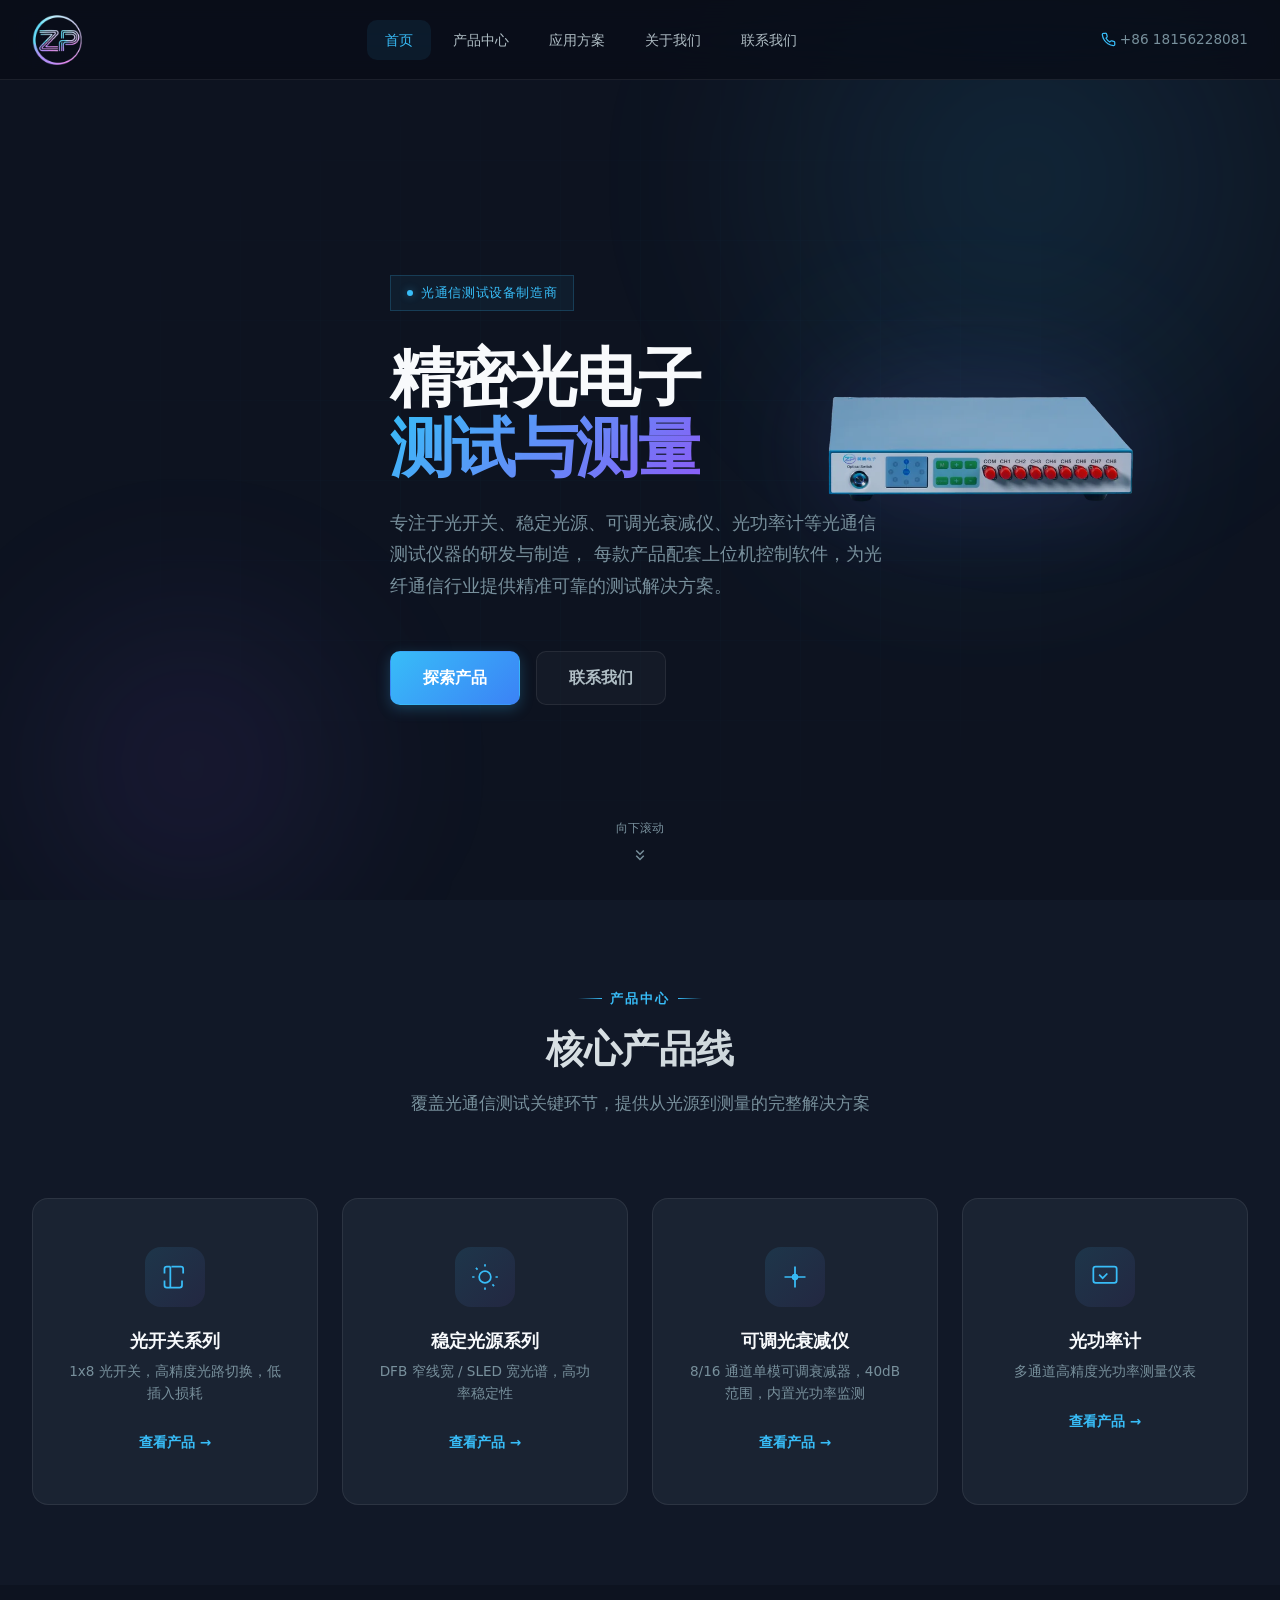
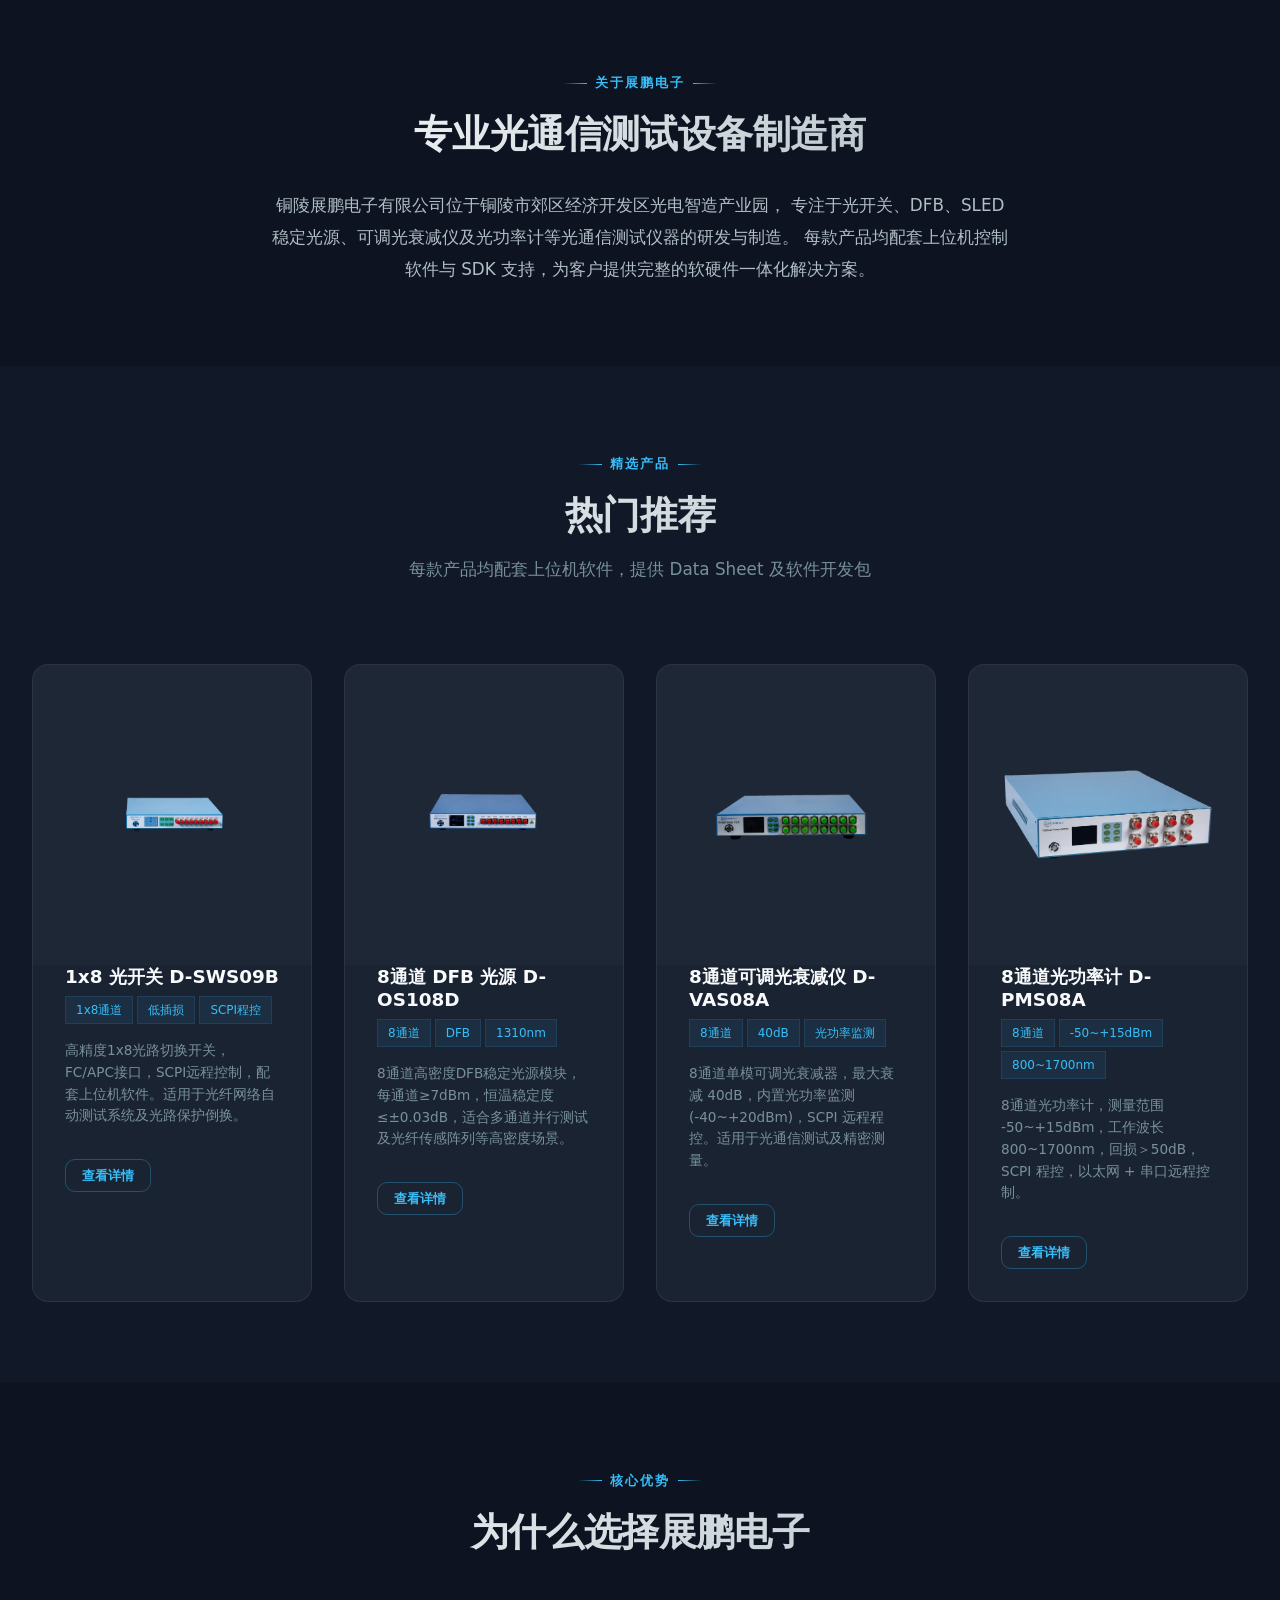
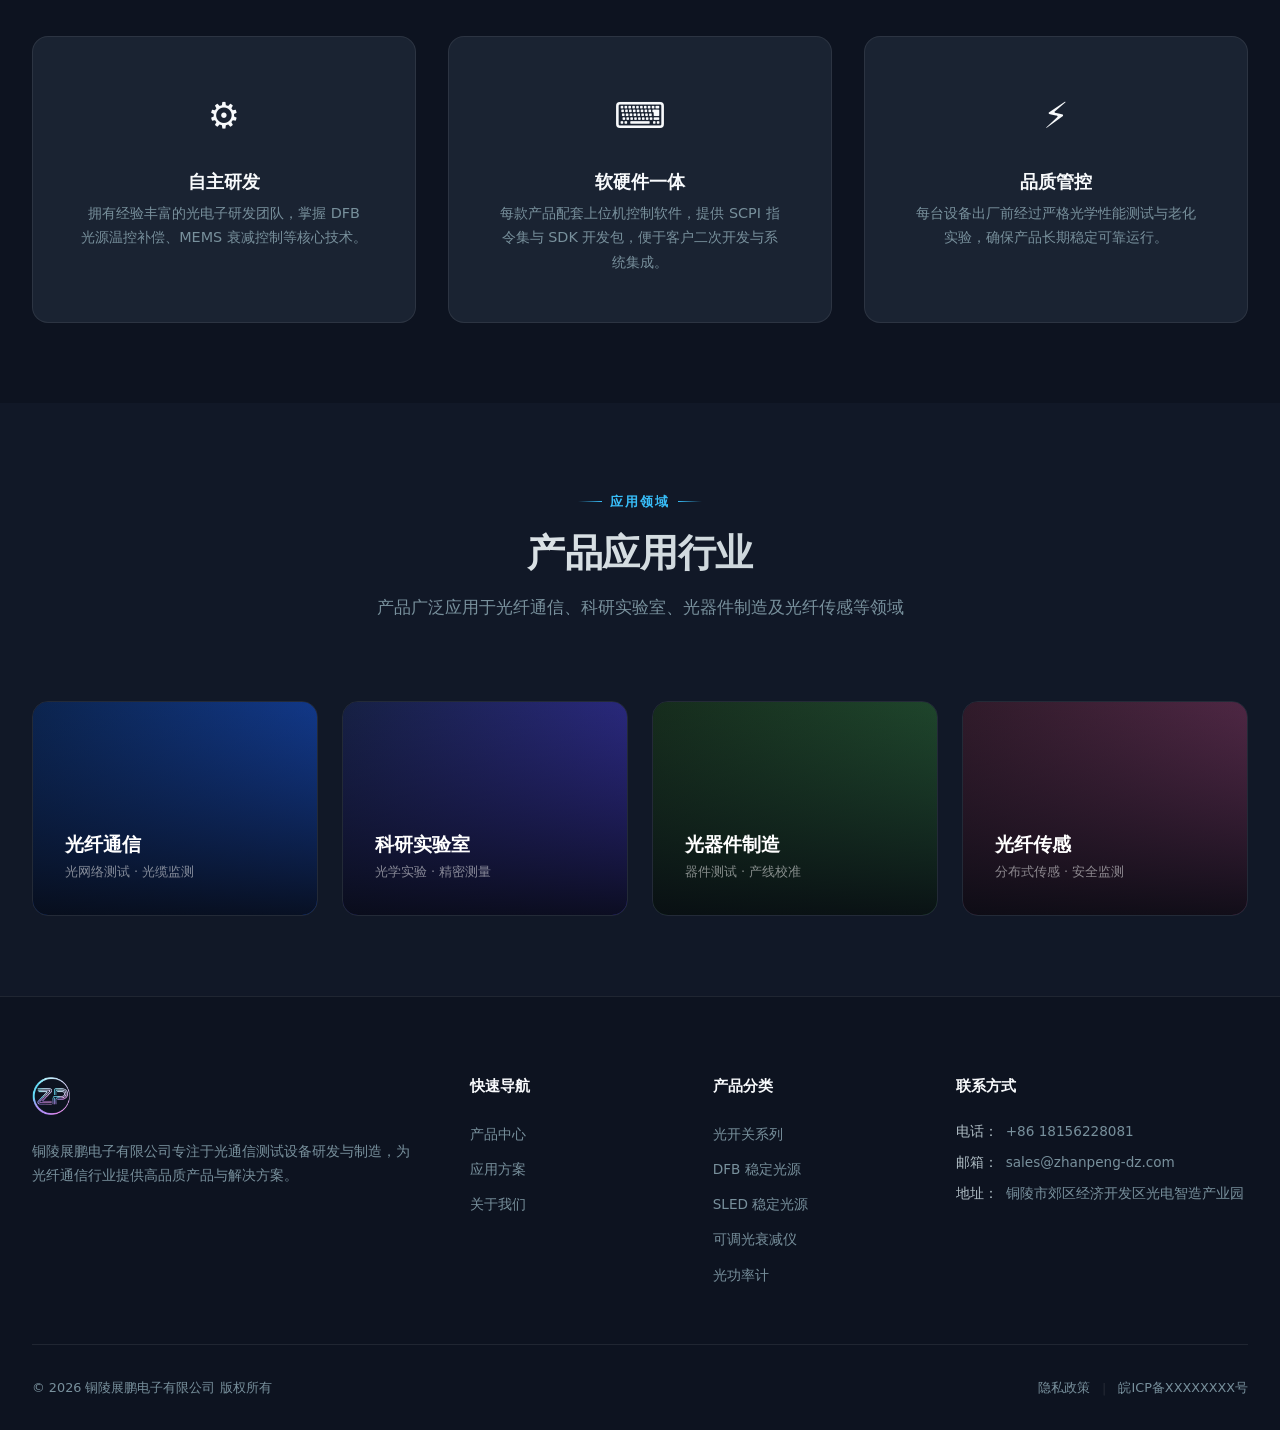
<file: index.html>
<!DOCTYPE html>
<html lang="zh-CN">
<head>
<meta charset="UTF-8">
<meta name="viewport" content="width=device-width, initial-scale=1.0">
<meta name="description" content="铜陵展鹏电子有限公司 - 专业光通信测试设备制造商，提供光开关、稳定光源、可调光衰减仪、光功率计等光电子测试仪器。">
<title>铜陵展鹏电子有限公司 - 光通信测试设备制造商</title>
<link rel="icon" href="favicon.ico" sizes="any">
<link rel="icon" type="image/png" sizes="32x32" href="assets/images/favicon-32.png">
<link rel="apple-touch-icon" href="assets/images/apple-touch-icon.png">
<link rel="stylesheet" href="assets/css/main.css">
<link rel="preload" as="image" href="assets/images/products/D-SWS09B.webp" fetchpriority="high">
</head>
<body>

<header class="header">
  <div class="container header__inner">
    <a href="index.html" class="header__logo">
      <img src="assets/images/logo-icon.webp" alt="ZP" class="header__logo-icon" width="256" height="256" fetchpriority="high" decoding="async">
    </a>
    <nav class="nav">
      <ul class="nav__list">
        <li><a href="index.html" class="nav__link nav__link--active">首页</a></li>
        <li><a href="products.html" class="nav__link">产品中心</a></li>
        <li><a href="applications.html" class="nav__link">应用方案</a></li>
        <li><a href="about.html" class="nav__link">关于我们</a></li>
        <li><a href="contact.html" class="nav__link">联系我们</a></li>
      </ul>
    </nav>
    <div class="header__actions">
      <span class="header__phone">
        <svg viewBox="0 0 24 24" fill="none" stroke="currentColor" stroke-width="2"><path d="M22 16.92v3a2 2 0 01-2.18 2 19.79 19.79 0 01-8.63-3.07 19.5 19.5 0 01-6-6 19.79 19.79 0 01-3.07-8.67A2 2 0 014.11 2h3a2 2 0 012 1.72c.127.96.361 1.903.7 2.81a2 2 0 01-.45 2.11L8.09 9.91a16 16 0 006 6l1.27-1.27a2 2 0 012.11-.45c.907.339 1.85.573 2.81.7A2 2 0 0122 16.92z"/></svg>
        +86 18156228081
      </span>
      <button class="header__toggle" aria-label="菜单" aria-expanded="false"><span></span><span></span><span></span></button>
    </div>
  </div>
</header>

<!-- Hero -->
<section class="hero">
  <div class="hero__grid"></div>
  <div class="container">
    <div class="hero__content fade-in">
      <div class="hero__badge">光通信测试设备制造商</div>
      <h1 class="hero__title">精密光电子<br><span>测试与测量</span></h1>
      <p class="hero__desc">
        专注于光开关、稳定光源、可调光衰减仪、光功率计等光通信测试仪器的研发与制造，
        每款产品配套上位机控制软件，为光纤通信行业提供精准可靠的测试解决方案。
      </p>
      <div class="hero__actions">
        <a href="products.html" class="btn btn--primary btn--lg">探索产品</a>
        <a href="contact.html" class="btn btn--ghost btn--lg">联系我们</a>
      </div>
    </div>
    <div class="hero__visual">
      <img src="assets/images/products/D-SWS09B.webp" alt="展鹏电子光开关产品" width="1200" height="496" fetchpriority="high" decoding="async">
    </div>
  </div>
  <div class="hero__scroll">
    <span>向下滚动</span>
    <svg width="18" height="18" viewBox="0 0 24 24" fill="none" stroke="currentColor" stroke-width="2"><path d="M7 13l5 5 5-5M7 6l5 5 5-5"/></svg>
  </div>
</section>

<!-- Product Categories -->
<section class="section" id="products">
  <div class="container">
    <div class="section__header fade-in">
      <div class="section__label">产品中心</div>
      <h2 class="section__title">核心产品线</h2>
      <p class="section__subtitle">覆盖光通信测试关键环节，提供从光源到测量的完整解决方案</p>
    </div>

    <div class="product-categories">
      <a href="products.html#optical-switch" class="category-card fade-in fade-in-delay-1">
        <div class="category-card__icon">
          <svg width="28" height="28" viewBox="0 0 24 24" fill="none" stroke="currentColor" stroke-width="1.5"><path d="M8 3H5a2 2 0 00-2 2v4m6-6h8a2 2 0 012 2v4M8 3v18m0-18v18m0 0h8a2 2 0 002-2v-4m-10 6H5a2 2 0 01-2-2v-4"/></svg>
        </div>
        <h3 class="category-card__title">光开关系列</h3>
        <p class="category-card__desc">1x8 光开关，高精度光路切换，低插入损耗</p>
        <span class="category-card__link">查看产品 &rarr;</span>
      </a>
      <a href="products.html#light-source" class="category-card fade-in fade-in-delay-2">
        <div class="category-card__icon">
          <svg width="28" height="28" viewBox="0 0 24 24" fill="none" stroke="currentColor" stroke-width="1.5"><circle cx="12" cy="12" r="5"/><path d="M12 1v2M12 21v2M4.22 4.22l1.42 1.42M18.36 18.36l1.42 1.42M1 12h2M21 12h2"/></svg>
        </div>
        <h3 class="category-card__title">稳定光源系列</h3>
        <p class="category-card__desc">DFB 窄线宽 / SLED 宽光谱，高功率稳定性</p>
        <span class="category-card__link">查看产品 &rarr;</span>
      </a>
      <a href="products.html#voa" class="category-card fade-in fade-in-delay-3">
        <div class="category-card__icon">
          <svg width="28" height="28" viewBox="0 0 24 24" fill="none" stroke="currentColor" stroke-width="1.5"><path d="M12 3v18M3 12h18"/><circle cx="12" cy="12" r="2"/></svg>
        </div>
        <h3 class="category-card__title">可调光衰减仪</h3>
        <p class="category-card__desc">8/16 通道单模可调衰减器，40dB范围，内置光功率监测</p>
        <span class="category-card__link">查看产品 &rarr;</span>
      </a>
      <a href="products.html#opm" class="category-card fade-in fade-in-delay-1">
        <div class="category-card__icon">
          <svg width="28" height="28" viewBox="0 0 24 24" fill="none" stroke="currentColor" stroke-width="1.5"><rect x="2" y="3" width="20" height="14" rx="2"/><path d="M7 10l3 3 4-4"/></svg>
        </div>
        <h3 class="category-card__title">光功率计</h3>
        <p class="category-card__desc">多通道高精度光功率测量仪表</p>
        <span class="category-card__link">查看产品 &rarr;</span>
      </a>
    </div>
  </div>
</section>

<!-- Company Intro -->
<section class="section section--alt">
  <div class="container">
    <div style="text-align: center; max-width: 750px; margin: 0 auto;" class="fade-in">
      <div class="section__label">关于展鹏电子</div>
      <h2 class="section__title" style="margin-bottom: 2rem;">专业光通信测试设备制造商</h2>
      <p style="color: var(--text-secondary); line-height: 1.9; font-size: 1.05rem;">
        铜陵展鹏电子有限公司位于铜陵市郊区经济开发区光电智造产业园，
        专注于光开关、DFB、SLED 稳定光源、可调光衰减仪及光功率计等光通信测试仪器的研发与制造。
        每款产品均配套上位机控制软件与 SDK 支持，为客户提供完整的软硬件一体化解决方案。
      </p>
    </div>
  </div>
</section>

<!-- Featured Products -->
<section class="section">
  <div class="container">
    <div class="section__header fade-in">
      <div class="section__label">精选产品</div>
      <h2 class="section__title">热门推荐</h2>
      <p class="section__subtitle">每款产品均配套上位机软件，提供 Data Sheet 及软件开发包</p>
    </div>

    <div class="product-highlights">
      <div class="product-card fade-in fade-in-delay-1">
        <div class="product-card__image">
          <img src="assets/images/products/D-SWS09B.webp" alt="1x8光开关 D-SWS09B" width="1200" height="496" loading="lazy" decoding="async">
        </div>
        <div class="product-card__body">
          <h3 class="product-card__title">1x8 光开关 D-SWS09B</h3>
          <div class="product-card__specs">
            <span class="product-card__spec">1x8通道</span><span class="product-card__spec">低插损</span><span class="product-card__spec">SCPI程控</span>
          </div>
          <p class="product-card__desc">高精度1x8光路切换开关，FC/APC接口，SCPI远程控制，配套上位机软件。适用于光纤网络自动测试系统及光路保护倒换。</p>
          <div class="product-card__action">
            <a href="product-detail-sws09.html" class="btn btn--outline btn--sm">查看详情</a>
          </div>
        </div>
      </div>

      <div class="product-card fade-in fade-in-delay-2">
        <div class="product-card__image">
          <img src="assets/images/products/D-OS108D.webp" alt="8通道稳定光源 D-OS108D" width="1200" height="560" loading="lazy" decoding="async">
        </div>
        <div class="product-card__body">
          <h3 class="product-card__title">8通道 DFB 光源 D-OS108D</h3>
          <div class="product-card__specs">
            <span class="product-card__spec">8通道</span><span class="product-card__spec">DFB</span><span class="product-card__spec">1310nm</span>
          </div>
          <p class="product-card__desc">8通道高密度DFB稳定光源模块，每通道≥7dBm，恒温稳定度≤±0.03dB，适合多通道并行测试及光纤传感阵列等高密度场景。</p>
          <div class="product-card__action">
            <a href="product-detail-os108.html" class="btn btn--outline btn--sm">查看详情</a>
          </div>
        </div>
      </div>

      <div class="product-card fade-in fade-in-delay-3">
        <div class="product-card__image">
          <img src="assets/images/products/D-VAS08A.webp?v=2" alt="可调光衰减仪 D-VAS08A" width="1200" height="488" loading="lazy" decoding="async">
        </div>
        <div class="product-card__body">
          <h3 class="product-card__title">8通道可调光衰减仪 D-VAS08A</h3>
          <div class="product-card__specs">
            <span class="product-card__spec">8通道</span><span class="product-card__spec">40dB</span><span class="product-card__spec">光功率监测</span>
          </div>
          <p class="product-card__desc">8通道单模可调光衰减器，最大衰减 40dB，内置光功率监测(-40~+20dBm)，SCPI 远程程控。适用于光通信测试及精密测量。</p>
          <div class="product-card__action">
            <a href="product-detail-voa.html" class="btn btn--outline btn--sm">查看详情</a>
          </div>
        </div>
      </div>

      <div class="product-card fade-in fade-in-delay-1">
        <div class="product-card__image">
          <img src="assets/images/products/D-PMS08A.webp" alt="光功率计 D-PMS08A" width="1200" height="530" loading="lazy" decoding="async">
        </div>
        <div class="product-card__body">
          <h3 class="product-card__title">8通道光功率计 D-PMS08A</h3>
          <div class="product-card__specs">
            <span class="product-card__spec">8通道</span><span class="product-card__spec">-50~+15dBm</span><span class="product-card__spec">800~1700nm</span>
          </div>
          <p class="product-card__desc">8通道光功率计，测量范围 -50~+15dBm，工作波长 800~1700nm，回损＞50dB，SCPI 程控，以太网 + 串口远程控制。</p>
          <div class="product-card__action">
            <a href="product-detail-opm.html" class="btn btn--outline btn--sm">查看详情</a>
          </div>
        </div>
      </div>
    </div>
  </div>
</section>

<!-- Advantages -->
<section class="section section--alt">
  <div class="container">
    <div class="section__header fade-in">
      <div class="section__label">核心优势</div>
      <h2 class="section__title">为什么选择展鹏电子</h2>
    </div>
    <div class="advantages">
      <div class="advantage-card fade-in fade-in-delay-1">
        <span class="advantage-card__icon">&#9881;</span>
        <h3 class="advantage-card__title">自主研发</h3>
        <p class="advantage-card__desc">拥有经验丰富的光电子研发团队，掌握 DFB 光源温控补偿、MEMS 衰减控制等核心技术。</p>
      </div>
      <div class="advantage-card fade-in fade-in-delay-2">
        <span class="advantage-card__icon">&#9000;</span>
        <h3 class="advantage-card__title">软硬件一体</h3>
        <p class="advantage-card__desc">每款产品配套上位机控制软件，提供 SCPI 指令集与 SDK 开发包，便于客户二次开发与系统集成。</p>
      </div>
      <div class="advantage-card fade-in fade-in-delay-3">
        <span class="advantage-card__icon">&#9889;</span>
        <h3 class="advantage-card__title">品质管控</h3>
        <p class="advantage-card__desc">每台设备出厂前经过严格光学性能测试与老化实验，确保产品长期稳定可靠运行。</p>
      </div>
    </div>
  </div>
</section>

<!-- Industries -->
<section class="section">
  <div class="container">
    <div class="section__header fade-in">
      <div class="section__label">应用领域</div>
      <h2 class="section__title">产品应用行业</h2>
      <p class="section__subtitle">产品广泛应用于光纤通信、科研实验室、光器件制造及光纤传感等领域</p>
    </div>
    <div class="industries">
      <a href="applications.html" class="industry-card fade-in fade-in-delay-1">
        <div class="industry-card__bg" style="background: linear-gradient(135deg, #0d2b5e, #1a56db);"></div>
        <div class="industry-card__overlay"></div>
        <div class="industry-card__content">
          <h3 class="industry-card__title">光纤通信</h3>
          <p style="color: rgba(255,255,255,0.5); font-size: 0.8rem;">光网络测试 &middot; 光缆监测</p>
        </div>
      </a>
      <a href="applications.html" class="industry-card fade-in fade-in-delay-2">
        <div class="industry-card__bg" style="background: linear-gradient(135deg, #1a2650, #4338ca);"></div>
        <div class="industry-card__overlay"></div>
        <div class="industry-card__content">
          <h3 class="industry-card__title">科研实验室</h3>
          <p style="color: rgba(255,255,255,0.5); font-size: 0.8rem;">光学实验 &middot; 精密测量</p>
        </div>
      </a>
      <a href="applications.html" class="industry-card fade-in fade-in-delay-3">
        <div class="industry-card__bg" style="background: linear-gradient(135deg, #1a3520, #2d6b40);"></div>
        <div class="industry-card__overlay"></div>
        <div class="industry-card__content">
          <h3 class="industry-card__title">光器件制造</h3>
          <p style="color: rgba(255,255,255,0.5); font-size: 0.8rem;">器件测试 &middot; 产线校准</p>
        </div>
      </a>
      <a href="applications.html" class="industry-card fade-in fade-in-delay-3">
        <div class="industry-card__bg" style="background: linear-gradient(135deg, #3a1f30, #7c3a68);"></div>
        <div class="industry-card__overlay"></div>
        <div class="industry-card__content">
          <h3 class="industry-card__title">光纤传感</h3>
          <p style="color: rgba(255,255,255,0.5); font-size: 0.8rem;">分布式传感 &middot; 安全监测</p>
        </div>
      </a>
    </div>
  </div>
</section>

<footer class="footer">
  <div class="container">
    <div class="footer__grid">
      <div class="footer__col">
        <h4 class="footer__col-title"><img src="assets/images/logo-icon.webp" alt="ZP" style="height:38px;width:auto;" width="256" height="256" loading="lazy" decoding="async"></h4>
        <p class="footer__about">铜陵展鹏电子有限公司专注于光通信测试设备研发与制造，为光纤通信行业提供高品质产品与解决方案。</p>
      </div>
      <div class="footer__col">
        <h4 class="footer__col-title">快速导航</h4>
        <ul class="footer__links">
          <li><a href="products.html">产品中心</a></li>
          <li><a href="applications.html">应用方案</a></li>
          <li><a href="about.html">关于我们</a></li>
        </ul>
      </div>
      <div class="footer__col">
        <h4 class="footer__col-title">产品分类</h4>
        <ul class="footer__links">
          <li><a href="products.html#optical-switch">光开关系列</a></li>
          <li><a href="products.html#dfb">DFB 稳定光源</a></li>
          <li><a href="products.html#sled">SLED 稳定光源</a></li>
          <li><a href="products.html#voa">可调光衰减仪</a></li>
          <li><a href="products.html#opm">光功率计</a></li>
        </ul>
      </div>
      <div class="footer__col">
        <h4 class="footer__col-title">联系方式</h4>
        <div class="footer__contact-item"><strong>电话：</strong> +86 18156228081</div>
        <div class="footer__contact-item"><strong>邮箱：</strong> sales@zhanpeng-dz.com</div>
        <div class="footer__contact-item"><strong>地址：</strong> 铜陵市郊区经济开发区光电智造产业园</div>
      </div>
    </div>
    <div class="footer__bottom">
      <span>&copy; 2026 铜陵展鹏电子有限公司 版权所有</span>
      <span><a href="privacy.html">隐私政策</a> <span style="margin: 0 0.5rem; color: rgba(255,255,255,0.1);">|</span> <a href="https://beian.miit.gov.cn/" target="_blank" rel="noopener">皖ICP备XXXXXXXX号</a></span>
    </div>
  </div>
</footer>

<button class="back-to-top" aria-label="回到顶部">&uarr;</button>
<script src="assets/js/main.js"></script>
</body>
</html>
</file>
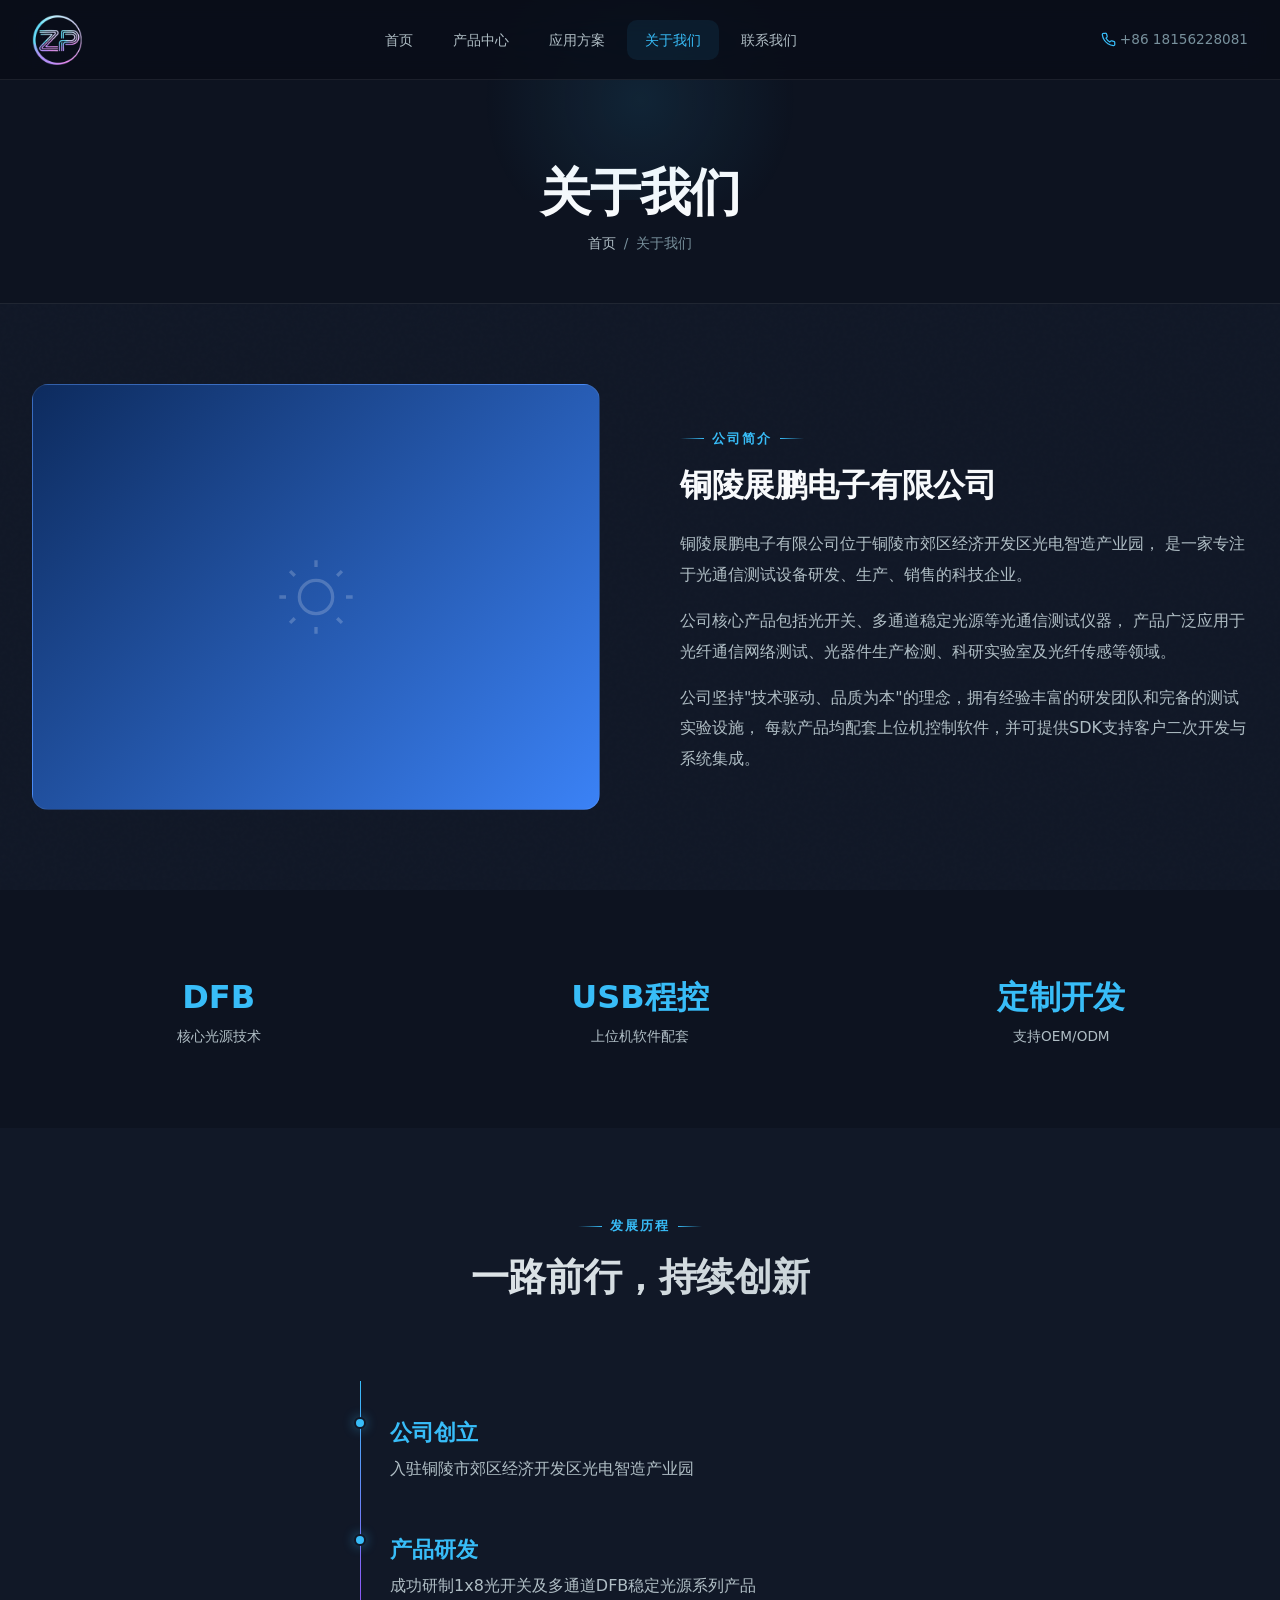
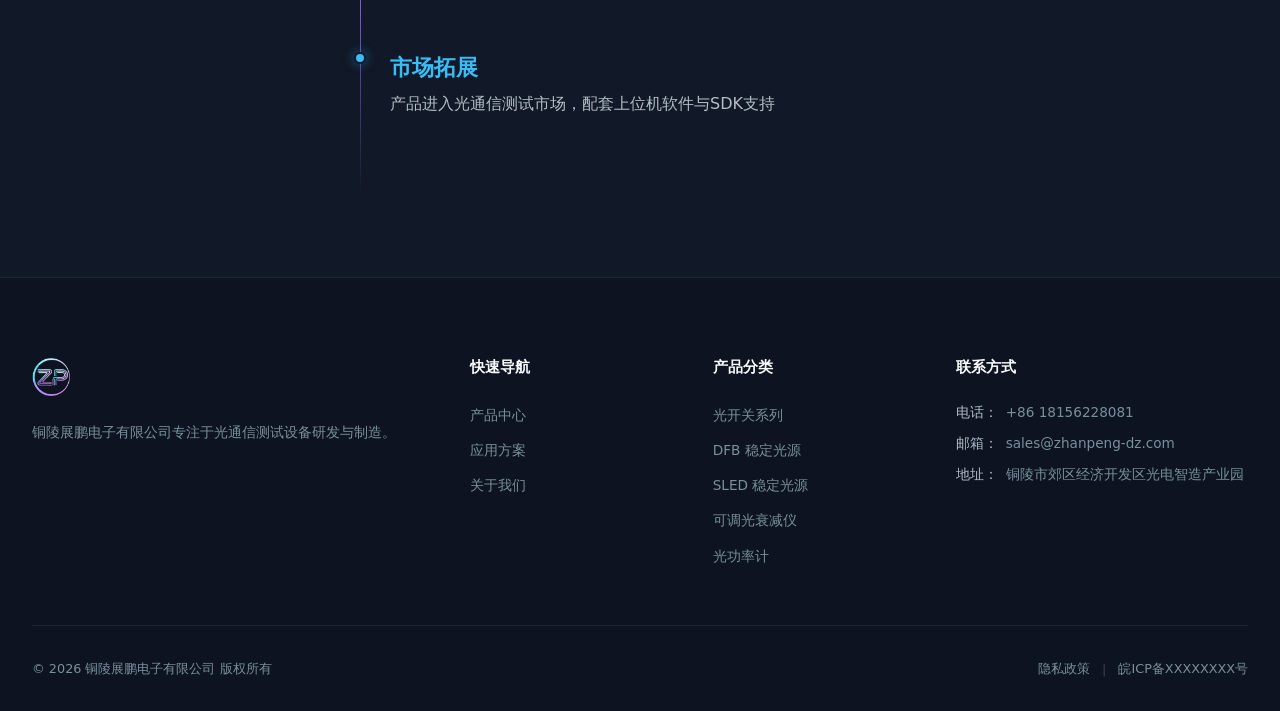
<file: about.html>
<!DOCTYPE html>
<html lang="zh-CN">
<head>
<meta charset="UTF-8">
<meta name="viewport" content="width=device-width, initial-scale=1.0">
<meta name="description" content="铜陵展鹏电子有限公司 - 了解公司发展历程、研发实力、资质荣誉。专业光通信测试设备制造商。">
<title>关于我们 - 铜陵展鹏电子有限公司</title>
<link rel="icon" href="favicon.ico" sizes="any">
<link rel="icon" type="image/png" sizes="32x32" href="assets/images/favicon-32.png">
<link rel="apple-touch-icon" href="assets/images/apple-touch-icon.png">
<link rel="stylesheet" href="assets/css/main.css">
</head>
<body>

<header class="header">
  <div class="container header__inner">
    <a href="index.html" class="header__logo"><img src="assets/images/logo-icon.webp" alt="ZP" class="header__logo-icon" width="256" height="256" fetchpriority="high" decoding="async"></a>
    <nav class="nav">
      <ul class="nav__list">
        <li><a href="index.html" class="nav__link">首页</a></li>
        <li><a href="products.html" class="nav__link">产品中心</a></li>
        <li><a href="applications.html" class="nav__link">应用方案</a></li>
        <li><a href="about.html" class="nav__link nav__link--active">关于我们</a></li>
        
        <li><a href="contact.html" class="nav__link">联系我们</a></li>
      </ul>
    </nav>
    <div class="header__actions">
      <span class="header__phone"><svg class="header__phone-icon" viewBox="0 0 24 24" fill="none" stroke="currentColor" stroke-width="2"><path d="M22 16.92v3a2 2 0 01-2.18 2 19.79 19.79 0 01-8.63-3.07 19.5 19.5 0 01-6-6 19.79 19.79 0 01-3.07-8.67A2 2 0 014.11 2h3a2 2 0 012 1.72c.127.96.361 1.903.7 2.81a2 2 0 01-.45 2.11L8.09 9.91a16 16 0 006 6l1.27-1.27a2 2 0 012.11-.45c.907.339 1.85.573 2.81.7A2 2 0 0122 16.92z"/></svg> +86 18156228081</span>
      
      <button class="header__toggle" aria-label="菜单" aria-expanded="false"><span></span><span></span><span></span></button>
    </div>
  </div>
</header>

<section class="page-banner">
  <div class="container">
    <h1 class="page-banner__title">关于我们</h1>
    <div class="page-banner__breadcrumb"><a href="index.html">首页</a> <span>/</span> <span>关于我们</span></div>
  </div>
</section>

<!-- Company Intro -->
<section class="section">
  <div class="container">
    <div class="about-intro">
      <div class="about-intro__image fade-in" style="background: linear-gradient(135deg, #0d2b5e, var(--brand-blue)); display: flex; align-items: center; justify-content: center; color: rgba(255,255,255,0.2); font-size: 64px;">
        <svg width="80" height="80" viewBox="0 0 24 24" fill="none" stroke="currentColor" stroke-width="1"><circle cx="12" cy="12" r="5"/><path d="M12 1v2M12 21v2M4.22 4.22l1.42 1.42M18.36 18.36l1.42 1.42M1 12h2M21 12h2M4.22 19.78l1.42-1.42M18.36 5.64l1.42-1.42"/></svg>
      </div>
      <div class="fade-in">
        <span class="section__label">公司简介</span>
        <h2 style="font-size: 2rem; margin-bottom: 1.5rem;">铜陵展鹏电子有限公司</h2>
        <p style="color: var(--text-secondary); line-height: 1.9; margin-bottom: 1rem;">
          铜陵展鹏电子有限公司位于铜陵市郊区经济开发区光电智造产业园，
          是一家专注于光通信测试设备研发、生产、销售的科技企业。
        </p>
        <p style="color: var(--text-secondary); line-height: 1.9; margin-bottom: 1rem;">
          公司核心产品包括光开关、多通道稳定光源等光通信测试仪器，
          产品广泛应用于光纤通信网络测试、光器件生产检测、科研实验室及光纤传感等领域。
        </p>
        <p style="color: var(--text-secondary); line-height: 1.9;">
          公司坚持"技术驱动、品质为本"的理念，拥有经验丰富的研发团队和完备的测试实验设施，
          每款产品均配套上位机控制软件，并可提供SDK支持客户二次开发与系统集成。
        </p>
      </div>
    </div>
  </div>
</section>

<!-- Key Stats -->
<section class="section section--alt">
  <div class="container">
    <div style="display: grid; grid-template-columns: repeat(3, 1fr); gap: 3rem; text-align: center;">
      <div class="fade-in"><div style="font-size: 2rem; font-weight: 800; color: var(--brand-cyan);">DFB</div><div style="font-size: 0.85rem; color: var(--text-secondary);">核心光源技术</div></div>
      <div class="fade-in fade-in-delay-1"><div style="font-size: 2rem; font-weight: 800; color: var(--brand-cyan);">USB程控</div><div style="font-size: 0.85rem; color: var(--text-secondary);">上位机软件配套</div></div>
      <div class="fade-in fade-in-delay-2"><div style="font-size: 2rem; font-weight: 800; color: var(--brand-cyan);">定制开发</div><div style="font-size: 0.85rem; color: var(--text-secondary);">支持OEM/ODM</div></div>
    </div>
  </div>
</section>

<!-- Development Timeline -->
<section class="section">
  <div class="container">
    <div class="section__header fade-in">
      <span class="section__label">发展历程</span>
      <h2 class="section__title">一路前行，持续创新</h2>
    </div>
    <div class="timeline" style="max-width: 600px; margin: 0 auto;">
      <div class="timeline__item fade-in">
        <div class="timeline__dot" style="left: 20px;"></div>
        <div class="timeline__content" style="width: auto; margin-left: 50px;">
          <div class="timeline__year">公司创立</div>
          <p style="color: var(--text-secondary);">入驻铜陵市郊区经济开发区光电智造产业园</p>
        </div>
      </div>
      <div class="timeline__item fade-in">
        <div class="timeline__dot" style="left: 20px;"></div>
        <div class="timeline__content" style="width: auto; margin-left: 50px;">
          <div class="timeline__year">产品研发</div>
          <p style="color: var(--text-secondary);">成功研制1x8光开关及多通道DFB稳定光源系列产品</p>
        </div>
      </div>
      <div class="timeline__item fade-in">
        <div class="timeline__dot" style="left: 20px;"></div>
        <div class="timeline__content" style="width: auto; margin-left: 50px;">
          <div class="timeline__year">市场拓展</div>
          <p style="color: var(--text-secondary);">产品进入光通信测试市场，配套上位机软件与SDK支持</p>
        </div>
      </div>
    </div>
  </div>
</section>


<footer class="footer">
  <div class="container">
    <div class="footer__grid">
      <div class="footer__col"><h4 class="footer__col-title"><img src="assets/images/logo-icon.webp" alt="ZP" style="height:38px;width:auto;" width="256" height="256" loading="lazy" decoding="async"></h4><p class="footer__about">铜陵展鹏电子有限公司专注于光通信测试设备研发与制造。</p></div>
      <div class="footer__col"><h4 class="footer__col-title">快速导航</h4><ul class="footer__links"><li><a href="products.html">产品中心</a></li><li><a href="applications.html">应用方案</a></li><li><a href="about.html">关于我们</a></li></ul></div>
      <div class="footer__col"><h4 class="footer__col-title">产品分类</h4><ul class="footer__links"><li><a href="products.html#optical-switch">光开关系列</a></li><li><a href="products.html#dfb">DFB 稳定光源</a></li><li><a href="products.html#sled">SLED 稳定光源</a></li><li><a href="products.html#voa">可调光衰减仪</a></li><li><a href="products.html#opm">光功率计</a></li></ul></div>
      <div class="footer__col"><h4 class="footer__col-title">联系方式</h4><div class="footer__contact-item"><strong>电话：</strong> +86 18156228081</div><div class="footer__contact-item"><strong>邮箱：</strong> sales@zhanpeng-dz.com</div><div class="footer__contact-item"><strong>地址：</strong> 铜陵市郊区经济开发区光电智造产业园</div></div>
    </div>
    <div class="footer__bottom"><span>© 2026 铜陵展鹏电子有限公司 版权所有</span><span><a href="privacy.html">隐私政策</a> <span style="margin: 0 0.5rem; color: rgba(255,255,255,0.2);">|</span> <a href="https://beian.miit.gov.cn/" target="_blank" rel="noopener">皖ICP备XXXXXXXX号</a></span></div>
  </div>
</footer>

<button class="back-to-top" aria-label="回到顶部">↑</button>
<script src="assets/js/main.js"></script>
</body>
</html>
</file>
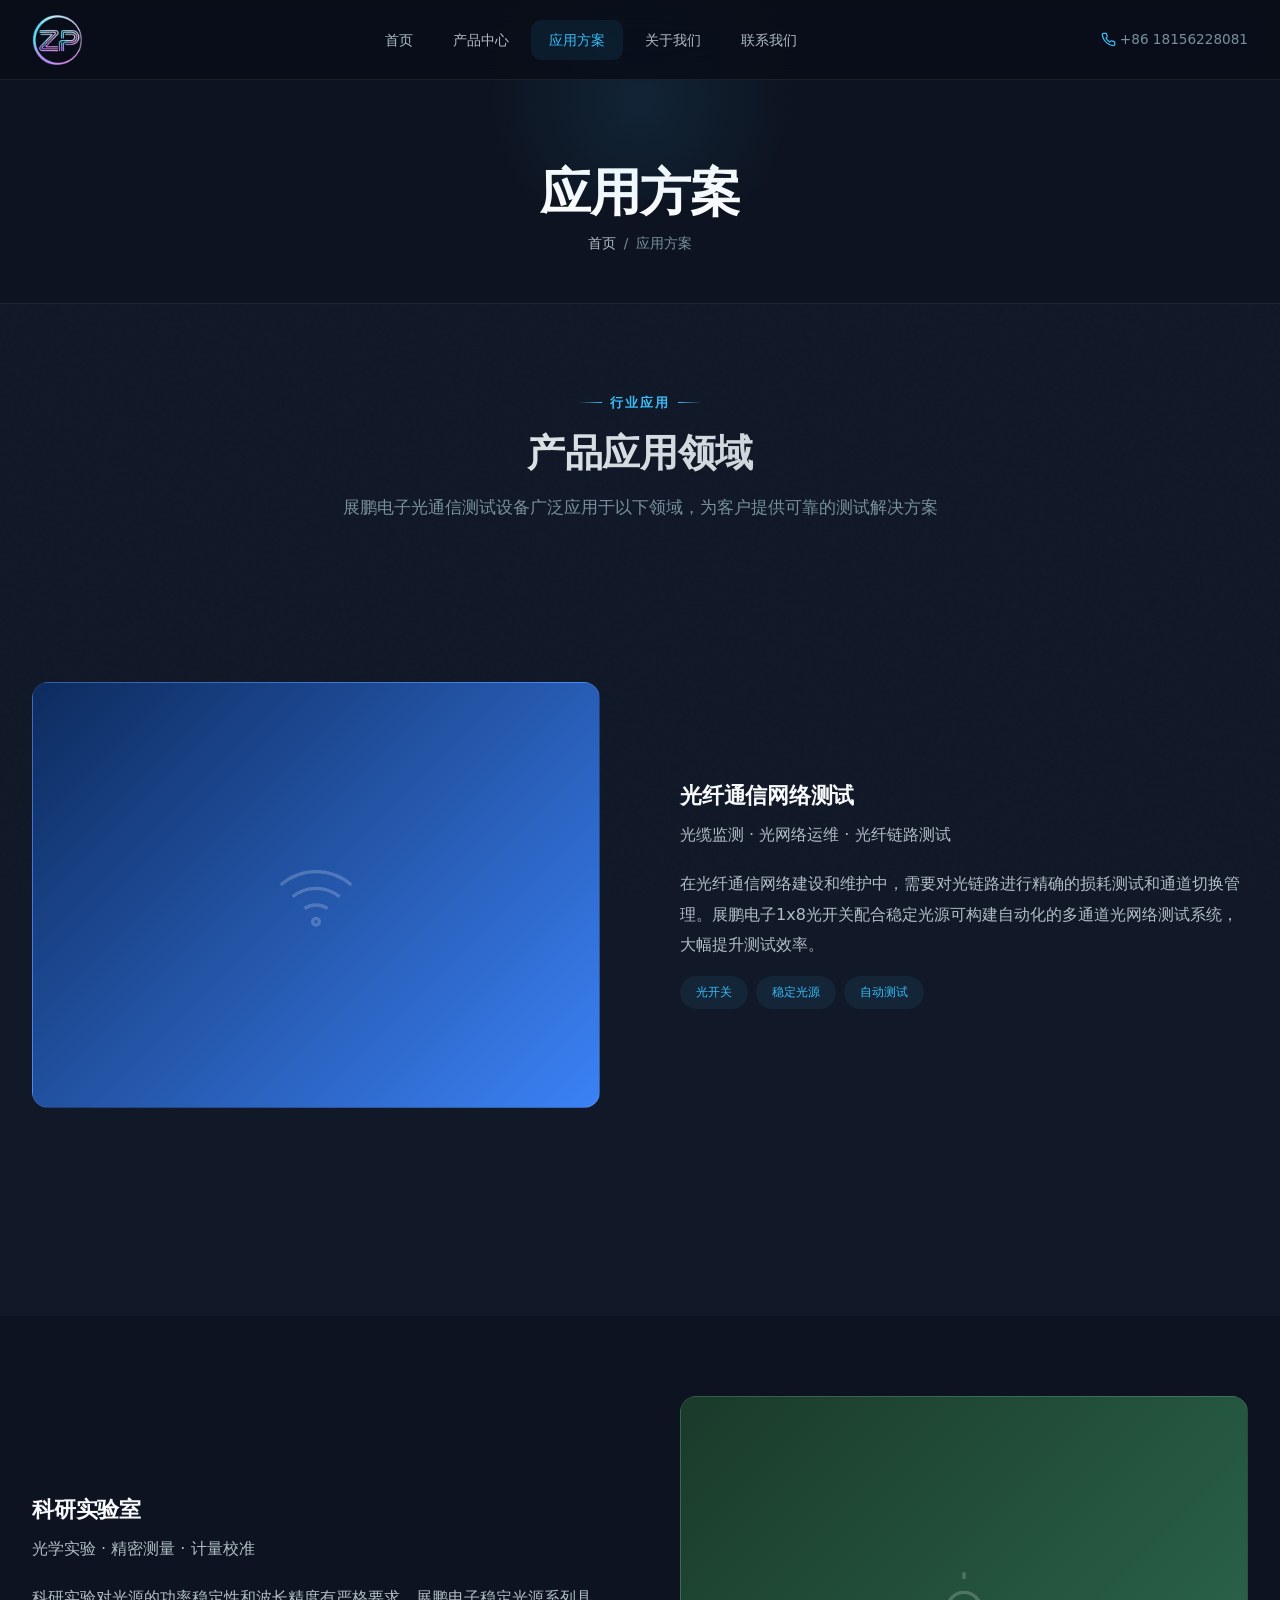
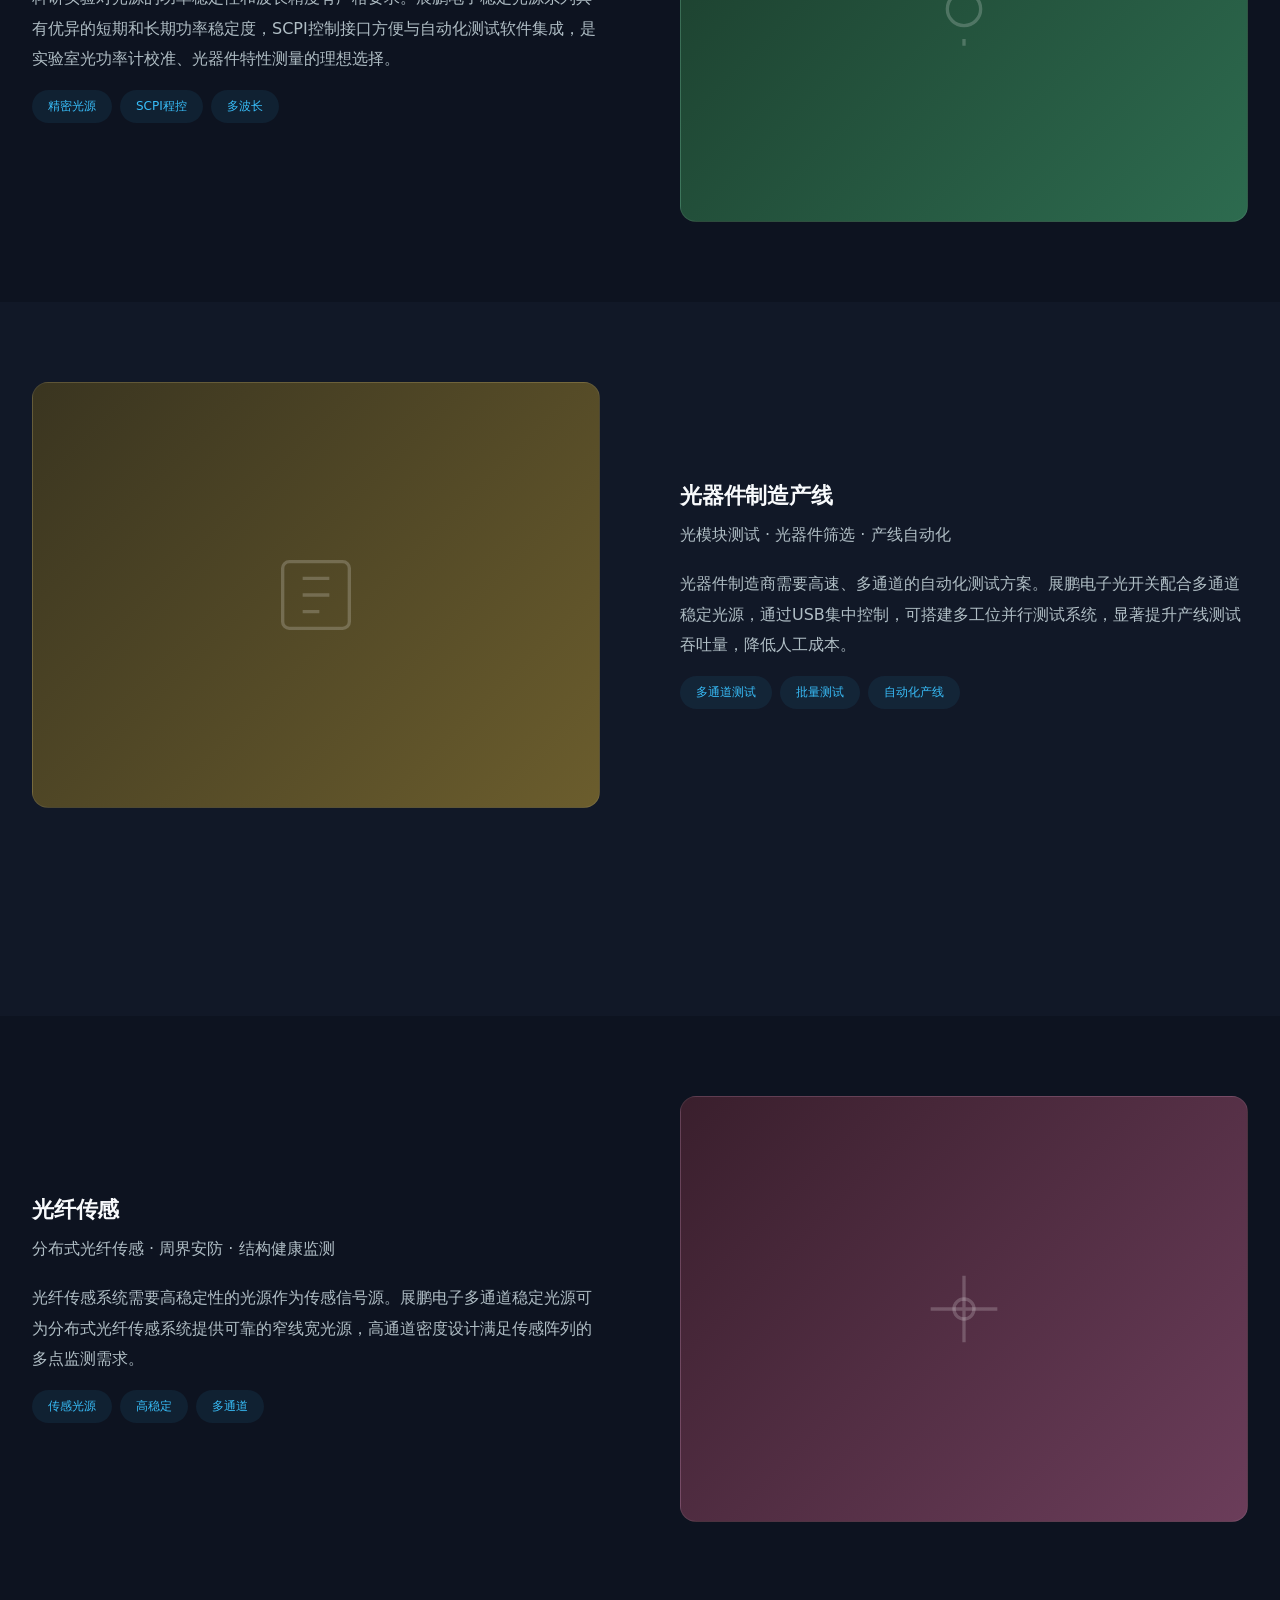
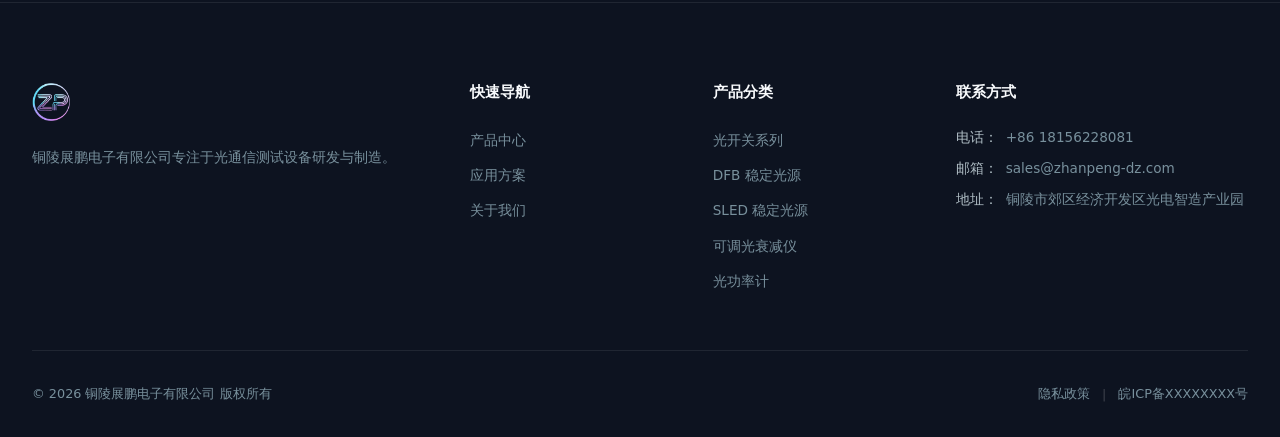
<file: applications.html>
<!DOCTYPE html>
<html lang="zh-CN">
<head>
<meta charset="UTF-8">
<meta name="viewport" content="width=device-width, initial-scale=1.0">
<meta name="description" content="展鹏电子产品应用方案 - 光纤通信测试、科研实验室、光器件制造产线、光纤传感等行业解决方案。">
<title>应用方案 - 铜陵展鹏电子有限公司</title>
<link rel="icon" href="favicon.ico" sizes="any">
<link rel="icon" type="image/png" sizes="32x32" href="assets/images/favicon-32.png">
<link rel="apple-touch-icon" href="assets/images/apple-touch-icon.png">
<link rel="stylesheet" href="assets/css/main.css">
</head>
<body>

<header class="header">
  <div class="container header__inner">
    <a href="index.html" class="header__logo"><img src="assets/images/logo-icon.webp" alt="ZP" class="header__logo-icon" width="256" height="256" fetchpriority="high" decoding="async"></a>
    <nav class="nav">
      <ul class="nav__list">
        <li><a href="index.html" class="nav__link">首页</a></li>
        <li><a href="products.html" class="nav__link">产品中心</a></li>
        <li><a href="applications.html" class="nav__link nav__link--active">应用方案</a></li>
        <li><a href="about.html" class="nav__link">关于我们</a></li>
        
        <li><a href="contact.html" class="nav__link">联系我们</a></li>
      </ul>
    </nav>
    <div class="header__actions">
      <span class="header__phone"><svg class="header__phone-icon" viewBox="0 0 24 24" fill="none" stroke="currentColor" stroke-width="2"><path d="M22 16.92v3a2 2 0 01-2.18 2 19.79 19.79 0 01-8.63-3.07 19.5 19.5 0 01-6-6 19.79 19.79 0 01-3.07-8.67A2 2 0 014.11 2h3a2 2 0 012 1.72c.127.96.361 1.903.7 2.81a2 2 0 01-.45 2.11L8.09 9.91a16 16 0 006 6l1.27-1.27a2 2 0 012.11-.45c.907.339 1.85.573 2.81.7A2 2 0 0122 16.92z"/></svg> +86 18156228081</span>
      
      <button class="header__toggle" aria-label="菜单" aria-expanded="false"><span></span><span></span><span></span></button>
    </div>
  </div>
</header>

<section class="page-banner">
  <div class="container"><h1 class="page-banner__title">应用方案</h1><div class="page-banner__breadcrumb"><a href="index.html">首页</a> <span>/</span> <span>应用方案</span></div></div>
</section>

<section class="section">
  <div class="container">
    <div class="section__header fade-in">
      <span class="section__label">行业应用</span>
      <h2 class="section__title">产品应用领域</h2>
      <p class="section__subtitle">展鹏电子光通信测试设备广泛应用于以下领域，为客户提供可靠的测试解决方案</p>
    </div>
  </div>
</section>

<!-- Telecom -->
<section class="section" style="padding-top: 0;">
  <div class="container">
    <div class="about-intro" style="margin-bottom: 8rem;">
      <div class="about-intro__image fade-in" style="background: linear-gradient(135deg, #0d2b5e, var(--brand-blue)); display: flex; align-items: center; justify-content: center; color: rgba(255,255,255,0.2); font-size: 64px;">
        <svg width="80" height="80" viewBox="0 0 24 24" fill="none" stroke="currentColor" stroke-width="1"><path d="M5 12.55a11 11 0 0114.08 0"/><path d="M1.42 9a16 16 0 0121.16 0"/><path d="M8.53 16.11a6 6 0 016.95 0"/><circle cx="12" cy="20" r="1"/></svg>
      </div>
      <div class="fade-in">
        <h2 style="font-size: 1.4rem; margin-bottom: 1rem;">光纤通信网络测试</h2>
        <h3 style="font-weight: 400; color: var(--text-secondary); font-size: 1rem; margin-bottom: 1.5rem;">光缆监测 · 光网络运维 · 光纤链路测试</h3>
        <p style="color: var(--text-secondary); line-height: 1.9; margin-bottom: 1rem;">在光纤通信网络建设和维护中，需要对光链路进行精确的损耗测试和通道切换管理。展鹏电子1x8光开关配合稳定光源可构建自动化的多通道光网络测试系统，大幅提升测试效率。</p>
        <div style="display: flex; flex-wrap: wrap; gap: 0.5rem;">
          <span style="padding: 6px 16px; background: rgba(56,189,248,0.08); border-radius: 9999px; font-size: 0.75rem; color: var(--brand-cyan);">光开关</span>
          <span style="padding: 6px 16px; background: rgba(56,189,248,0.08); border-radius: 9999px; font-size: 0.75rem; color: var(--brand-cyan);">稳定光源</span>
          <span style="padding: 6px 16px; background: rgba(56,189,248,0.08); border-radius: 9999px; font-size: 0.75rem; color: var(--brand-cyan);">自动测试</span>
        </div>
      </div>
    </div>
  </div>
</section>

<!-- Lab -->
<section class="section section--alt">
  <div class="container">
    <div class="about-intro" style="margin-bottom: 0;">
      <div class="fade-in">
        <h2 style="font-size: 1.4rem; margin-bottom: 1rem;">科研实验室</h2>
        <h3 style="font-weight: 400; color: var(--text-secondary); font-size: 1rem; margin-bottom: 1.5rem;">光学实验 · 精密测量 · 计量校准</h3>
        <p style="color: var(--text-secondary); line-height: 1.9; margin-bottom: 1rem;">科研实验对光源的功率稳定性和波长精度有严格要求。展鹏电子稳定光源系列具有优异的短期和长期功率稳定度，SCPI控制接口方便与自动化测试软件集成，是实验室光功率计校准、光器件特性测量的理想选择。</p>
        <div style="display: flex; flex-wrap: wrap; gap: 0.5rem;">
          <span style="padding: 6px 16px; background: rgba(56,189,248,0.08); border-radius: 9999px; font-size: 0.75rem; color: var(--brand-cyan);">精密光源</span>
          <span style="padding: 6px 16px; background: rgba(56,189,248,0.08); border-radius: 9999px; font-size: 0.75rem; color: var(--brand-cyan);">SCPI程控</span>
          <span style="padding: 6px 16px; background: rgba(56,189,248,0.08); border-radius: 9999px; font-size: 0.75rem; color: var(--brand-cyan);">多波长</span>
        </div>
      </div>
      <div class="about-intro__image fade-in" style="background: linear-gradient(135deg, #1a3a2a, #2d6b4f); display: flex; align-items: center; justify-content: center; color: rgba(255,255,255,0.2); font-size: 64px;">
        <svg width="80" height="80" viewBox="0 0 24 24" fill="none" stroke="currentColor" stroke-width="1"><circle cx="12" cy="12" r="5"/><path d="M12 1v2M12 21v2"/></svg>
      </div>
    </div>
  </div>
</section>

<!-- Manufacturing -->
<section class="section">
  <div class="container">
    <div class="about-intro" style="margin-bottom: 8rem;">
      <div class="about-intro__image fade-in" style="background: linear-gradient(135deg, #3a3520, #6b5d2d); display: flex; align-items: center; justify-content: center; color: rgba(255,255,255,0.2); font-size: 64px;">
        <svg width="80" height="80" viewBox="0 0 24 24" fill="none" stroke="currentColor" stroke-width="1"><rect x="2" y="2" width="20" height="20" rx="2"/><path d="M8 7h8M8 12h8M8 17h5"/></svg>
      </div>
      <div class="fade-in">
        <h2 style="font-size: 1.4rem; margin-bottom: 1rem;">光器件制造产线</h2>
        <h3 style="font-weight: 400; color: var(--text-secondary); font-size: 1rem; margin-bottom: 1.5rem;">光模块测试 · 光器件筛选 · 产线自动化</h3>
        <p style="color: var(--text-secondary); line-height: 1.9; margin-bottom: 1rem;">光器件制造商需要高速、多通道的自动化测试方案。展鹏电子光开关配合多通道稳定光源，通过USB集中控制，可搭建多工位并行测试系统，显著提升产线测试吞吐量，降低人工成本。</p>
        <div style="display: flex; flex-wrap: wrap; gap: 0.5rem;">
          <span style="padding: 6px 16px; background: rgba(56,189,248,0.08); border-radius: 9999px; font-size: 0.75rem; color: var(--brand-cyan);">多通道测试</span>
          <span style="padding: 6px 16px; background: rgba(56,189,248,0.08); border-radius: 9999px; font-size: 0.75rem; color: var(--brand-cyan);">批量测试</span>
          <span style="padding: 6px 16px; background: rgba(56,189,248,0.08); border-radius: 9999px; font-size: 0.75rem; color: var(--brand-cyan);">自动化产线</span>
        </div>
      </div>
    </div>
  </div>
</section>

<!-- Sensing -->
<section class="section section--alt">
  <div class="container">
    <div class="about-intro" style="margin-bottom: 0;">
      <div class="fade-in">
        <h2 style="font-size: 1.4rem; margin-bottom: 1rem;">光纤传感</h2>
        <h3 style="font-weight: 400; color: var(--text-secondary); font-size: 1rem; margin-bottom: 1.5rem;">分布式光纤传感 · 周界安防 · 结构健康监测</h3>
        <p style="color: var(--text-secondary); line-height: 1.9; margin-bottom: 1rem;">光纤传感系统需要高稳定性的光源作为传感信号源。展鹏电子多通道稳定光源可为分布式光纤传感系统提供可靠的窄线宽光源，高通道密度设计满足传感阵列的多点监测需求。</p>
        <div style="display: flex; flex-wrap: wrap; gap: 0.5rem;">
          <span style="padding: 6px 16px; background: rgba(56,189,248,0.08); border-radius: 9999px; font-size: 0.75rem; color: var(--brand-cyan);">传感光源</span>
          <span style="padding: 6px 16px; background: rgba(56,189,248,0.08); border-radius: 9999px; font-size: 0.75rem; color: var(--brand-cyan);">高稳定</span>
          <span style="padding: 6px 16px; background: rgba(56,189,248,0.08); border-radius: 9999px; font-size: 0.75rem; color: var(--brand-cyan);">多通道</span>
        </div>
      </div>
      <div class="about-intro__image fade-in" style="background: linear-gradient(135deg, #3a1f2d, #6b3d5a); display: flex; align-items: center; justify-content: center; color: rgba(255,255,255,0.2); font-size: 64px;">
        <svg width="80" height="80" viewBox="0 0 24 24" fill="none" stroke="currentColor" stroke-width="1"><path d="M12 2v20M2 12h20"/><circle cx="12" cy="12" r="3"/></svg>
      </div>
    </div>
  </div>
</section>


<footer class="footer">
  <div class="container">
    <div class="footer__grid">
      <div class="footer__col"><h4 class="footer__col-title"><img src="assets/images/logo-icon.webp" alt="ZP" style="height:38px;width:auto;" width="256" height="256" loading="lazy" decoding="async"></h4><p class="footer__about">铜陵展鹏电子有限公司专注于光通信测试设备研发与制造。</p></div>
      <div class="footer__col"><h4 class="footer__col-title">快速导航</h4><ul class="footer__links"><li><a href="products.html">产品中心</a></li><li><a href="applications.html">应用方案</a></li><li><a href="about.html">关于我们</a></li></ul></div>
      <div class="footer__col"><h4 class="footer__col-title">产品分类</h4><ul class="footer__links"><li><a href="products.html#optical-switch">光开关系列</a></li><li><a href="products.html#dfb">DFB 稳定光源</a></li><li><a href="products.html#sled">SLED 稳定光源</a></li><li><a href="products.html#voa">可调光衰减仪</a></li><li><a href="products.html#opm">光功率计</a></li></ul></div>
      <div class="footer__col"><h4 class="footer__col-title">联系方式</h4><div class="footer__contact-item"><strong>电话：</strong> +86 18156228081</div><div class="footer__contact-item"><strong>邮箱：</strong> sales@zhanpeng-dz.com</div><div class="footer__contact-item"><strong>地址：</strong> 铜陵市郊区经济开发区光电智造产业园</div></div>
    </div>
    <div class="footer__bottom"><span>© 2026 铜陵展鹏电子有限公司 版权所有</span><span><a href="privacy.html">隐私政策</a> <span style="margin: 0 0.5rem; color: rgba(255,255,255,0.2);">|</span> <a href="https://beian.miit.gov.cn/" target="_blank" rel="noopener">皖ICP备XXXXXXXX号</a></span></div>
  </div>
</footer>

<button class="back-to-top" aria-label="回到顶部">↑</button>
<script src="assets/js/main.js"></script>
</body>
</html>
</file>
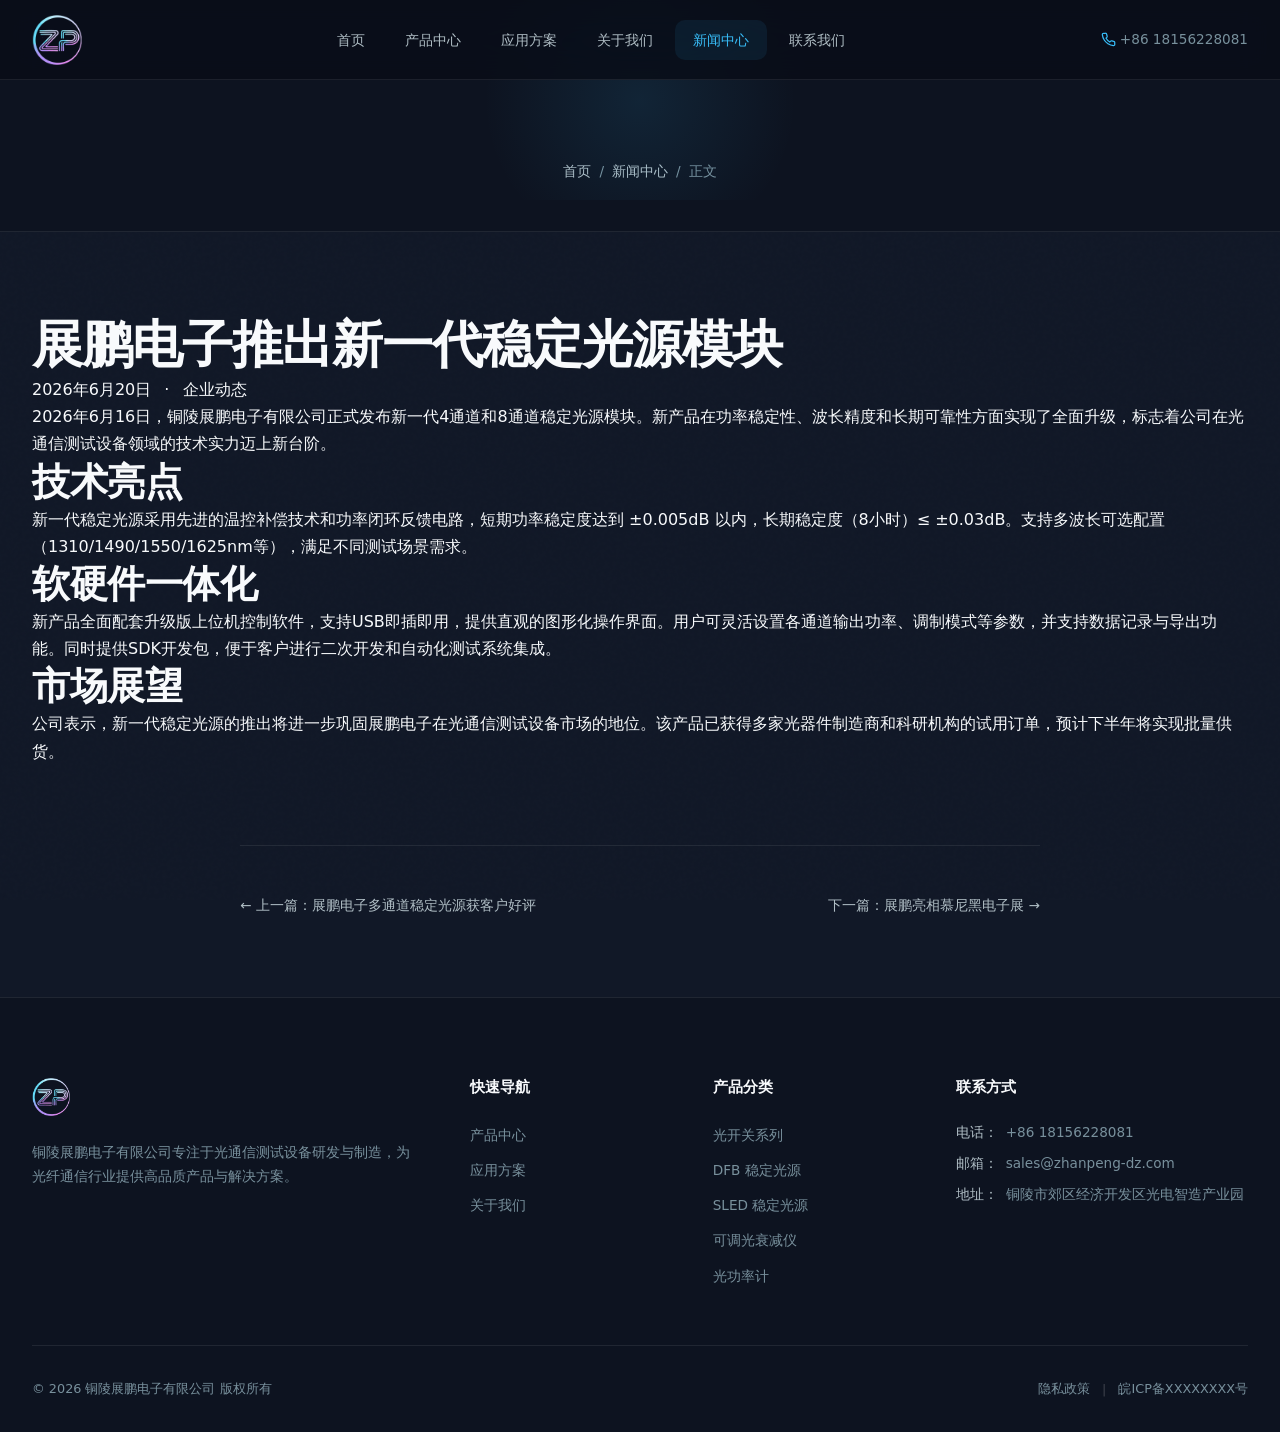
<file: news-detail.html>
<!DOCTYPE html>
<html lang="zh-CN">
<head>
<meta charset="UTF-8">
<meta name="viewport" content="width=device-width, initial-scale=1.0">
<meta name="description" content="展鹏电子发布新一代稳定光源模块，功率稳定性和波长精度全面升级，获多家客户试用订单。">
<title>展鹏电子推出新一代稳定光源模块 - 新闻中心 - 展鹏电子</title>
<link rel="icon" href="favicon.ico" sizes="any">
<link rel="icon" type="image/png" sizes="32x32" href="assets/images/favicon-32.png">
<link rel="apple-touch-icon" href="assets/images/apple-touch-icon.png">
<link rel="stylesheet" href="assets/css/main.css">
</head>
<body>

<header class="header">
  <div class="container header__inner">
    <a href="index.html" class="header__logo"><img src="assets/images/logo-icon.webp" alt="ZP" class="header__logo-icon" width="256" height="256" fetchpriority="high" decoding="async"></a>
    <nav class="nav">
      <ul class="nav__list">
        <li><a href="index.html" class="nav__link">首页</a></li>
        <li><a href="products.html" class="nav__link">产品中心</a></li>
        <li><a href="applications.html" class="nav__link">应用方案</a></li>
        <li><a href="about.html" class="nav__link">关于我们</a></li>
        <li><a href="news.html" class="nav__link nav__link--active">新闻中心</a></li>
        <li><a href="contact.html" class="nav__link">联系我们</a></li>
      </ul>
    </nav>
    <div class="header__actions">
      <span class="header__phone"><svg class="header__phone-icon" viewBox="0 0 24 24" fill="none" stroke="currentColor" stroke-width="2"><path d="M22 16.92v3a2 2 0 01-2.18 2 19.79 19.79 0 01-8.63-3.07 19.5 19.5 0 01-6-6 19.79 19.79 0 01-3.07-8.67A2 2 0 014.11 2h3a2 2 0 012 1.72c.127.96.361 1.903.7 2.81a2 2 0 01-.45 2.11L8.09 9.91a16 16 0 006 6l1.27-1.27a2 2 0 012.11-.45c.907.339 1.85.573 2.81.7A2 2 0 0122 16.92z"/></svg> +86 18156228081</span>
      
      <button class="header__toggle" aria-label="菜单" aria-expanded="false"><span></span><span></span><span></span></button>
    </div>
  </div>
</header>

<section class="page-banner">
  <div class="container"><div class="page-banner__breadcrumb"><a href="index.html">首页</a> <span>/</span> <a href="news.html">新闻中心</a> <span>/</span> <span>正文</span></div></div>
</section>

<section class="section">
  <div class="container">
    <article class="article">
      <div class="article__header fade-in">
        <h1 class="article__title">展鹏电子推出新一代稳定光源模块</h1>
        <div class="article__meta">
          <time>2026年6月20日</time>
          <span style="margin: 0 0.5rem;">·</span>
          <span>企业动态</span>
        </div>
      </div>
      <div class="article__body fade-in">
        <p>2026年6月16日，铜陵展鹏电子有限公司正式发布新一代4通道和8通道稳定光源模块。新产品在功率稳定性、波长精度和长期可靠性方面实现了全面升级，标志着公司在光通信测试设备领域的技术实力迈上新台阶。</p>

        <h2>技术亮点</h2>
        <p>新一代稳定光源采用先进的温控补偿技术和功率闭环反馈电路，短期功率稳定度达到 ±0.005dB 以内，长期稳定度（8小时）≤ ±0.03dB。支持多波长可选配置（1310/1490/1550/1625nm等），满足不同测试场景需求。</p>

        <h2>软硬件一体化</h2>
        <p>新产品全面配套升级版上位机控制软件，支持USB即插即用，提供直观的图形化操作界面。用户可灵活设置各通道输出功率、调制模式等参数，并支持数据记录与导出功能。同时提供SDK开发包，便于客户进行二次开发和自动化测试系统集成。</p>

        <h2>市场展望</h2>
        <p>公司表示，新一代稳定光源的推出将进一步巩固展鹏电子在光通信测试设备市场的地位。该产品已获得多家光器件制造商和科研机构的试用订单，预计下半年将实现批量供货。</p>
      </div>
    </article>

    <!-- Prev/Next Navigation -->
    <div style="display: flex; justify-content: space-between; max-width: 800px; margin: 5rem auto 0; padding-top: 3rem; border-top: 1px solid var(--border-subtle); flex-wrap: wrap; gap: 1rem;">
      <a href="news-detail.html" style="font-size: 0.85rem; color: var(--text-secondary);">← 上一篇：展鹏电子多通道稳定光源获客户好评</a>
      <a href="news-detail.html" style="font-size: 0.85rem; color: var(--text-secondary);">下一篇：展鹏亮相慕尼黑电子展 →</a>
    </div>
  </div>
</section>

<footer class="footer">
  <div class="container">
    <div class="footer__grid">
      <div class="footer__col"><h4 class="footer__col-title"><img src="assets/images/logo-icon.webp" alt="ZP" style="height:38px;width:auto;" width="256" height="256" loading="lazy" decoding="async"></h4><p class="footer__about">铜陵展鹏电子有限公司专注于光通信测试设备研发与制造，为光纤通信行业提供高品质产品与解决方案。</p></div>
      <div class="footer__col"><h4 class="footer__col-title">快速导航</h4><ul class="footer__links"><li><a href="products.html">产品中心</a></li><li><a href="applications.html">应用方案</a></li><li><a href="about.html">关于我们</a></li></ul></div>
      <div class="footer__col"><h4 class="footer__col-title">产品分类</h4><ul class="footer__links"><li><a href="products.html#optical-switch">光开关系列</a></li><li><a href="products.html#dfb">DFB 稳定光源</a></li><li><a href="products.html#sled">SLED 稳定光源</a></li><li><a href="products.html#voa">可调光衰减仪</a></li><li><a href="products.html#opm">光功率计</a></li></ul></div>
      <div class="footer__col"><h4 class="footer__col-title">联系方式</h4><div class="footer__contact-item"><strong>电话：</strong> +86 18156228081</div><div class="footer__contact-item"><strong>邮箱：</strong> sales@zhanpeng-dz.com</div><div class="footer__contact-item"><strong>地址：</strong> 铜陵市郊区经济开发区光电智造产业园</div></div>
    </div>
    <div class="footer__bottom"><span>© 2026 铜陵展鹏电子有限公司 版权所有</span><span><a href="privacy.html">隐私政策</a> <span style="margin: 0 0.5rem; color: rgba(255,255,255,0.2);">|</span> <a href="https://beian.miit.gov.cn/" target="_blank" rel="noopener">皖ICP备XXXXXXXX号</a></span></div>
  </div>
</footer>

<button class="back-to-top" aria-label="回到顶部">↑</button>
<script src="assets/js/main.js"></script>
</body>
</html>
</file>
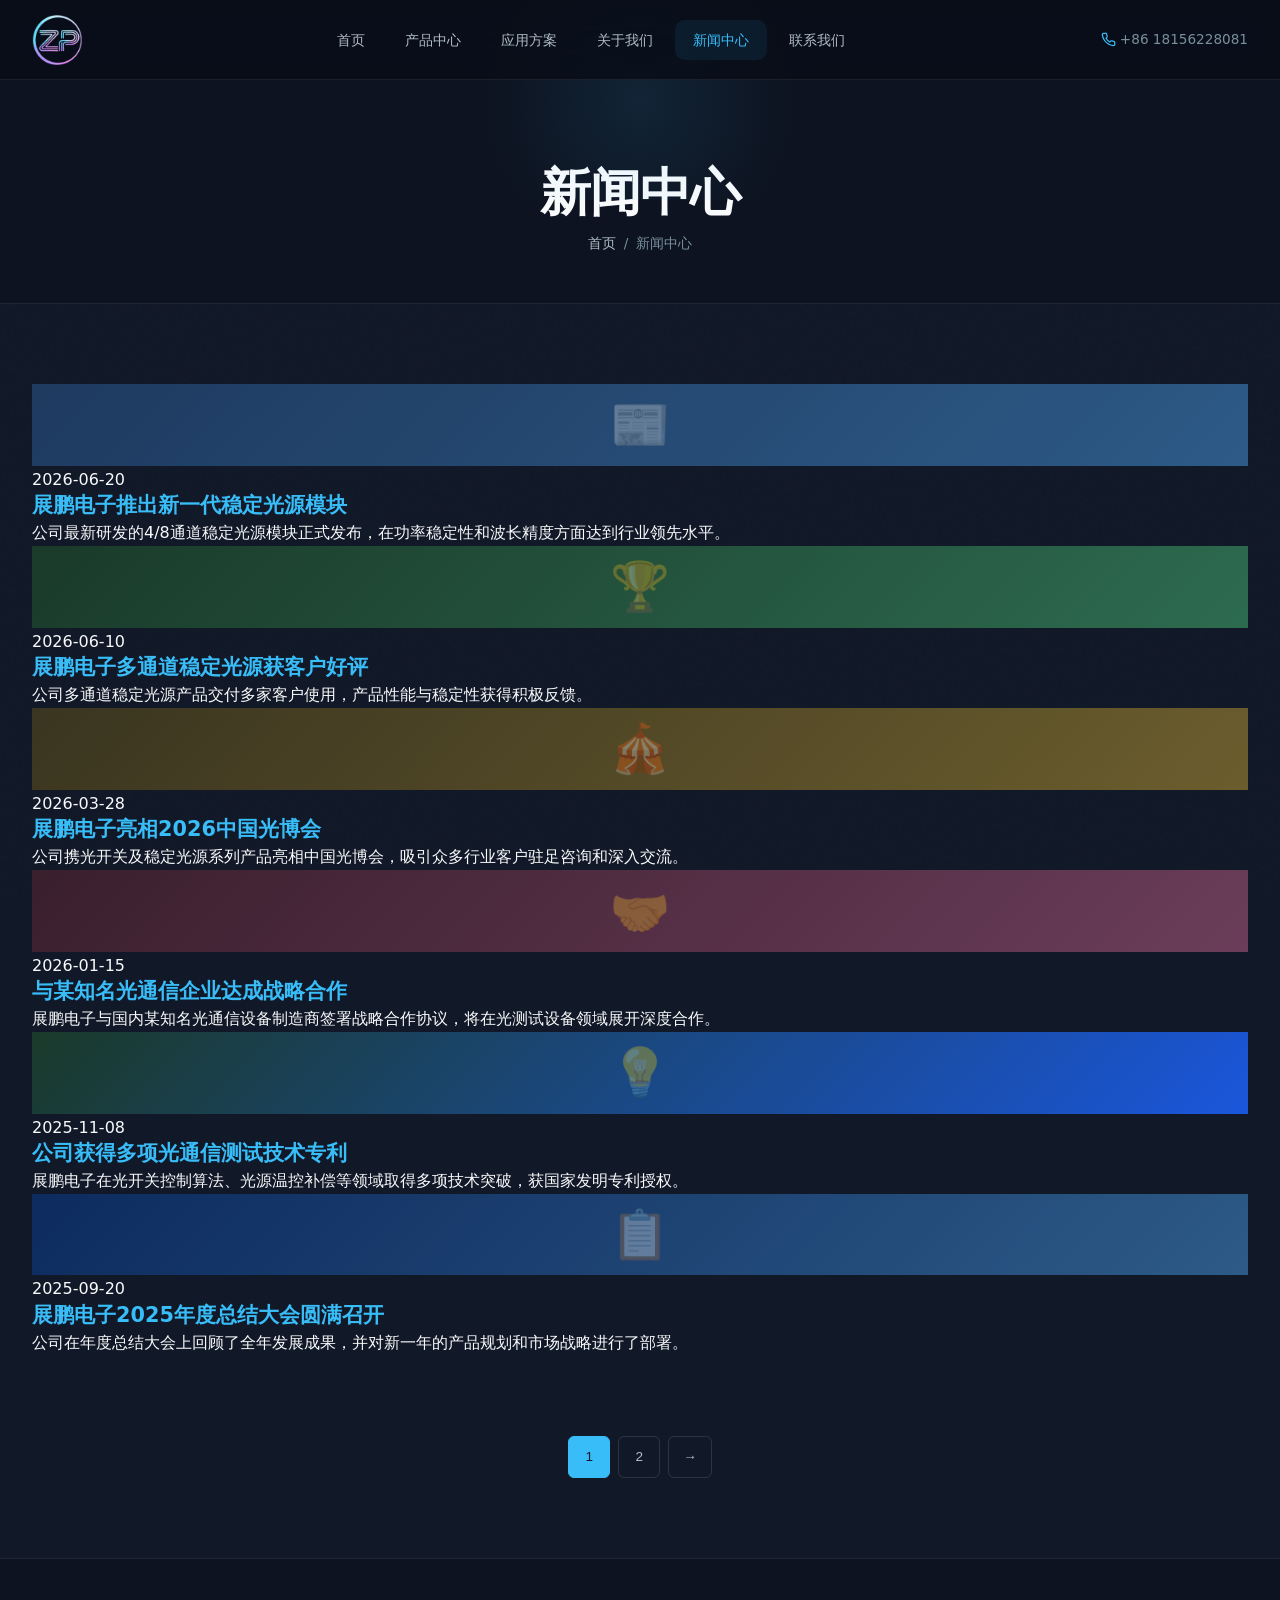
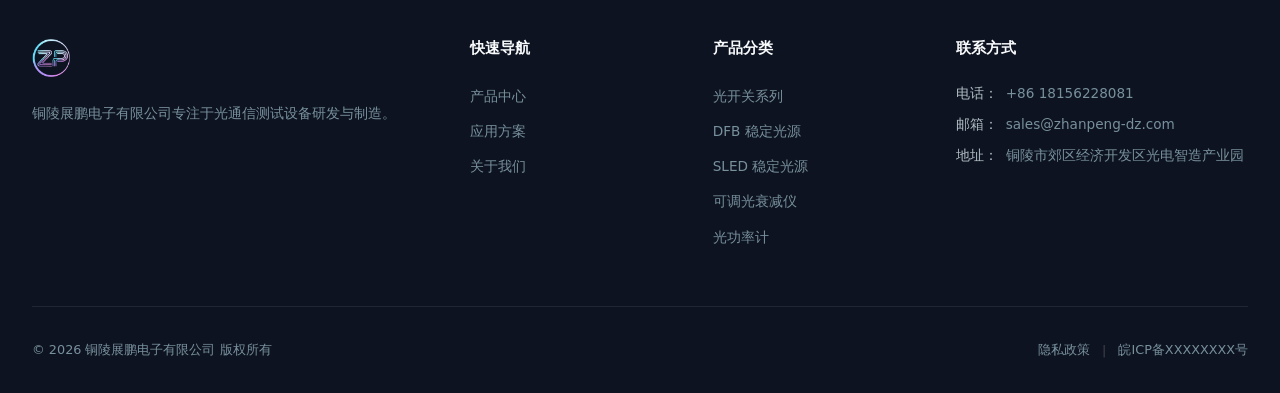
<file: news.html>
<!DOCTYPE html>
<html lang="zh-CN">
<head>
<meta charset="UTF-8">
<meta name="viewport" content="width=device-width, initial-scale=1.0">
<meta name="description" content="铜陵展鹏电子有限公司新闻中心 - 企业动态、行业资讯、展会信息。">
<title>新闻中心 - 铜陵展鹏电子有限公司</title>
<link rel="icon" href="favicon.ico" sizes="any">
<link rel="icon" type="image/png" sizes="32x32" href="assets/images/favicon-32.png">
<link rel="apple-touch-icon" href="assets/images/apple-touch-icon.png">
<link rel="stylesheet" href="assets/css/main.css">
</head>
<body>

<header class="header">
  <div class="container header__inner">
    <a href="index.html" class="header__logo"><img src="assets/images/logo-icon.webp" alt="ZP" class="header__logo-icon" width="256" height="256" fetchpriority="high" decoding="async"></a>
    <nav class="nav">
      <ul class="nav__list">
        <li><a href="index.html" class="nav__link">首页</a></li>
        <li><a href="products.html" class="nav__link">产品中心</a></li>
        <li><a href="applications.html" class="nav__link">应用方案</a></li>
        <li><a href="about.html" class="nav__link">关于我们</a></li>
        <li><a href="news.html" class="nav__link nav__link--active">新闻中心</a></li>
        <li><a href="contact.html" class="nav__link">联系我们</a></li>
      </ul>
    </nav>
    <div class="header__actions">
      <span class="header__phone"><svg class="header__phone-icon" viewBox="0 0 24 24" fill="none" stroke="currentColor" stroke-width="2"><path d="M22 16.92v3a2 2 0 01-2.18 2 19.79 19.79 0 01-8.63-3.07 19.5 19.5 0 01-6-6 19.79 19.79 0 01-3.07-8.67A2 2 0 014.11 2h3a2 2 0 012 1.72c.127.96.361 1.903.7 2.81a2 2 0 01-.45 2.11L8.09 9.91a16 16 0 006 6l1.27-1.27a2 2 0 012.11-.45c.907.339 1.85.573 2.81.7A2 2 0 0122 16.92z"/></svg> +86 18156228081</span>
      
      <button class="header__toggle" aria-label="菜单" aria-expanded="false"><span></span><span></span><span></span></button>
    </div>
  </div>
</header>

<section class="page-banner">
  <div class="container"><h1 class="page-banner__title">新闻中心</h1><div class="page-banner__breadcrumb"><a href="index.html">首页</a> <span>/</span> <span>新闻中心</span></div></div>
</section>

<section class="section">
  <div class="container">
    <div class="news-list">
      <article class="news-card fade-in">
        <div class="news-card__image" style="background: linear-gradient(135deg, #1e3a5f, #2d5a87); display: flex; align-items: center; justify-content: center; color: rgba(255,255,255,0.3); font-size: 48px;">📰</div>
        <div class="news-card__body">
          <time class="news-card__date">2026-06-20</time>
          <h3 class="news-card__title"><a href="news-detail.html">展鹏电子推出新一代稳定光源模块</a></h3>
          <p class="news-card__excerpt">公司最新研发的4/8通道稳定光源模块正式发布，在功率稳定性和波长精度方面达到行业领先水平。</p>
        </div>
      </article>
      <article class="news-card fade-in">
        <div class="news-card__image" style="background: linear-gradient(135deg, #1a3a2a, #2d6b4f); display: flex; align-items: center; justify-content: center; color: rgba(255,255,255,0.3); font-size: 48px;">🏆</div>
        <div class="news-card__body">
          <time class="news-card__date">2026-06-10</time>
          <h3 class="news-card__title"><a href="news-detail.html">展鹏电子多通道稳定光源获客户好评</a></h3>
          <p class="news-card__excerpt">公司多通道稳定光源产品交付多家客户使用，产品性能与稳定性获得积极反馈。</p>
        </div>
      </article>
      <article class="news-card fade-in">
        <div class="news-card__image" style="background: linear-gradient(135deg, #3a3520, #6b5d2d); display: flex; align-items: center; justify-content: center; color: rgba(255,255,255,0.3); font-size: 48px;">🎪</div>
        <div class="news-card__body">
          <time class="news-card__date">2026-03-28</time>
          <h3 class="news-card__title"><a href="news-detail.html">展鹏电子亮相2026中国光博会</a></h3>
          <p class="news-card__excerpt">公司携光开关及稳定光源系列产品亮相中国光博会，吸引众多行业客户驻足咨询和深入交流。</p>
        </div>
      </article>
      <article class="news-card fade-in">
        <div class="news-card__image" style="background: linear-gradient(135deg, #3a1f2d, #6b3d5a); display: flex; align-items: center; justify-content: center; color: rgba(255,255,255,0.3); font-size: 48px;">🤝</div>
        <div class="news-card__body">
          <time class="news-card__date">2026-01-15</time>
          <h3 class="news-card__title"><a href="news-detail.html">与某知名光通信企业达成战略合作</a></h3>
          <p class="news-card__excerpt">展鹏电子与国内某知名光通信设备制造商签署战略合作协议，将在光测试设备领域展开深度合作。</p>
        </div>
      </article>
      <article class="news-card fade-in">
        <div class="news-card__image" style="background: linear-gradient(135deg, #1a3a2a, #1a56db); display: flex; align-items: center; justify-content: center; color: rgba(255,255,255,0.3); font-size: 48px;">💡</div>
        <div class="news-card__body">
          <time class="news-card__date">2025-11-08</time>
          <h3 class="news-card__title"><a href="news-detail.html">公司获得多项光通信测试技术专利</a></h3>
          <p class="news-card__excerpt">展鹏电子在光开关控制算法、光源温控补偿等领域取得多项技术突破，获国家发明专利授权。</p>
        </div>
      </article>
      <article class="news-card fade-in">
        <div class="news-card__image" style="background: linear-gradient(135deg, #0d2b5e, #2d5a87); display: flex; align-items: center; justify-content: center; color: rgba(255,255,255,0.3); font-size: 48px;">📋</div>
        <div class="news-card__body">
          <time class="news-card__date">2025-09-20</time>
          <h3 class="news-card__title"><a href="news-detail.html">展鹏电子2025年度总结大会圆满召开</a></h3>
          <p class="news-card__excerpt">公司在年度总结大会上回顾了全年发展成果，并对新一年的产品规划和市场战略进行了部署。</p>
        </div>
      </article>
    </div>

    <div class="pagination">
      <button class="pagination__btn pagination__btn--active">1</button>
      <button class="pagination__btn">2</button>
      <button class="pagination__btn">→</button>
    </div>
  </div>
</section>

<footer class="footer">
  <div class="container">
    <div class="footer__grid">
      <div class="footer__col"><h4 class="footer__col-title"><img src="assets/images/logo-icon.webp" alt="ZP" style="height:38px;width:auto;" width="256" height="256" loading="lazy" decoding="async"></h4><p class="footer__about">铜陵展鹏电子有限公司专注于光通信测试设备研发与制造。</p></div>
      <div class="footer__col"><h4 class="footer__col-title">快速导航</h4><ul class="footer__links"><li><a href="products.html">产品中心</a></li><li><a href="applications.html">应用方案</a></li><li><a href="about.html">关于我们</a></li></ul></div>
      <div class="footer__col"><h4 class="footer__col-title">产品分类</h4><ul class="footer__links"><li><a href="products.html#optical-switch">光开关系列</a></li><li><a href="products.html#dfb">DFB 稳定光源</a></li><li><a href="products.html#sled">SLED 稳定光源</a></li><li><a href="products.html#voa">可调光衰减仪</a></li><li><a href="products.html#opm">光功率计</a></li></ul></div>
      <div class="footer__col"><h4 class="footer__col-title">联系方式</h4><div class="footer__contact-item"><strong>电话：</strong> +86 18156228081</div><div class="footer__contact-item"><strong>邮箱：</strong> sales@zhanpeng-dz.com</div><div class="footer__contact-item"><strong>地址：</strong> 铜陵市郊区经济开发区光电智造产业园</div></div>
    </div>
    <div class="footer__bottom"><span>© 2026 铜陵展鹏电子有限公司 版权所有</span><span><a href="privacy.html">隐私政策</a> <span style="margin: 0 0.5rem; color: rgba(255,255,255,0.2);">|</span> <a href="https://beian.miit.gov.cn/" target="_blank" rel="noopener">皖ICP备XXXXXXXX号</a></span></div>
  </div>
</footer>

<button class="back-to-top" aria-label="回到顶部">↑</button>
<script src="assets/js/main.js"></script>
</body>
</html>
</file>
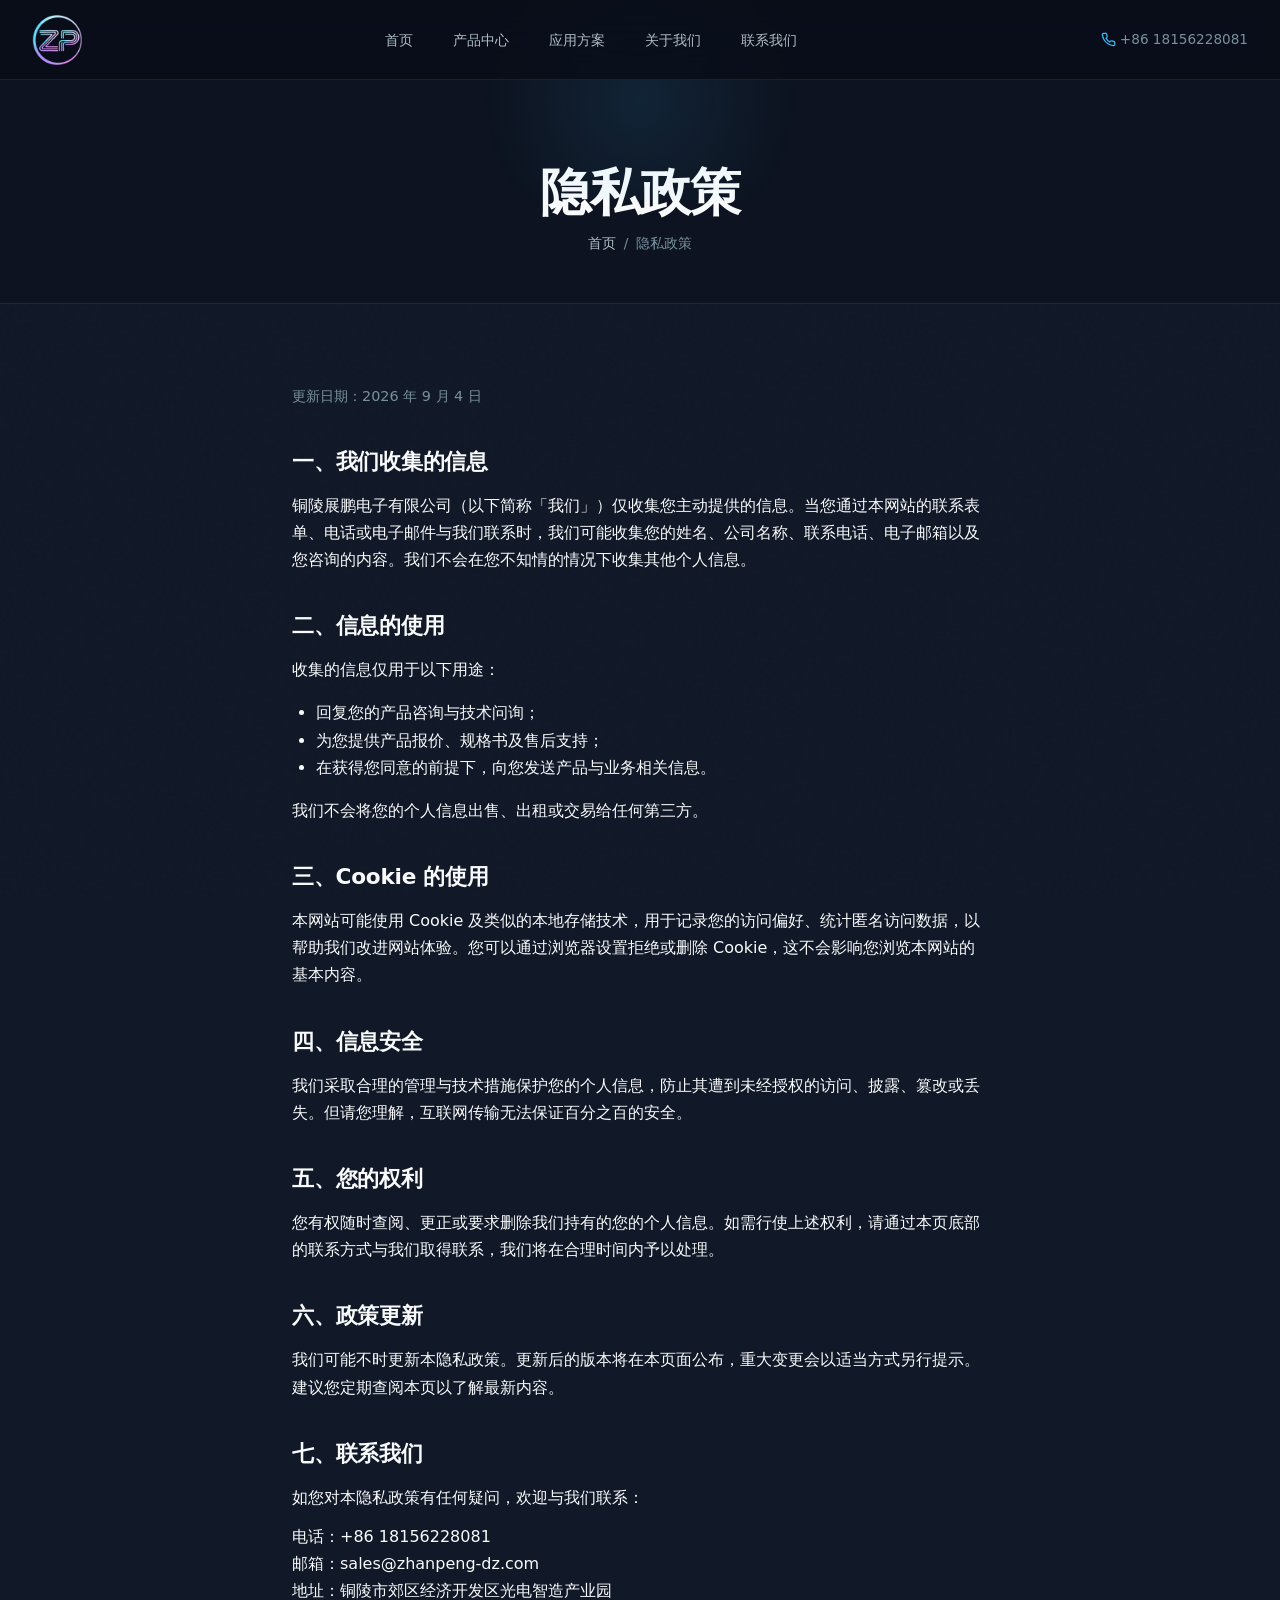
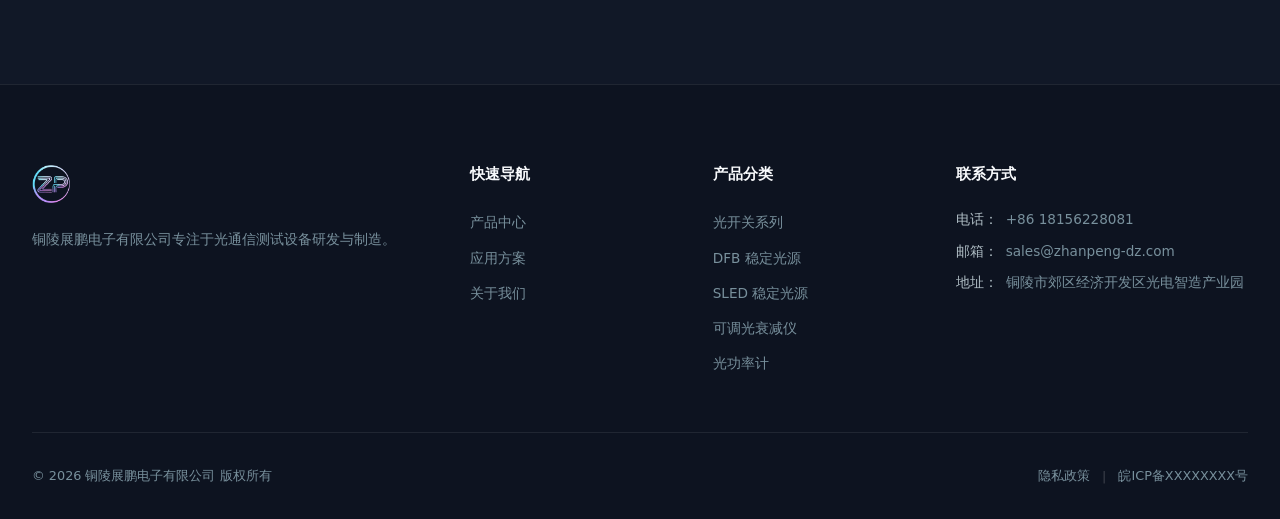
<file: privacy.html>
<!DOCTYPE html>
<html lang="zh-CN">
<head>
<meta charset="UTF-8">
<meta name="viewport" content="width=device-width, initial-scale=1.0">
<meta name="description" content="铜陵展鹏电子有限公司隐私政策 - 说明我们如何收集、使用和保护您的个人信息。">
<title>隐私政策 - 铜陵展鹏电子有限公司</title>
<link rel="icon" href="favicon.ico" sizes="any">
<link rel="icon" type="image/png" sizes="32x32" href="assets/images/favicon-32.png">
<link rel="apple-touch-icon" href="assets/images/apple-touch-icon.png">
<link rel="stylesheet" href="assets/css/main.css">
</head>
<body>

<header class="header">
  <div class="container header__inner">
    <a href="index.html" class="header__logo"><img src="assets/images/logo-icon.webp" alt="ZP" class="header__logo-icon" width="256" height="256" fetchpriority="high" decoding="async"></a>
    <nav class="nav">
      <ul class="nav__list">
        <li><a href="index.html" class="nav__link">首页</a></li>
        <li><a href="products.html" class="nav__link">产品中心</a></li>
        <li><a href="applications.html" class="nav__link">应用方案</a></li>
        <li><a href="about.html" class="nav__link">关于我们</a></li>
        <li><a href="contact.html" class="nav__link">联系我们</a></li>
      </ul>
    </nav>
    <div class="header__actions">
      <span class="header__phone"><svg class="header__phone-icon" viewBox="0 0 24 24" fill="none" stroke="currentColor" stroke-width="2"><path d="M22 16.92v3a2 2 0 01-2.18 2 19.79 19.79 0 01-8.63-3.07 19.5 19.5 0 01-6-6 19.79 19.79 0 01-3.07-8.67A2 2 0 014.11 2h3a2 2 0 012 1.72c.127.96.361 1.903.7 2.81a2 2 0 01-.45 2.11L8.09 9.91a16 16 0 006 6l1.27-1.27a2 2 0 012.11-.45c.907.339 1.85.573 2.81.7A2 2 0 0122 16.92z"/></svg> +86 18156228081</span>
      <button class="header__toggle" aria-label="菜单" aria-expanded="false"><span></span><span></span><span></span></button>
    </div>
  </div>
</header>

<section class="page-banner">
  <div class="container">
    <h1 class="page-banner__title">隐私政策</h1>
    <div class="page-banner__breadcrumb"><a href="index.html">首页</a> <span>/</span> <span>隐私政策</span></div>
  </div>
</section>

<section class="section">
  <div class="container" style="max-width: 760px;">
    <div class="fade-in">
      <p style="color: var(--text-muted); font-size: 0.9rem; margin-bottom: 2.5rem;">更新日期：2026 年 9 月 4 日</p>

      <h2 style="font-size: 1.35rem; font-weight: 700; margin: 2.5rem 0 1rem;">一、我们收集的信息</h2>
      <p>铜陵展鹏电子有限公司（以下简称「我们」）仅收集您主动提供的信息。当您通过本网站的联系表单、电话或电子邮件与我们联系时，我们可能收集您的姓名、公司名称、联系电话、电子邮箱以及您咨询的内容。我们不会在您不知情的情况下收集其他个人信息。</p>

      <h2 style="font-size: 1.35rem; font-weight: 700; margin: 2.5rem 0 1rem;">二、信息的使用</h2>
      <p>收集的信息仅用于以下用途：</p>
      <ul style="margin: 1rem 0 1rem 1.5rem; list-style: disc;">
        <li>回复您的产品咨询与技术问询；</li>
        <li>为您提供产品报价、规格书及售后支持；</li>
        <li>在获得您同意的前提下，向您发送产品与业务相关信息。</li>
      </ul>
      <p>我们不会将您的个人信息出售、出租或交易给任何第三方。</p>

      <h2 style="font-size: 1.35rem; font-weight: 700; margin: 2.5rem 0 1rem;">三、Cookie 的使用</h2>
      <p>本网站可能使用 Cookie 及类似的本地存储技术，用于记录您的访问偏好、统计匿名访问数据，以帮助我们改进网站体验。您可以通过浏览器设置拒绝或删除 Cookie，这不会影响您浏览本网站的基本内容。</p>

      <h2 style="font-size: 1.35rem; font-weight: 700; margin: 2.5rem 0 1rem;">四、信息安全</h2>
      <p>我们采取合理的管理与技术措施保护您的个人信息，防止其遭到未经授权的访问、披露、篡改或丢失。但请您理解，互联网传输无法保证百分之百的安全。</p>

      <h2 style="font-size: 1.35rem; font-weight: 700; margin: 2.5rem 0 1rem;">五、您的权利</h2>
      <p>您有权随时查阅、更正或要求删除我们持有的您的个人信息。如需行使上述权利，请通过本页底部的联系方式与我们取得联系，我们将在合理时间内予以处理。</p>

      <h2 style="font-size: 1.35rem; font-weight: 700; margin: 2.5rem 0 1rem;">六、政策更新</h2>
      <p>我们可能不时更新本隐私政策。更新后的版本将在本页面公布，重大变更会以适当方式另行提示。建议您定期查阅本页以了解最新内容。</p>

      <h2 style="font-size: 1.35rem; font-weight: 700; margin: 2.5rem 0 1rem;">七、联系我们</h2>
      <p>如您对本隐私政策有任何疑问，欢迎与我们联系：</p>
      <p style="margin-top: 0.75rem;">
        电话：+86 18156228081<br>
        邮箱：sales@zhanpeng-dz.com<br>
        地址：铜陵市郊区经济开发区光电智造产业园
      </p>
    </div>
  </div>
</section>

<footer class="footer">
  <div class="container">
    <div class="footer__grid">
      <div class="footer__col"><h4 class="footer__col-title"><img src="assets/images/logo-icon.webp" alt="ZP" style="height:38px;width:auto;" width="256" height="256" loading="lazy" decoding="async"></h4><p class="footer__about">铜陵展鹏电子有限公司专注于光通信测试设备研发与制造。</p></div>
      <div class="footer__col"><h4 class="footer__col-title">快速导航</h4><ul class="footer__links"><li><a href="products.html">产品中心</a></li><li><a href="applications.html">应用方案</a></li><li><a href="about.html">关于我们</a></li></ul></div>
      <div class="footer__col"><h4 class="footer__col-title">产品分类</h4><ul class="footer__links"><li><a href="products.html#optical-switch">光开关系列</a></li><li><a href="products.html#dfb">DFB 稳定光源</a></li><li><a href="products.html#sled">SLED 稳定光源</a></li><li><a href="products.html#voa">可调光衰减仪</a></li><li><a href="products.html#opm">光功率计</a></li></ul></div>
      <div class="footer__col"><h4 class="footer__col-title">联系方式</h4><div class="footer__contact-item"><strong>电话：</strong> +86 18156228081</div><div class="footer__contact-item"><strong>邮箱：</strong> sales@zhanpeng-dz.com</div><div class="footer__contact-item"><strong>地址：</strong> 铜陵市郊区经济开发区光电智造产业园</div></div>
    </div>
    <div class="footer__bottom"><span>&copy; 2026 铜陵展鹏电子有限公司 版权所有</span><span><a href="privacy.html">隐私政策</a> <span style="margin: 0 0.5rem; color: rgba(255,255,255,0.2);">|</span> <a href="https://beian.miit.gov.cn/" target="_blank" rel="noopener">皖ICP备XXXXXXXX号</a></span></div>
  </div>
</footer>

<button class="back-to-top" aria-label="回到顶部">&uarr;</button>
<script src="assets/js/main.js"></script>
</body>
</html>
</file>
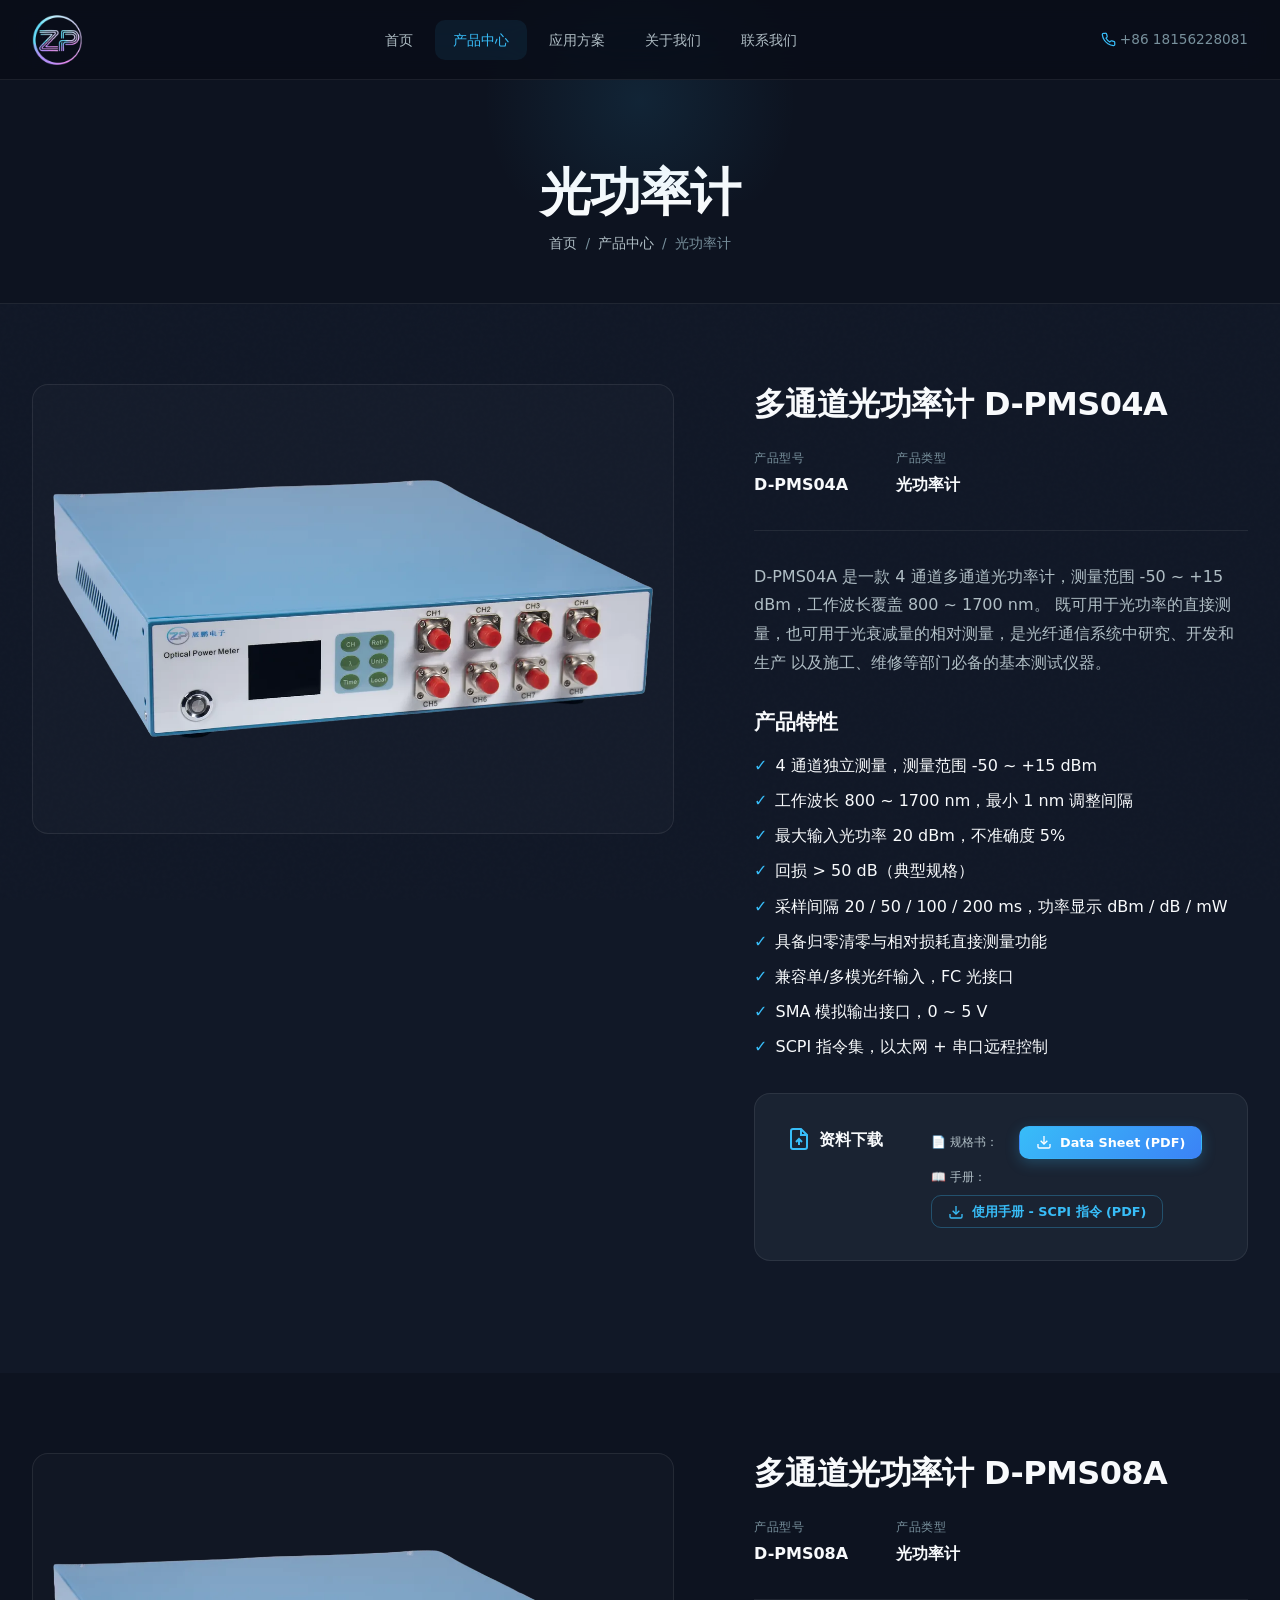
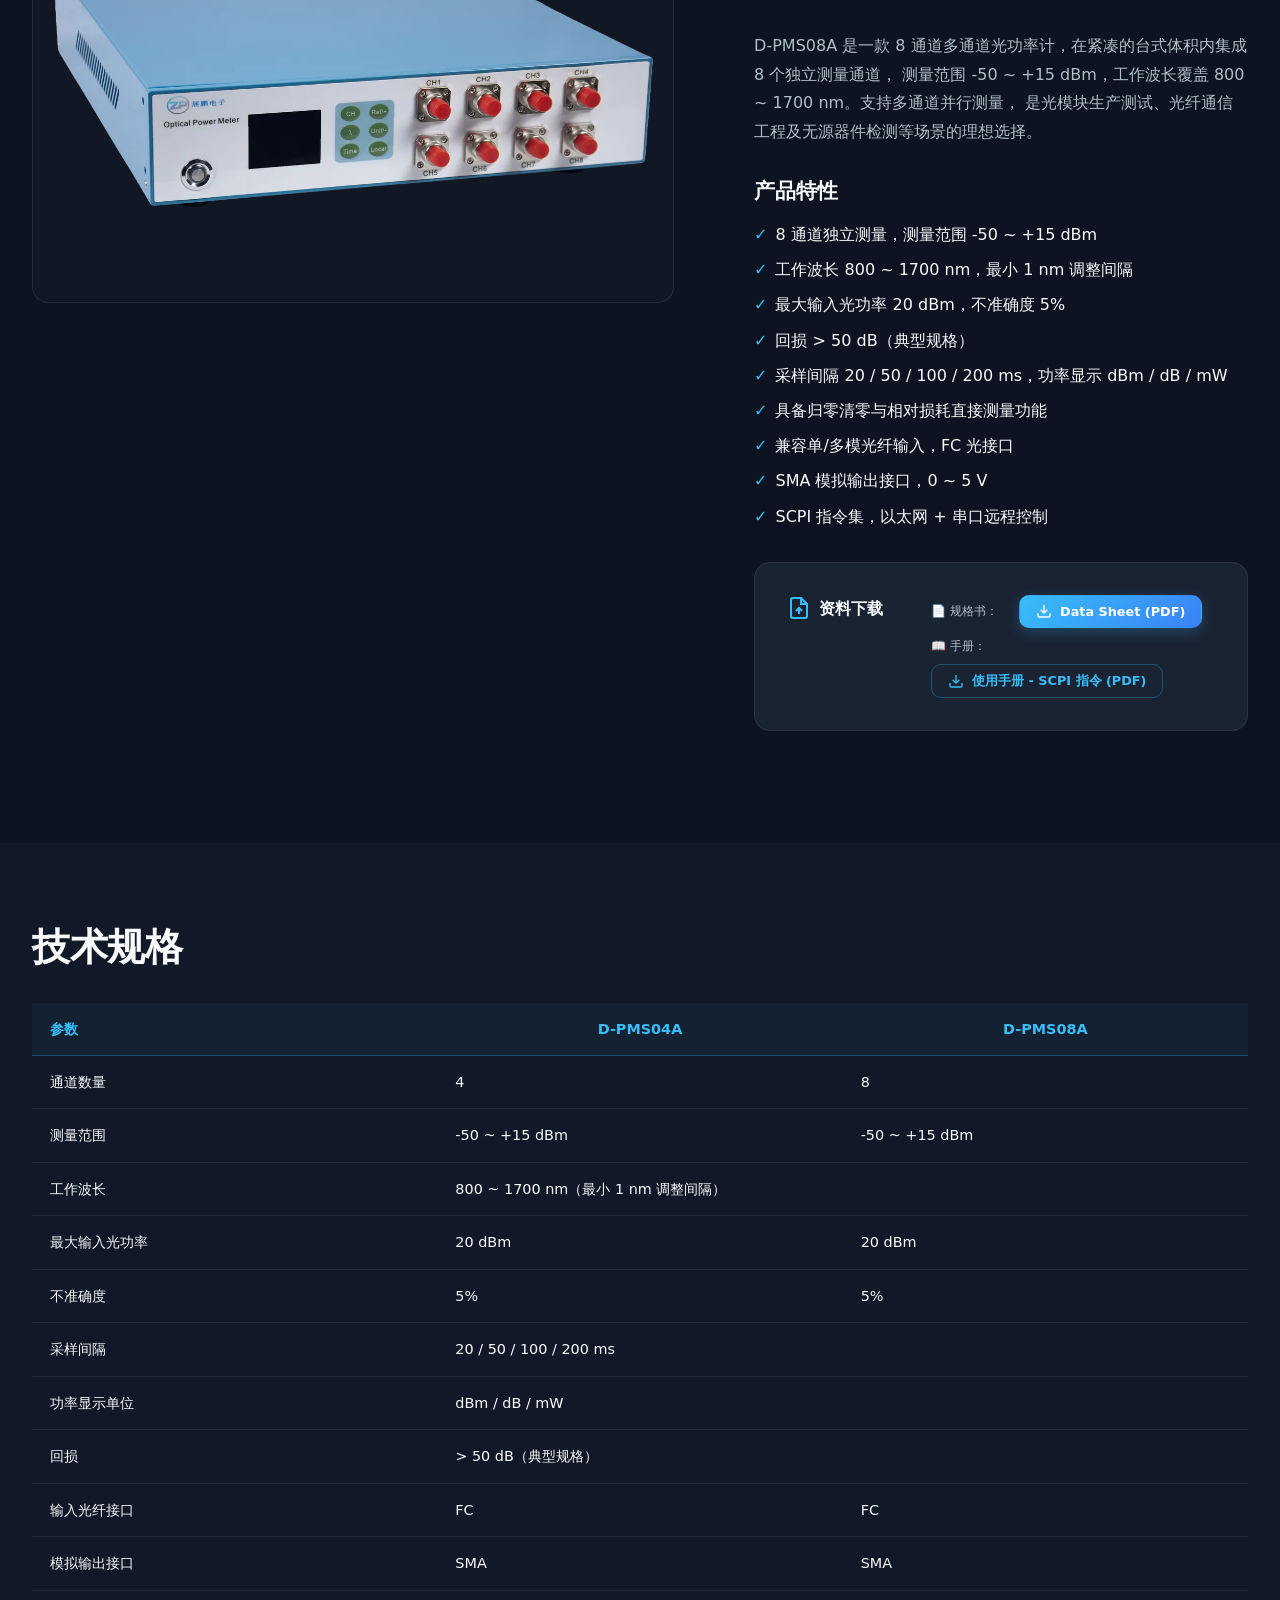
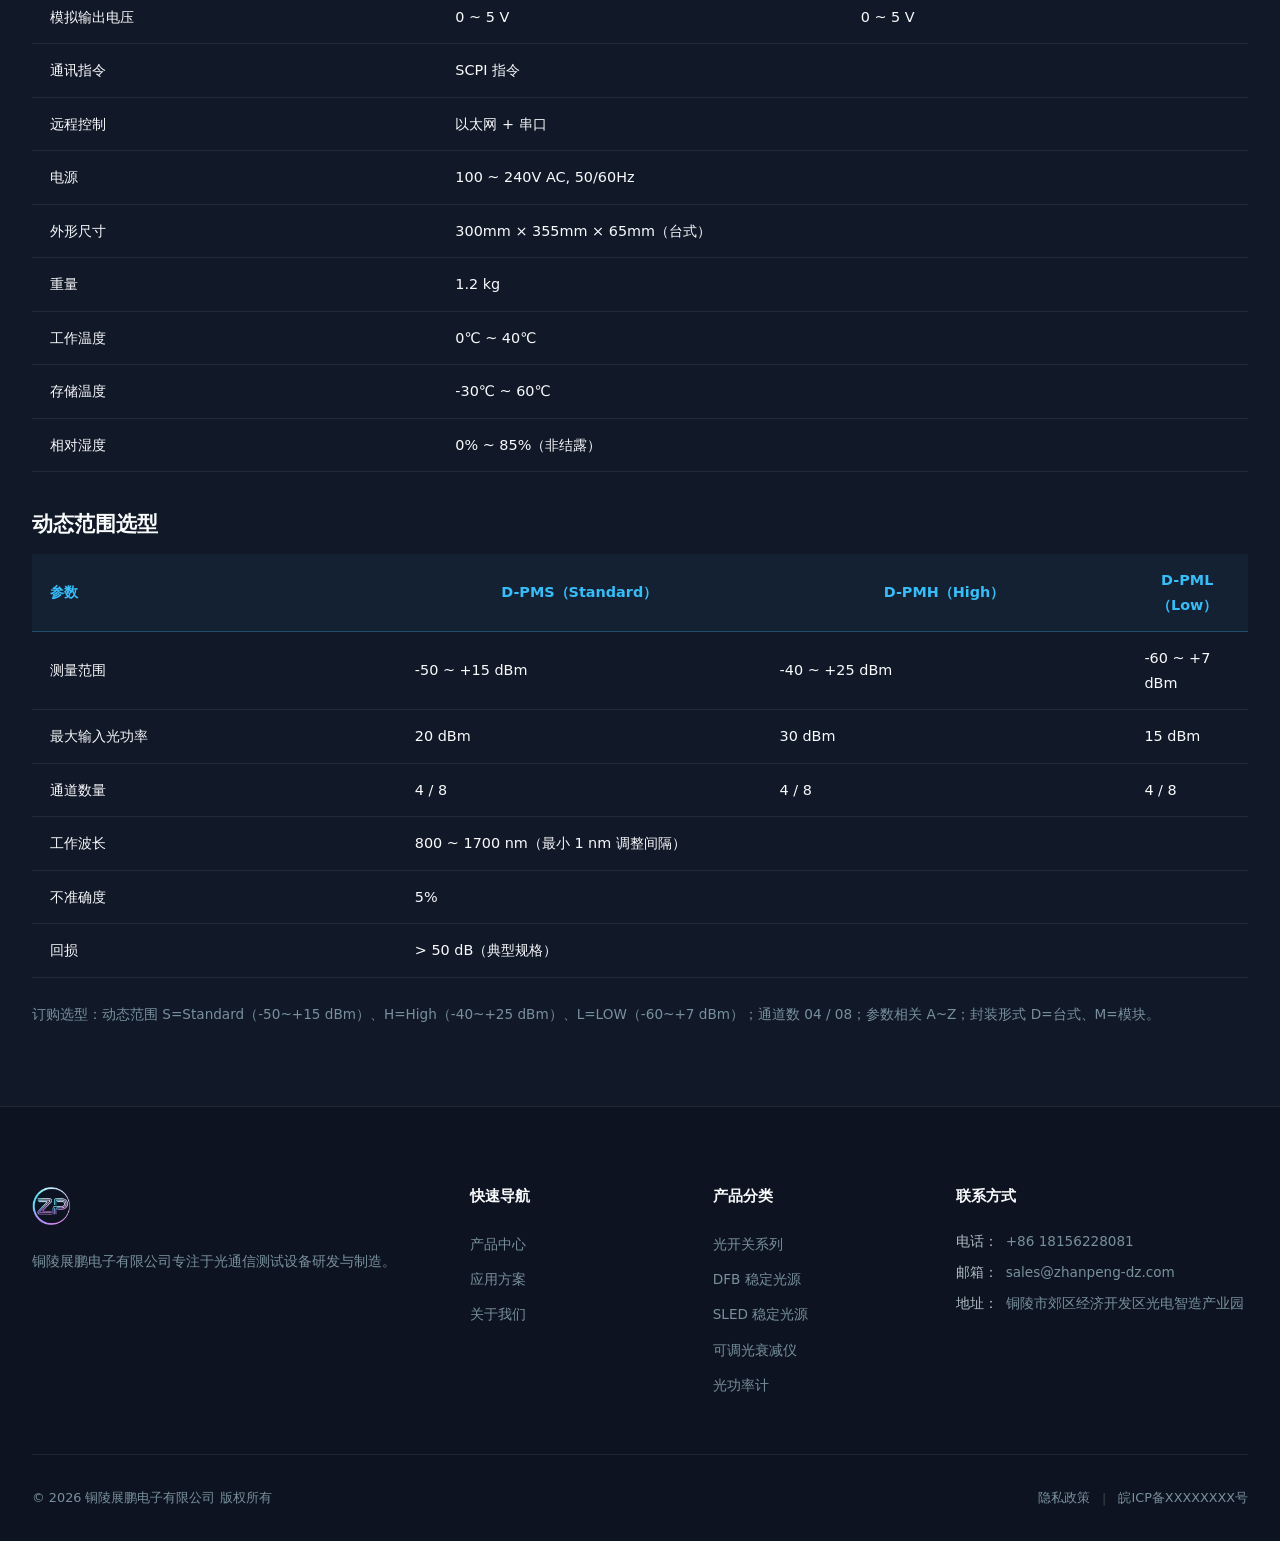
<file: product-detail-opm.html>
<!DOCTYPE html>
<html lang="zh-CN">
<head>
<meta charset="UTF-8">
<meta name="viewport" content="width=device-width, initial-scale=1.0">
<meta name="description" content="多通道光功率计 D-PMS04A / D-PMS08A - 测量范围 -50~+15dBm，工作波长 800~1700nm，SCPI程控。展鹏电子。">
<title>光功率计 - 产品详情 - 展鹏电子</title>
<link rel="icon" href="favicon.ico" sizes="any">
<link rel="icon" type="image/png" sizes="32x32" href="assets/images/favicon-32.png">
<link rel="apple-touch-icon" href="assets/images/apple-touch-icon.png">
<link rel="stylesheet" href="assets/css/main.css">
</head>
<body>

<header class="header">
  <div class="container header__inner">
    <a href="index.html" class="header__logo"><img src="assets/images/logo-icon.webp" alt="ZP" class="header__logo-icon" width="256" height="256" fetchpriority="high" decoding="async"></a>
    <nav class="nav"><ul class="nav__list">
      <li><a href="index.html" class="nav__link">首页</a></li>
      <li><a href="products.html" class="nav__link nav__link--active">产品中心</a></li>
      <li><a href="applications.html" class="nav__link">应用方案</a></li>
      <li><a href="about.html" class="nav__link">关于我们</a></li>
      <li><a href="contact.html" class="nav__link">联系我们</a></li>
    </ul></nav>
    <div class="header__actions">
      <span class="header__phone"><svg class="header__phone-icon" viewBox="0 0 24 24" fill="none" stroke="currentColor" stroke-width="2"><path d="M22 16.92v3a2 2 0 01-2.18 2 19.79 19.79 0 01-8.63-3.07 19.5 19.5 0 01-6-6 19.79 19.79 0 01-3.07-8.67A2 2 0 014.11 2h3a2 2 0 012 1.72c.127.96.361 1.903.7 2.81a2 2 0 01-.45 2.11L8.09 9.91a16 16 0 006 6l1.27-1.27a2 2 0 012.11-.45c.907.339 1.85.573 2.81.7A2 2 0 0122 16.92z"/></svg> +86 18156228081</span>
      <button class="header__toggle" aria-label="菜单" aria-expanded="false"><span></span><span></span><span></span></button>
    </div>
  </div>
</header>

<section class="page-banner">
  <div class="container">
    <h1 class="page-banner__title">光功率计</h1>
    <div class="page-banner__breadcrumb"><a href="index.html">首页</a> <span>/</span> <a href="products.html">产品中心</a> <span>/</span> <span>光功率计</span></div>
  </div>
</section>

<!-- D-PMS04A -->
<section class="section">
  <div class="container">
    <div class="product-detail">
      <div class="product-detail__gallery fade-in">
        <div class="product-detail__main-image">
          <img src="assets/images/products/D-PMS04A.webp" alt="光功率计 D-PMS04A" width="1200" height="530" loading="lazy" decoding="async">
        </div>
      </div>
      <div class="product-detail__info fade-in">
        <h1>多通道光功率计 D-PMS04A</h1>
        <div class="product-detail__meta">
          <div class="product-detail__meta-item"><span class="product-detail__meta-label">产品型号</span><span class="product-detail__meta-value">D-PMS04A</span></div>
          <div class="product-detail__meta-item"><span class="product-detail__meta-label">产品类型</span><span class="product-detail__meta-value">光功率计</span></div>
        </div>

        <p style="color: var(--text-secondary); line-height: 1.8; margin-bottom: 2rem;">
          D-PMS04A 是一款 4 通道多通道光功率计，测量范围 -50 ~ +15 dBm，工作波长覆盖 800 ~ 1700 nm。
          既可用于光功率的直接测量，也可用于光衰减量的相对测量，是光纤通信系统中研究、开发和生产
          以及施工、维修等部门必备的基本测试仪器。
        </p>

        <h3 style="margin-bottom: 1rem;">产品特性</h3>
        <ul style="margin-bottom: 2rem;">
          <li style="display: flex; gap: 0.5rem; margin-bottom: 0.5rem;"><span style="color: var(--brand-cyan);">&#10003;</span><span>4 通道独立测量，测量范围 -50 ~ +15 dBm</span></li>
          <li style="display: flex; gap: 0.5rem; margin-bottom: 0.5rem;"><span style="color: var(--brand-cyan);">&#10003;</span><span>工作波长 800 ~ 1700 nm，最小 1 nm 调整间隔</span></li>
          <li style="display: flex; gap: 0.5rem; margin-bottom: 0.5rem;"><span style="color: var(--brand-cyan);">&#10003;</span><span>最大输入光功率 20 dBm，不准确度 5%</span></li>
          <li style="display: flex; gap: 0.5rem; margin-bottom: 0.5rem;"><span style="color: var(--brand-cyan);">&#10003;</span><span>回损 &gt; 50 dB（典型规格）</span></li>
          <li style="display: flex; gap: 0.5rem; margin-bottom: 0.5rem;"><span style="color: var(--brand-cyan);">&#10003;</span><span>采样间隔 20 / 50 / 100 / 200 ms，功率显示 dBm / dB / mW</span></li>
          <li style="display: flex; gap: 0.5rem; margin-bottom: 0.5rem;"><span style="color: var(--brand-cyan);">&#10003;</span><span>具备归零清零与相对损耗直接测量功能</span></li>
          <li style="display: flex; gap: 0.5rem; margin-bottom: 0.5rem;"><span style="color: var(--brand-cyan);">&#10003;</span><span>兼容单/多模光纤输入，FC 光接口</span></li>
          <li style="display: flex; gap: 0.5rem; margin-bottom: 0.5rem;"><span style="color: var(--brand-cyan);">&#10003;</span><span>SMA 模拟输出接口，0 ~ 5 V</span></li>
          <li style="display: flex; gap: 0.5rem; margin-bottom: 0.5rem;"><span style="color: var(--brand-cyan);">&#10003;</span><span>SCPI 指令集，以太网 + 串口远程控制</span></li>
        </ul>

        <!-- Download -->
        <div style="background: var(--surface-card); border: 1px solid var(--border-subtle); border-radius: 16px; padding: 2rem; margin-bottom: 2rem;">
          <div style="display: flex; align-items: flex-start; gap: 1.5rem; flex-wrap: wrap;">
            <div style="display: flex; align-items: center; gap: 0.5rem; flex-shrink: 0; min-width: 120px;">
              <svg width="24" height="24" viewBox="0 0 24 24" fill="none" stroke="var(--brand-cyan)" stroke-width="2"><path d="M14 2H6a2 2 0 00-2 2v16a2 2 0 002 2h12a2 2 0 002-2V8z"/><polyline points="14 2 14 8 20 8"/><line x1="12" y1="18" x2="12" y2="12"/><polyline points="9 15 12 12 15 15"/></svg>
              <strong>资料下载</strong>
            </div>
            <div style="display: flex; flex-direction: column; gap: 0.5rem; flex: 1;">
              <div style="display: flex; gap: 0.5rem; flex-wrap: wrap; align-items: center;">
                <span style="font-size: 0.75rem; color: var(--text-secondary); min-width: 80px;">📄 规格书：</span>
                <a href="assets/downloads/D-PMS04A-datasheet.pdf" class="btn btn--primary btn--sm" download>
                  <svg width="16" height="16" viewBox="0 0 24 24" fill="none" stroke="currentColor" stroke-width="2"><path d="M21 15v4a2 2 0 01-2 2H5a2 2 0 01-2-2v-4"/><polyline points="7 10 12 15 17 10"/><line x1="12" y1="15" x2="12" y2="3"/></svg>
                  Data Sheet (PDF)
                </a>
              </div>
              <div style="display: flex; gap: 0.5rem; flex-wrap: wrap; align-items: center;">
                <span style="font-size: 0.75rem; color: var(--text-secondary); min-width: 80px;">📖 手册：</span>
                <a href="assets/downloads/%E5%A4%9A%E9%80%9A%E9%81%93%E5%85%89%E5%8A%9F%E7%8E%87%E8%AE%A1%E4%BD%BF%E7%94%A8%E6%89%8B%E5%86%8C-SCPI.pdf" class="btn btn--outline btn--sm" download>
                  <svg width="16" height="16" viewBox="0 0 24 24" fill="none" stroke="currentColor" stroke-width="2"><path d="M21 15v4a2 2 0 01-2 2H5a2 2 0 01-2-2v-4"/><polyline points="7 10 12 15 17 10"/><line x1="12" y1="15" x2="12" y2="3"/></svg>
                  使用手册 - SCPI 指令 (PDF)
                </a>
              </div>
            </div>
          </div>
        </div>
      </div>
    </div>
  </div>
</section>

<!-- D-PMS08A -->
<section class="section section--alt">
  <div class="container">
    <div class="product-detail">
      <div class="product-detail__gallery fade-in">
        <div class="product-detail__main-image">
          <img src="assets/images/products/D-PMS08A.webp" alt="光功率计 D-PMS08A" width="1200" height="530" loading="lazy" decoding="async">
        </div>
      </div>
      <div class="product-detail__info fade-in">
        <h1>多通道光功率计 D-PMS08A</h1>
        <div class="product-detail__meta">
          <div class="product-detail__meta-item"><span class="product-detail__meta-label">产品型号</span><span class="product-detail__meta-value">D-PMS08A</span></div>
          <div class="product-detail__meta-item"><span class="product-detail__meta-label">产品类型</span><span class="product-detail__meta-value">光功率计</span></div>
        </div>

        <p style="color: var(--text-secondary); line-height: 1.8; margin-bottom: 2rem;">
          D-PMS08A 是一款 8 通道多通道光功率计，在紧凑的台式体积内集成 8 个独立测量通道，
          测量范围 -50 ~ +15 dBm，工作波长覆盖 800 ~ 1700 nm。支持多通道并行测量，
          是光模块生产测试、光纤通信工程及无源器件检测等场景的理想选择。
        </p>

        <h3 style="margin-bottom: 1rem;">产品特性</h3>
        <ul style="margin-bottom: 2rem;">
          <li style="display: flex; gap: 0.5rem; margin-bottom: 0.5rem;"><span style="color: var(--brand-cyan);">&#10003;</span><span>8 通道独立测量，测量范围 -50 ~ +15 dBm</span></li>
          <li style="display: flex; gap: 0.5rem; margin-bottom: 0.5rem;"><span style="color: var(--brand-cyan);">&#10003;</span><span>工作波长 800 ~ 1700 nm，最小 1 nm 调整间隔</span></li>
          <li style="display: flex; gap: 0.5rem; margin-bottom: 0.5rem;"><span style="color: var(--brand-cyan);">&#10003;</span><span>最大输入光功率 20 dBm，不准确度 5%</span></li>
          <li style="display: flex; gap: 0.5rem; margin-bottom: 0.5rem;"><span style="color: var(--brand-cyan);">&#10003;</span><span>回损 &gt; 50 dB（典型规格）</span></li>
          <li style="display: flex; gap: 0.5rem; margin-bottom: 0.5rem;"><span style="color: var(--brand-cyan);">&#10003;</span><span>采样间隔 20 / 50 / 100 / 200 ms，功率显示 dBm / dB / mW</span></li>
          <li style="display: flex; gap: 0.5rem; margin-bottom: 0.5rem;"><span style="color: var(--brand-cyan);">&#10003;</span><span>具备归零清零与相对损耗直接测量功能</span></li>
          <li style="display: flex; gap: 0.5rem; margin-bottom: 0.5rem;"><span style="color: var(--brand-cyan);">&#10003;</span><span>兼容单/多模光纤输入，FC 光接口</span></li>
          <li style="display: flex; gap: 0.5rem; margin-bottom: 0.5rem;"><span style="color: var(--brand-cyan);">&#10003;</span><span>SMA 模拟输出接口，0 ~ 5 V</span></li>
          <li style="display: flex; gap: 0.5rem; margin-bottom: 0.5rem;"><span style="color: var(--brand-cyan);">&#10003;</span><span>SCPI 指令集，以太网 + 串口远程控制</span></li>
        </ul>

        <!-- Download -->
        <div style="background: var(--surface-card); border: 1px solid var(--border-subtle); border-radius: 16px; padding: 2rem; margin-bottom: 2rem;">
          <div style="display: flex; align-items: flex-start; gap: 1.5rem; flex-wrap: wrap;">
            <div style="display: flex; align-items: center; gap: 0.5rem; flex-shrink: 0; min-width: 120px;">
              <svg width="24" height="24" viewBox="0 0 24 24" fill="none" stroke="var(--brand-cyan)" stroke-width="2"><path d="M14 2H6a2 2 0 00-2 2v16a2 2 0 002 2h12a2 2 0 002-2V8z"/><polyline points="14 2 14 8 20 8"/><line x1="12" y1="18" x2="12" y2="12"/><polyline points="9 15 12 12 15 15"/></svg>
              <strong>资料下载</strong>
            </div>
            <div style="display: flex; flex-direction: column; gap: 0.5rem; flex: 1;">
              <div style="display: flex; gap: 0.5rem; flex-wrap: wrap; align-items: center;">
                <span style="font-size: 0.75rem; color: var(--text-secondary); min-width: 80px;">📄 规格书：</span>
                <a href="assets/downloads/D-PMS08A-datasheet.pdf" class="btn btn--primary btn--sm" download>
                  <svg width="16" height="16" viewBox="0 0 24 24" fill="none" stroke="currentColor" stroke-width="2"><path d="M21 15v4a2 2 0 01-2 2H5a2 2 0 01-2-2v-4"/><polyline points="7 10 12 15 17 10"/><line x1="12" y1="15" x2="12" y2="3"/></svg>
                  Data Sheet (PDF)
                </a>
              </div>
              <div style="display: flex; gap: 0.5rem; flex-wrap: wrap; align-items: center;">
                <span style="font-size: 0.75rem; color: var(--text-secondary); min-width: 80px;">📖 手册：</span>
                <a href="assets/downloads/%E5%A4%9A%E9%80%9A%E9%81%93%E5%85%89%E5%8A%9F%E7%8E%87%E8%AE%A1%E4%BD%BF%E7%94%A8%E6%89%8B%E5%86%8C-SCPI.pdf" class="btn btn--outline btn--sm" download>
                  <svg width="16" height="16" viewBox="0 0 24 24" fill="none" stroke="currentColor" stroke-width="2"><path d="M21 15v4a2 2 0 01-2 2H5a2 2 0 01-2-2v-4"/><polyline points="7 10 12 15 17 10"/><line x1="12" y1="15" x2="12" y2="3"/></svg>
                  使用手册 - SCPI 指令 (PDF)
                </a>
              </div>
            </div>
          </div>
        </div>
      </div>
    </div>
  </div>
</section>

<!-- Model Comparison -->
<section class="section">
  <div class="container">
    <h2 style="margin-bottom: 2rem;">技术规格</h2>
    <div style="overflow-x: auto;">
      <table class="specs-table">
        <thead><tr><th>参数</th><th>D-PMS04A</th><th>D-PMS08A</th></tr></thead>
        <tbody>
          <tr><td>通道数量</td><td>4</td><td>8</td></tr>
          <tr><td>测量范围</td><td>-50 ~ +15 dBm</td><td>-50 ~ +15 dBm</td></tr>
          <tr><td>工作波长</td><td colspan="2">800 ~ 1700 nm（最小 1 nm 调整间隔）</td></tr>
          <tr><td>最大输入光功率</td><td>20 dBm</td><td>20 dBm</td></tr>
          <tr><td>不准确度</td><td>5%</td><td>5%</td></tr>
          <tr><td>采样间隔</td><td colspan="2">20 / 50 / 100 / 200 ms</td></tr>
          <tr><td>功率显示单位</td><td colspan="2">dBm / dB / mW</td></tr>
          <tr><td>回损</td><td colspan="2">&gt; 50 dB（典型规格）</td></tr>
          <tr><td>输入光纤接口</td><td>FC</td><td>FC</td></tr>
          <tr><td>模拟输出接口</td><td>SMA</td><td>SMA</td></tr>
          <tr><td>模拟输出电压</td><td>0 ~ 5 V</td><td>0 ~ 5 V</td></tr>
          <tr><td>通讯指令</td><td colspan="2">SCPI 指令</td></tr>
          <tr><td>远程控制</td><td colspan="2">以太网 + 串口</td></tr>
          <tr><td>电源</td><td colspan="2">100 ~ 240V AC, 50/60Hz</td></tr>
          <tr><td>外形尺寸</td><td colspan="2">300mm × 355mm × 65mm（台式）</td></tr>
          <tr><td>重量</td><td colspan="2">1.2 kg</td></tr>
          <tr><td>工作温度</td><td colspan="2">0℃ ~ 40℃</td></tr>
          <tr><td>存储温度</td><td colspan="2">-30℃ ~ 60℃</td></tr>
          <tr><td>相对湿度</td><td colspan="2">0% ~ 85%（非结露）</td></tr>
        </tbody>
      </table>
    </div>
    <h3 style="margin: 2.5rem 0 1rem;">动态范围选型</h3>
    <div style="overflow-x: auto;">
      <table class="specs-table">
        <thead><tr><th>参数</th><th>D-PMS（Standard）</th><th>D-PMH（High）</th><th>D-PML（Low）</th></tr></thead>
        <tbody>
          <tr><td>测量范围</td><td>-50 ~ +15 dBm</td><td>-40 ~ +25 dBm</td><td>-60 ~ +7 dBm</td></tr>
          <tr><td>最大输入光功率</td><td>20 dBm</td><td>30 dBm</td><td>15 dBm</td></tr>
          <tr><td>通道数量</td><td>4 / 8</td><td>4 / 8</td><td>4 / 8</td></tr>
          <tr><td>工作波长</td><td colspan="3">800 ~ 1700 nm（最小 1 nm 调整间隔）</td></tr>
          <tr><td>不准确度</td><td colspan="3">5%</td></tr>
          <tr><td>回损</td><td colspan="3">&gt; 50 dB（典型规格）</td></tr>
        </tbody>
      </table>
    </div>
    <p style="color: var(--text-muted); font-size: 0.85rem; margin-top: 1.5rem; line-height: 1.8;">
      订购选型：动态范围 S=Standard（-50~+15 dBm）、H=High（-40~+25 dBm）、L=LOW（-60~+7 dBm）；通道数 04 / 08；参数相关 A~Z；封装形式 D=台式、M=模块。
    </p>
  </div>
</section>

<footer class="footer">
  <div class="container">
    <div class="footer__grid">
      <div class="footer__col"><h4 class="footer__col-title"><img src="assets/images/logo-icon.webp" alt="ZP" style="height:38px;width:auto;" width="256" height="256" loading="lazy" decoding="async"></h4><p class="footer__about">铜陵展鹏电子有限公司专注于光通信测试设备研发与制造。</p></div>
      <div class="footer__col"><h4 class="footer__col-title">快速导航</h4><ul class="footer__links"><li><a href="products.html">产品中心</a></li><li><a href="applications.html">应用方案</a></li><li><a href="about.html">关于我们</a></li></ul></div>
      <div class="footer__col"><h4 class="footer__col-title">产品分类</h4><ul class="footer__links"><li><a href="products.html#optical-switch">光开关系列</a></li><li><a href="products.html#dfb">DFB 稳定光源</a></li><li><a href="products.html#sled">SLED 稳定光源</a></li><li><a href="products.html#voa">可调光衰减仪</a></li><li><a href="products.html#opm">光功率计</a></li></ul></div>
      <div class="footer__col"><h4 class="footer__col-title">联系方式</h4><div class="footer__contact-item"><strong>电话：</strong> +86 18156228081</div><div class="footer__contact-item"><strong>邮箱：</strong> sales@zhanpeng-dz.com</div><div class="footer__contact-item"><strong>地址：</strong> 铜陵市郊区经济开发区光电智造产业园</div></div>
    </div>
    <div class="footer__bottom"><span>&copy; 2026 铜陵展鹏电子有限公司 版权所有</span><span><a href="privacy.html">隐私政策</a> <span style="margin: 0 0.5rem; color: rgba(255,255,255,0.2);">|</span> <a href="https://beian.miit.gov.cn/" target="_blank" rel="noopener">皖ICP备XXXXXXXX号</a></span></div>
  </div>
</footer>

<button class="back-to-top" aria-label="回到顶部">&uarr;</button>
<script src="assets/js/main.js"></script>
</body>
</html>
</file>
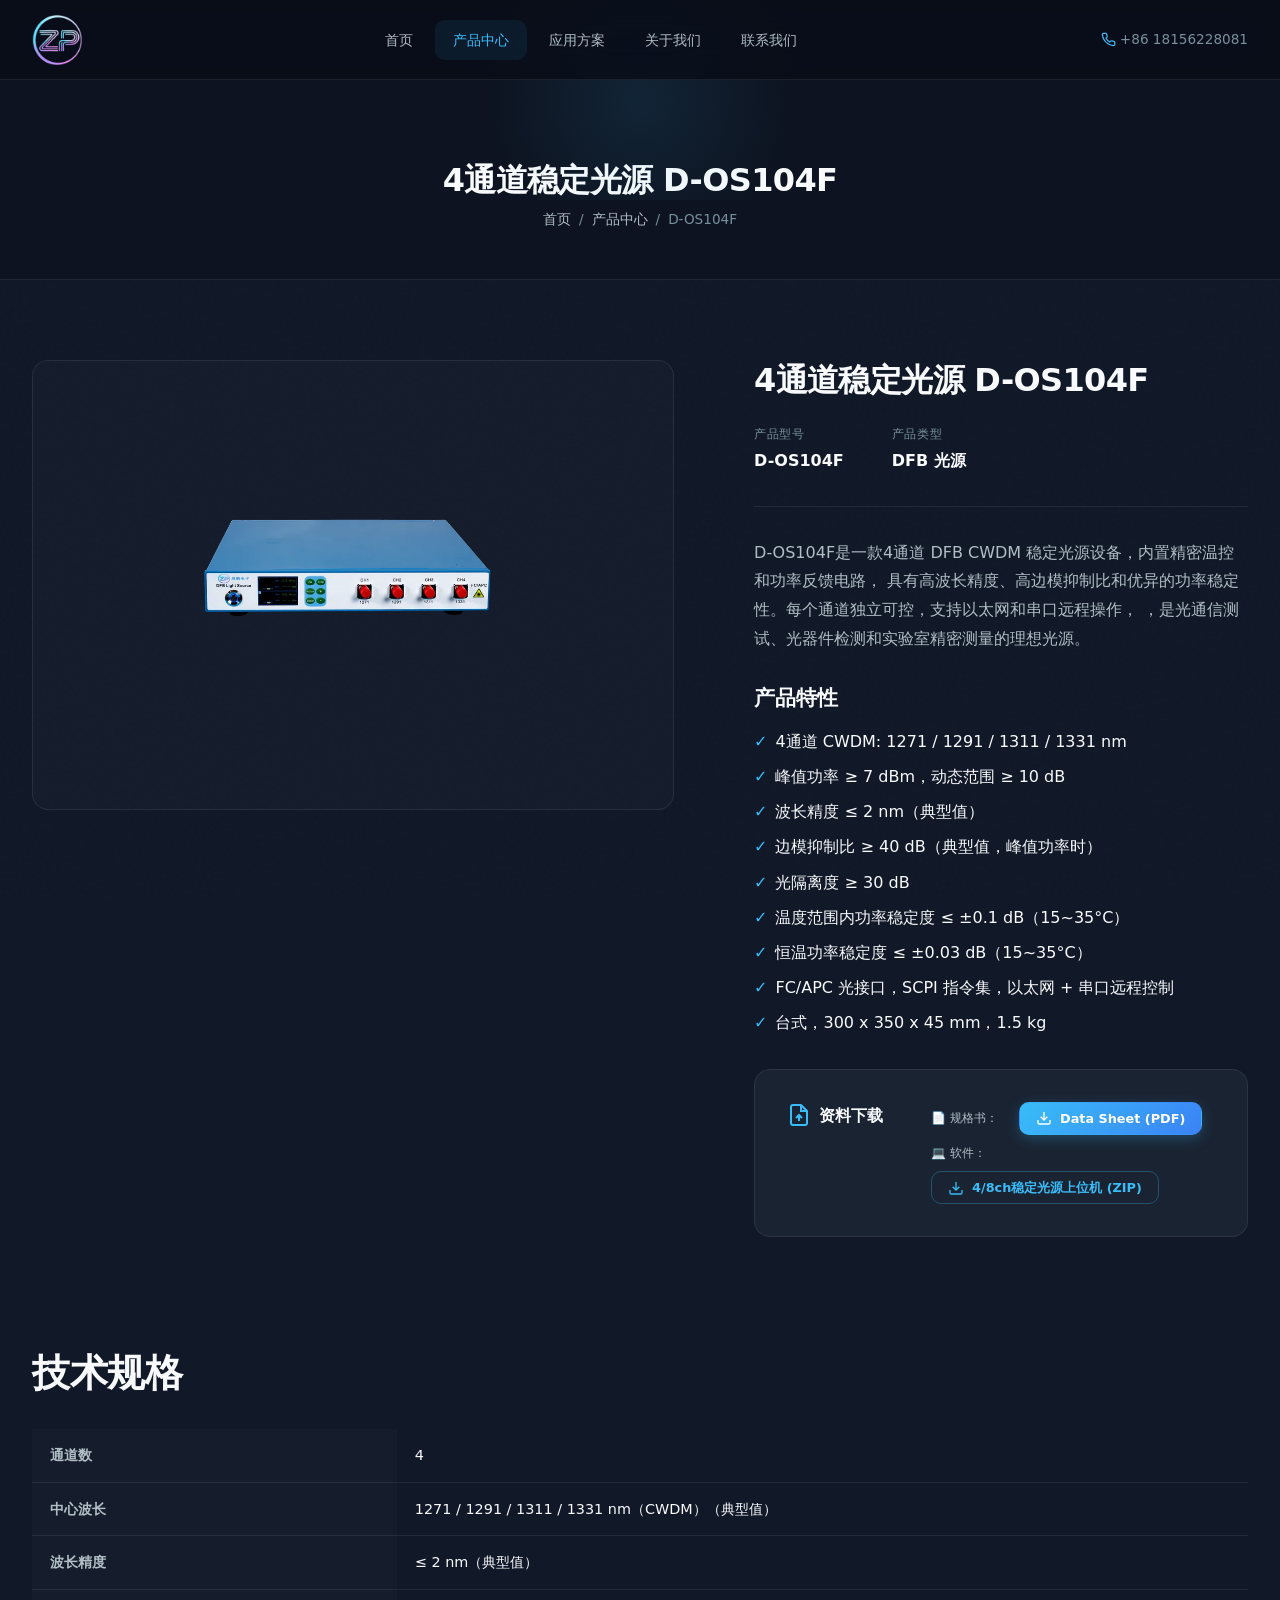
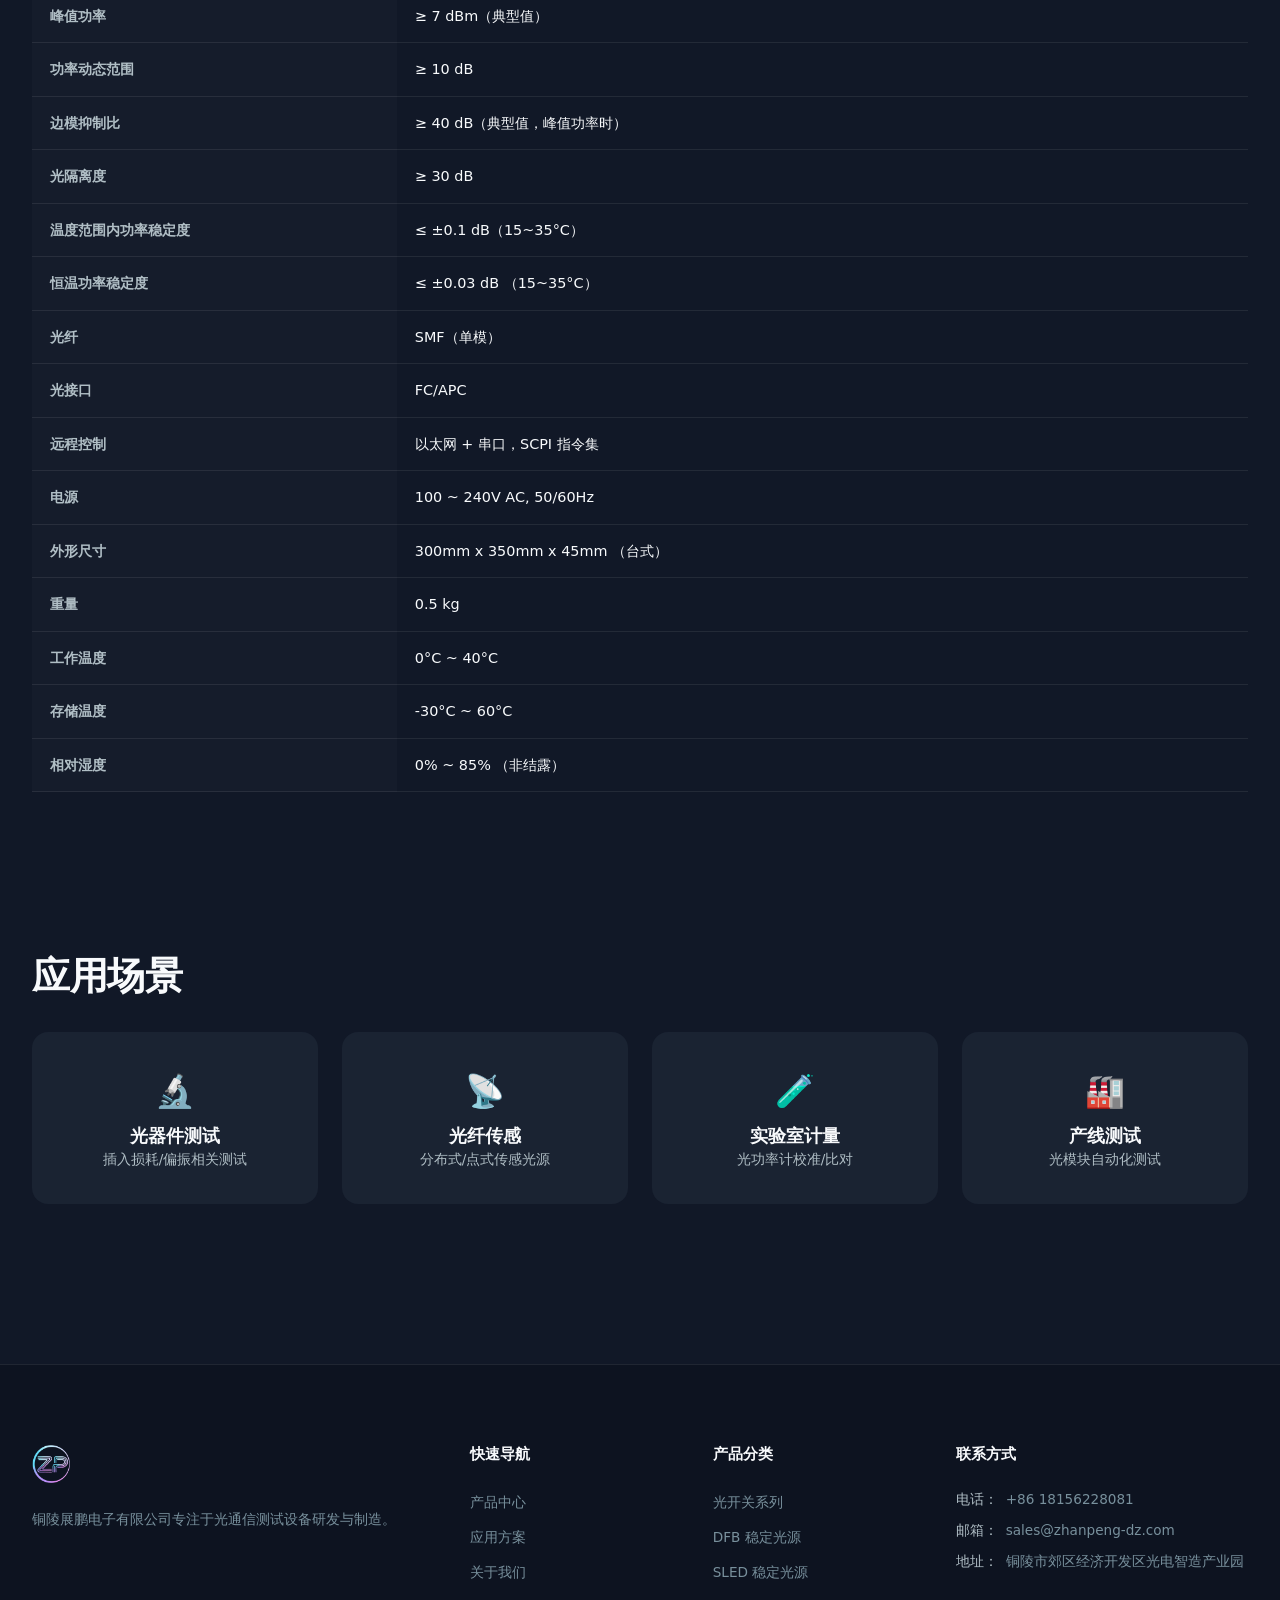
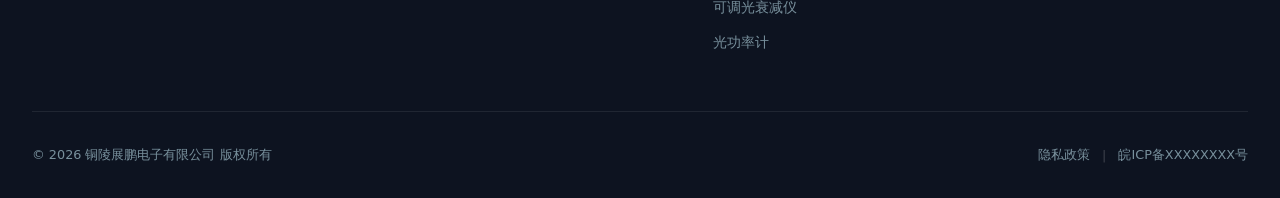
<file: product-detail-os104.html>
<!DOCTYPE html>
<html lang="zh-CN">
<head>
<meta charset="UTF-8">
<meta name="viewport" content="width=device-width, initial-scale=1.0">
<meta name="description" content="4通道DFB光源 D-OS104F - CWDM多波长，高功率稳定性，SCPI远程控制。展鹏电子出品。">
<title>4通道稳定光源 D-OS104F - 产品详情 - 展鹏电子</title>
<link rel="icon" href="favicon.ico" sizes="any">
<link rel="icon" type="image/png" sizes="32x32" href="assets/images/favicon-32.png">
<link rel="apple-touch-icon" href="assets/images/apple-touch-icon.png">
<link rel="stylesheet" href="assets/css/main.css">
</head>
<body>

<header class="header">
  <div class="container header__inner">
    <a href="index.html" class="header__logo"><img src="assets/images/logo-icon.webp" alt="ZP" class="header__logo-icon" width="256" height="256" fetchpriority="high" decoding="async"></a>
    <nav class="nav">
      <ul class="nav__list">
        <li><a href="index.html" class="nav__link">首页</a></li>
        <li><a href="products.html" class="nav__link nav__link--active">产品中心</a></li>
        <li><a href="applications.html" class="nav__link">应用方案</a></li>
        <li><a href="about.html" class="nav__link">关于我们</a></li>
        
        <li><a href="contact.html" class="nav__link">联系我们</a></li>
      </ul>
    </nav>
    <div class="header__actions">
      <span class="header__phone"><svg class="header__phone-icon" viewBox="0 0 24 24" fill="none" stroke="currentColor" stroke-width="2"><path d="M22 16.92v3a2 2 0 01-2.18 2 19.79 19.79 0 01-8.63-3.07 19.5 19.5 0 01-6-6 19.79 19.79 0 01-3.07-8.67A2 2 0 014.11 2h3a2 2 0 012 1.72c.127.96.361 1.903.7 2.81a2 2 0 01-.45 2.11L8.09 9.91a16 16 0 006 6l1.27-1.27a2 2 0 012.11-.45c.907.339 1.85.573 2.81.7A2 2 0 0122 16.92z"/></svg> +86 18156228081</span>
      
      <button class="header__toggle" aria-label="菜单" aria-expanded="false"><span></span><span></span><span></span></button>
    </div>
  </div>
</header>

<section class="page-banner">
  <div class="container">
    <h1 class="page-banner__title" style="font-size: 2rem;">4通道稳定光源 D-OS104F</h1>
    <div class="page-banner__breadcrumb"><a href="index.html">首页</a> <span>/</span> <a href="products.html">产品中心</a> <span>/</span> <span>D-OS104F</span></div>
  </div>
</section>

<section class="section">
  <div class="container">
    <div class="product-detail">
      <div class="product-detail__gallery fade-in">
        <div class="product-detail__main-image">
          <img src="assets/images/products/D-OS104F.webp" alt="4通道稳定光源 D-OS104F" width="1200" height="607" loading="lazy" decoding="async">
        </div>
      </div>
      <div class="product-detail__info fade-in">
        <h1>4通道稳定光源 D-OS104F</h1>
        <div class="product-detail__meta">
          <div class="product-detail__meta-item"><span class="product-detail__meta-label">产品型号</span><span class="product-detail__meta-value">D-OS104F</span></div>
          <div class="product-detail__meta-item"><span class="product-detail__meta-label">产品类型</span><span class="product-detail__meta-value">DFB 光源</span></div>
        </div>

        <p style="color: var(--text-secondary); line-height: 1.8; margin-bottom: 2rem;">
          D-OS104F是一款4通道 DFB CWDM 稳定光源设备，内置精密温控和功率反馈电路，
          具有高波长精度、高边模抑制比和优异的功率稳定性。每个通道独立可控，支持以太网和串口远程操作，
          ，是光通信测试、光器件检测和实验室精密测量的理想光源。
        </p>

        <h3 style="margin-bottom: 1rem;">产品特性</h3>
        <ul style="margin-bottom: 2rem;">
          <li style="display: flex; gap: 0.5rem; margin-bottom: 0.5rem;"><span style="color: var(--brand-cyan);">&#10003;</span><span>4通道 CWDM: 1271 / 1291 / 1311 / 1331 nm</span></li>
          <li style="display: flex; gap: 0.5rem; margin-bottom: 0.5rem;"><span style="color: var(--brand-cyan);">&#10003;</span><span>峰值功率 &ge; 7 dBm，动态范围 &ge; 10 dB</span></li>
          <li style="display: flex; gap: 0.5rem; margin-bottom: 0.5rem;"><span style="color: var(--brand-cyan);">&#10003;</span><span>波长精度 &le; 2 nm（典型值）</span></li>
          <li style="display: flex; gap: 0.5rem; margin-bottom: 0.5rem;"><span style="color: var(--brand-cyan);">&#10003;</span><span>边模抑制比 &ge; 40 dB（典型值，峰值功率时）</span></li>
          <li style="display: flex; gap: 0.5rem; margin-bottom: 0.5rem;"><span style="color: var(--brand-cyan);">&#10003;</span><span>光隔离度 &ge; 30 dB</span></li>
          <li style="display: flex; gap: 0.5rem; margin-bottom: 0.5rem;"><span style="color: var(--brand-cyan);">&#10003;</span><span>温度范围内功率稳定度 &le; &plusmn;0.1 dB（15~35&deg;C）</span></li>
          <li style="display: flex; gap: 0.5rem; margin-bottom: 0.5rem;"><span style="color: var(--brand-cyan);">&#10003;</span><span>恒温功率稳定度 &le; &plusmn;0.03 dB（15~35&deg;C）</span></li>
          <li style="display: flex; gap: 0.5rem; margin-bottom: 0.5rem;"><span style="color: var(--brand-cyan);">&#10003;</span><span>FC/APC 光接口，SCPI 指令集，以太网 + 串口远程控制</span></li>
          <li style="display: flex; gap: 0.5rem; margin-bottom: 0.5rem;"><span style="color: var(--brand-cyan);">&#10003;</span><span>台式，300 x 350 x 45 mm，1.5 kg</span></li>
        </ul>

                <!-- Download -->
        <div style="background: var(--surface-card); border: 1px solid var(--border-subtle); border-radius: 16px; padding: 2rem; margin-bottom: 2rem;">
          <div style="display: flex; align-items: flex-start; gap: 1.5rem; flex-wrap: wrap;">
            <div style="display: flex; align-items: center; gap: 0.5rem; flex-shrink: 0; min-width: 120px;">
              <svg width="24" height="24" viewBox="0 0 24 24" fill="none" stroke="var(--brand-cyan)" stroke-width="2"><path d="M14 2H6a2 2 0 00-2 2v16a2 2 0 002 2h12a2 2 0 002-2V8z"/><polyline points="14 2 14 8 20 8"/><line x1="12" y1="18" x2="12" y2="12"/><polyline points="9 15 12 12 15 15"/></svg>
              <strong>资料下载</strong>
            </div>
            <div style="display: flex; flex-direction: column; gap: 0.5rem; flex: 1;">
              <div style="display: flex; gap: 0.5rem; flex-wrap: wrap; align-items: center;">
                <span style="font-size: 0.75rem; color: var(--text-secondary); min-width: 80px;">📄 规格书：</span>
                <a href="assets/downloads/D-OS104F-datasheet.pdf" class="btn btn--primary btn--sm" download>
                  <svg width="16" height="16" viewBox="0 0 24 24" fill="none" stroke="currentColor" stroke-width="2"><path d="M21 15v4a2 2 0 01-2 2H5a2 2 0 01-2-2v-4"/><polyline points="7 10 12 15 17 10"/><line x1="12" y1="15" x2="12" y2="3"/></svg>
                  Data Sheet (PDF)
                </a>
              </div>
              <div style="display: flex; gap: 0.5rem; flex-wrap: wrap; align-items: center;">
                <span style="font-size: 0.75rem; color: var(--text-secondary); min-width: 80px;">💻 软件：</span>
                <a href="assets/downloads/D-OS-software.zip" class="btn btn--outline btn--sm" download>
                  <svg width="16" height="16" viewBox="0 0 24 24" fill="none" stroke="currentColor" stroke-width="2"><path d="M21 15v4a2 2 0 01-2 2H5a2 2 0 01-2-2v-4"/><polyline points="7 10 12 15 17 10"/><line x1="12" y1="15" x2="12" y2="3"/></svg>
                  4/8ch稳定光源上位机 (ZIP)
                </a>
              </div>
            </div>
          </div>
        </div>
      </div>
    </div>

    <div class="section" style="padding-top: 5rem;">
      <h2 style="margin-bottom: 2rem;">技术规格</h2>
      <div style="overflow-x: auto;">
        <table class="specs-table">
          <tbody>
            <tr><th>通道数</th><td>4</td></tr>
            <tr><th>中心波长</th><td>1271 / 1291 / 1311 / 1331 nm（CWDM）（典型值）</td></tr>
            <tr><th>波长精度</th><td>&le; 2 nm（典型值）</td></tr>
            <tr><th>峰值功率</th><td>&ge; 7 dBm（典型值）</td></tr>
            <tr><th>功率动态范围</th><td>&ge; 10 dB</td></tr>
            <tr><th>边模抑制比</th><td>&ge; 40 dB（典型值，峰值功率时）</td></tr>
            <tr><th>光隔离度</th><td>&ge; 30 dB</td></tr>
            <tr><th>温度范围内功率稳定度</th><td>&le; &plusmn;0.1 dB（15~35&deg;C）</td></tr>
            <tr><th>恒温功率稳定度</th><td>&le; &plusmn;0.03 dB （15~35&deg;C）</td></tr>
            <tr><th>光纤</th><td>SMF（单模）</td></tr>
            <tr><th>光接口</th><td>FC/APC</td></tr>
            <tr><th>远程控制</th><td>以太网 + 串口，SCPI 指令集</td></tr>
            <tr><th>电源</th><td>100 ~ 240V AC, 50/60Hz</td></tr>
            <tr><th>外形尺寸</th><td>300mm x 350mm x 45mm （台式）</td></tr>
            <tr><th>重量</th><td>0.5 kg</td></tr>
            <tr><th>工作温度</th><td>0&deg;C ~ 40&deg;C</td></tr>
            <tr><th>存储温度</th><td>-30&deg;C ~ 60&deg;C</td></tr>
            <tr><th>相对湿度</th><td>0% ~ 85% （非结露）</td></tr>
          </tbody>
        </table>
      </div>
    </div>

    <div class="section" style="padding-top: 5rem;">
      <h2 style="margin-bottom: 2rem;">应用场景</h2>
      <div style="display: grid; grid-template-columns: repeat(auto-fit, minmax(200px, 1fr)); gap: 1.5rem;">
        <div style="text-align: center; padding: 2rem; background: var(--surface-card); border-radius: 16px;"><div style="font-size: 32px; margin-bottom: 0.5rem;">🔬</div><h4>光器件测试</h4><p style="font-size: 0.85rem; color: var(--text-secondary);">插入损耗/偏振相关测试</p></div>
        <div style="text-align: center; padding: 2rem; background: var(--surface-card); border-radius: 16px;"><div style="font-size: 32px; margin-bottom: 0.5rem;">📡</div><h4>光纤传感</h4><p style="font-size: 0.85rem; color: var(--text-secondary);">分布式/点式传感光源</p></div>
        <div style="text-align: center; padding: 2rem; background: var(--surface-card); border-radius: 16px;"><div style="font-size: 32px; margin-bottom: 0.5rem;">🧪</div><h4>实验室计量</h4><p style="font-size: 0.85rem; color: var(--text-secondary);">光功率计校准/比对</p></div>
        <div style="text-align: center; padding: 2rem; background: var(--surface-card); border-radius: 16px;"><div style="font-size: 32px; margin-bottom: 0.5rem;">🏭</div><h4>产线测试</h4><p style="font-size: 0.85rem; color: var(--text-secondary);">光模块自动化测试</p></div>
      </div>
    </div>
  </div>
</section>

<footer class="footer">
  <div class="container">
    <div class="footer__grid">
      <div class="footer__col"><h4 class="footer__col-title"><img src="assets/images/logo-icon.webp" alt="ZP" style="height:38px;width:auto;" width="256" height="256" loading="lazy" decoding="async"></h4><p class="footer__about">铜陵展鹏电子有限公司专注于光通信测试设备研发与制造。</p></div>
      <div class="footer__col"><h4 class="footer__col-title">快速导航</h4><ul class="footer__links"><li><a href="products.html">产品中心</a></li><li><a href="applications.html">应用方案</a></li><li><a href="about.html">关于我们</a></li></ul></div>
      <div class="footer__col"><h4 class="footer__col-title">产品分类</h4><ul class="footer__links"><li><a href="products.html#optical-switch">光开关系列</a></li><li><a href="products.html#dfb">DFB 稳定光源</a></li><li><a href="products.html#sled">SLED 稳定光源</a></li><li><a href="products.html#voa">可调光衰减仪</a></li><li><a href="products.html#opm">光功率计</a></li></ul></div>
      <div class="footer__col"><h4 class="footer__col-title">联系方式</h4><div class="footer__contact-item"><strong>电话：</strong> +86 18156228081</div><div class="footer__contact-item"><strong>邮箱：</strong> sales@zhanpeng-dz.com</div><div class="footer__contact-item"><strong>地址：</strong> 铜陵市郊区经济开发区光电智造产业园</div></div>
    </div>
    <div class="footer__bottom"><span>© 2026 铜陵展鹏电子有限公司 版权所有</span><span><a href="privacy.html">隐私政策</a> <span style="margin: 0 0.5rem; color: rgba(255,255,255,0.2);">|</span> <a href="https://beian.miit.gov.cn/" target="_blank" rel="noopener">皖ICP备XXXXXXXX号</a></span></div>
  </div>
</footer>

<button class="back-to-top" aria-label="回到顶部">↑</button>
<script src="assets/js/main.js"></script>
</body>
</html>
</file>
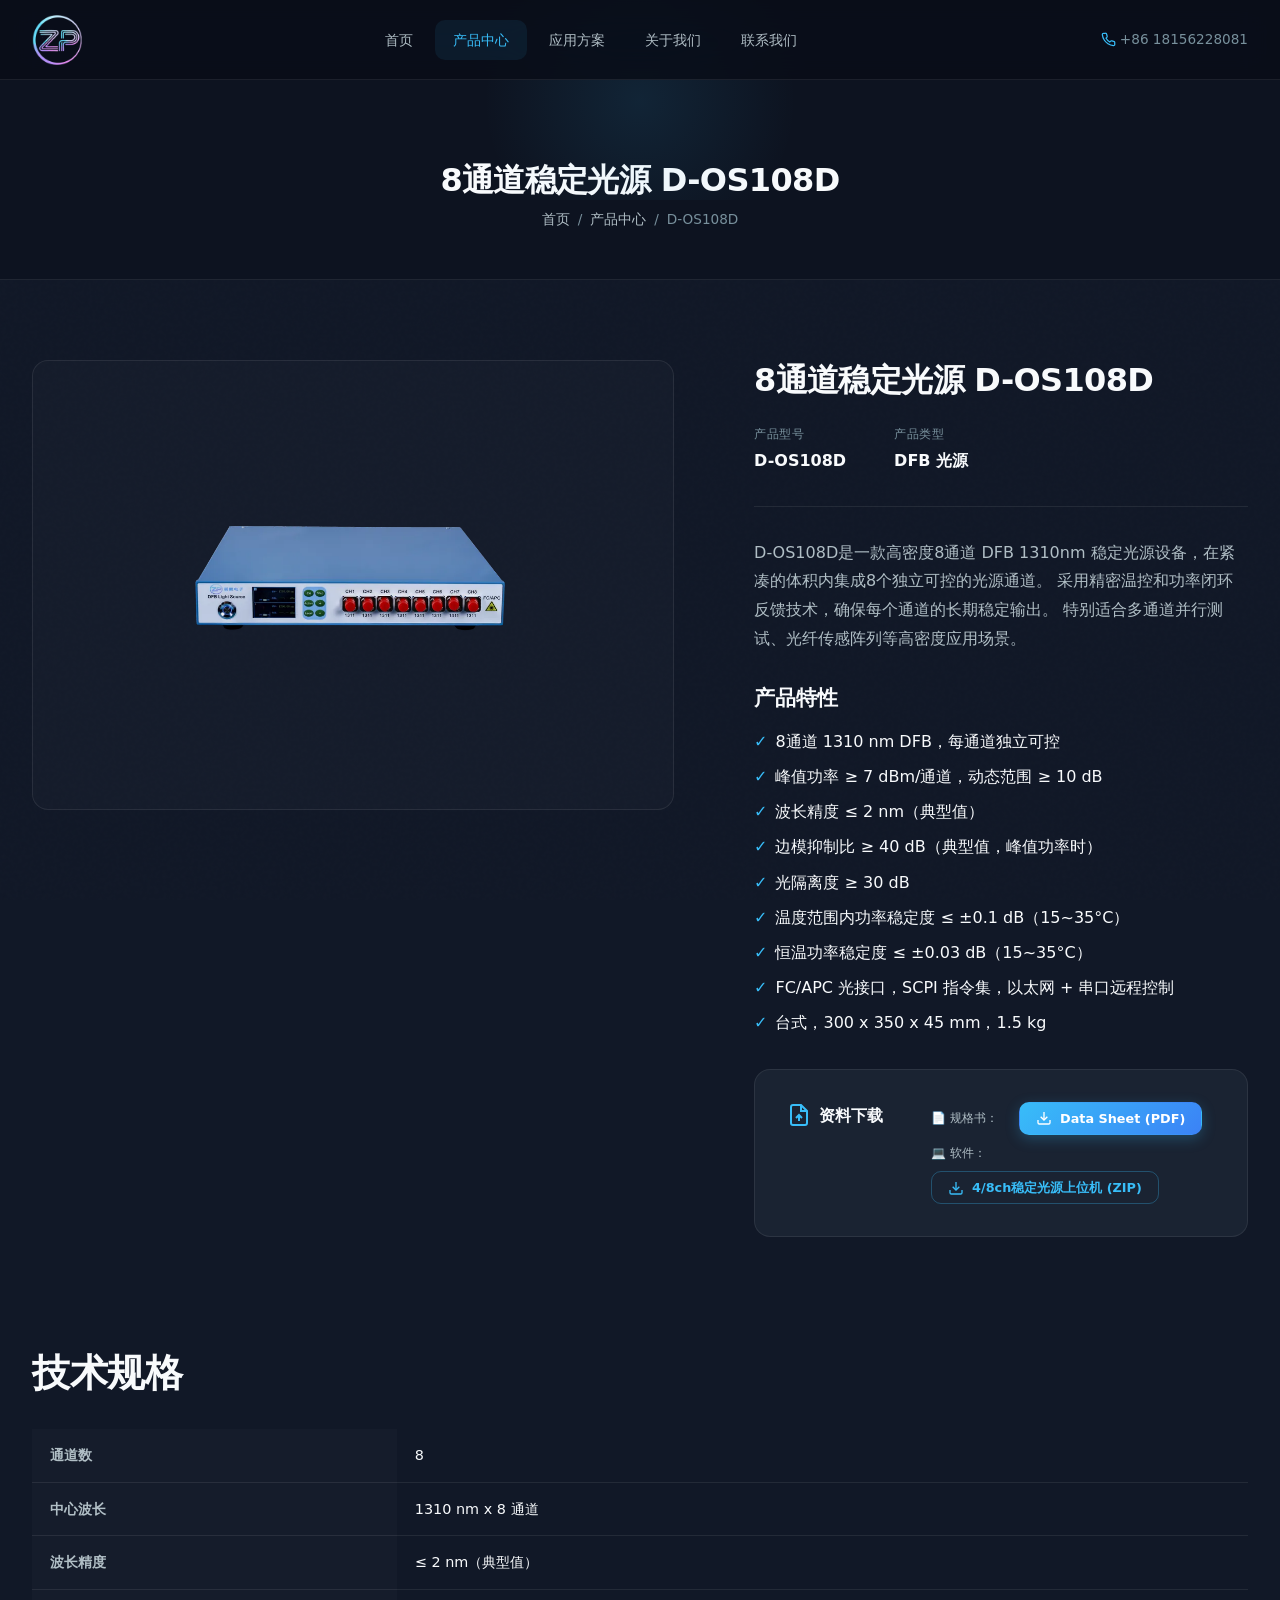
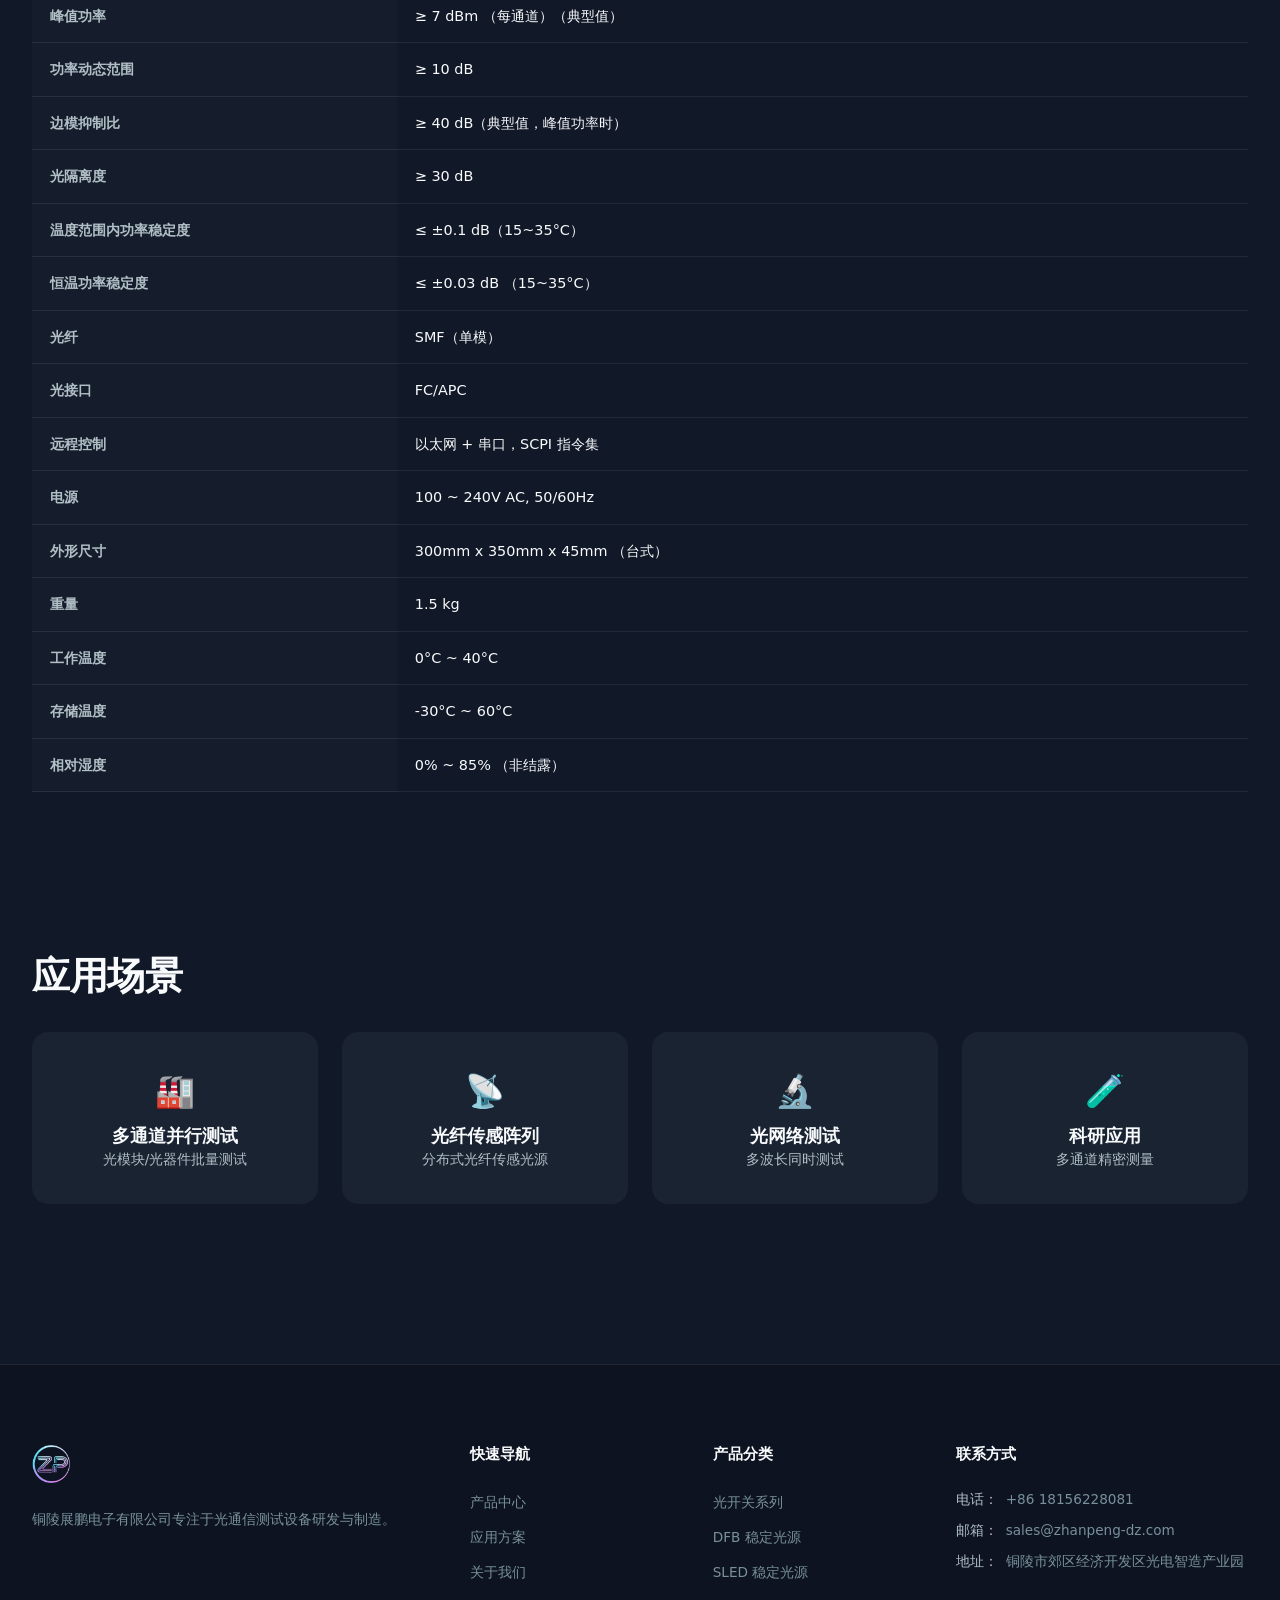
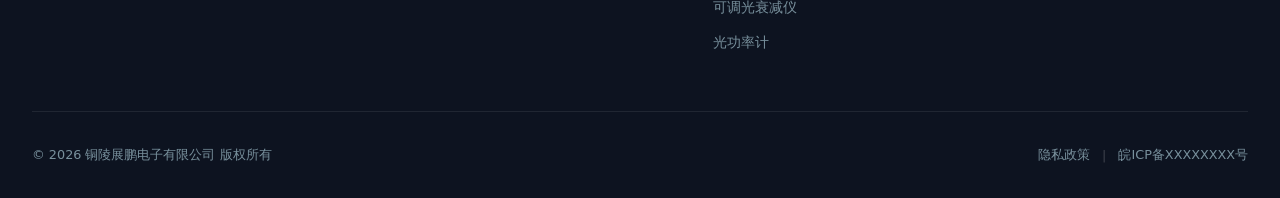
<file: product-detail-os108.html>
<!DOCTYPE html>
<html lang="zh-CN">
<head>
<meta charset="UTF-8">
<meta name="viewport" content="width=device-width, initial-scale=1.0">
<meta name="description" content="8通道DFB光源 D-OS108D - 8通道1310nm，高功率输出，SCPI远程控制。展鹏电子出品。">
<title>8通道稳定光源 D-OS108D - 产品详情 - 展鹏电子</title>
<link rel="icon" href="favicon.ico" sizes="any">
<link rel="icon" type="image/png" sizes="32x32" href="assets/images/favicon-32.png">
<link rel="apple-touch-icon" href="assets/images/apple-touch-icon.png">
<link rel="stylesheet" href="assets/css/main.css">
</head>
<body>

<header class="header">
  <div class="container header__inner">
    <a href="index.html" class="header__logo"><img src="assets/images/logo-icon.webp" alt="ZP" class="header__logo-icon" width="256" height="256" fetchpriority="high" decoding="async"></a>
    <nav class="nav">
      <ul class="nav__list">
        <li><a href="index.html" class="nav__link">首页</a></li>
        <li><a href="products.html" class="nav__link nav__link--active">产品中心</a></li>
        <li><a href="applications.html" class="nav__link">应用方案</a></li>
        <li><a href="about.html" class="nav__link">关于我们</a></li>
        
        <li><a href="contact.html" class="nav__link">联系我们</a></li>
      </ul>
    </nav>
    <div class="header__actions">
      <span class="header__phone"><svg class="header__phone-icon" viewBox="0 0 24 24" fill="none" stroke="currentColor" stroke-width="2"><path d="M22 16.92v3a2 2 0 01-2.18 2 19.79 19.79 0 01-8.63-3.07 19.5 19.5 0 01-6-6 19.79 19.79 0 01-3.07-8.67A2 2 0 014.11 2h3a2 2 0 012 1.72c.127.96.361 1.903.7 2.81a2 2 0 01-.45 2.11L8.09 9.91a16 16 0 006 6l1.27-1.27a2 2 0 012.11-.45c.907.339 1.85.573 2.81.7A2 2 0 0122 16.92z"/></svg> +86 18156228081</span>
      
      <button class="header__toggle" aria-label="菜单" aria-expanded="false"><span></span><span></span><span></span></button>
    </div>
  </div>
</header>

<section class="page-banner">
  <div class="container">
    <h1 class="page-banner__title" style="font-size: 2rem;">8通道稳定光源 D-OS108D</h1>
    <div class="page-banner__breadcrumb"><a href="index.html">首页</a> <span>/</span> <a href="products.html">产品中心</a> <span>/</span> <span>D-OS108D</span></div>
  </div>
</section>

<section class="section">
  <div class="container">
    <div class="product-detail">
      <div class="product-detail__gallery fade-in">
        <div class="product-detail__main-image">
          <img src="assets/images/products/D-OS108D.webp" alt="8通道稳定光源 D-OS108D" width="1200" height="560" loading="lazy" decoding="async">
        </div>
      </div>
      <div class="product-detail__info fade-in">
        <h1>8通道稳定光源 D-OS108D</h1>
        <div class="product-detail__meta">
          <div class="product-detail__meta-item"><span class="product-detail__meta-label">产品型号</span><span class="product-detail__meta-value">D-OS108D</span></div>
          <div class="product-detail__meta-item"><span class="product-detail__meta-label">产品类型</span><span class="product-detail__meta-value">DFB 光源</span></div>
        </div>

        <p style="color: var(--text-secondary); line-height: 1.8; margin-bottom: 2rem;">
          D-OS108D是一款高密度8通道 DFB 1310nm 稳定光源设备，在紧凑的体积内集成8个独立可控的光源通道。
          采用精密温控和功率闭环反馈技术，确保每个通道的长期稳定输出。
          特别适合多通道并行测试、光纤传感阵列等高密度应用场景。
        </p>

        <h3 style="margin-bottom: 1rem;">产品特性</h3>
        <ul style="margin-bottom: 2rem;">
          <li style="display: flex; gap: 0.5rem; margin-bottom: 0.5rem;"><span style="color: var(--brand-cyan);">&#10003;</span><span>8通道 1310 nm DFB，每通道独立可控</span></li>
          <li style="display: flex; gap: 0.5rem; margin-bottom: 0.5rem;"><span style="color: var(--brand-cyan);">&#10003;</span><span>峰值功率 &ge; 7 dBm/通道，动态范围 &ge; 10 dB</span></li>
          <li style="display: flex; gap: 0.5rem; margin-bottom: 0.5rem;"><span style="color: var(--brand-cyan);">&#10003;</span><span>波长精度 &le; 2 nm（典型值）</span></li>
          <li style="display: flex; gap: 0.5rem; margin-bottom: 0.5rem;"><span style="color: var(--brand-cyan);">&#10003;</span><span>边模抑制比 &ge; 40 dB（典型值，峰值功率时）</span></li>
          <li style="display: flex; gap: 0.5rem; margin-bottom: 0.5rem;"><span style="color: var(--brand-cyan);">&#10003;</span><span>光隔离度 &ge; 30 dB</span></li>
          <li style="display: flex; gap: 0.5rem; margin-bottom: 0.5rem;"><span style="color: var(--brand-cyan);">&#10003;</span><span>温度范围内功率稳定度 &le; &plusmn;0.1 dB（15~35&deg;C）</span></li>
          <li style="display: flex; gap: 0.5rem; margin-bottom: 0.5rem;"><span style="color: var(--brand-cyan);">&#10003;</span><span>恒温功率稳定度 &le; &plusmn;0.03 dB（15~35&deg;C）</span></li>
          <li style="display: flex; gap: 0.5rem; margin-bottom: 0.5rem;"><span style="color: var(--brand-cyan);">&#10003;</span><span>FC/APC 光接口，SCPI 指令集，以太网 + 串口远程控制</span></li>
          <li style="display: flex; gap: 0.5rem; margin-bottom: 0.5rem;"><span style="color: var(--brand-cyan);">&#10003;</span><span>台式，300 x 350 x 45 mm，1.5 kg</span></li>
        </ul>

                <!-- Download -->
        <div style="background: var(--surface-card); border: 1px solid var(--border-subtle); border-radius: 16px; padding: 2rem; margin-bottom: 2rem;">
          <div style="display: flex; align-items: flex-start; gap: 1.5rem; flex-wrap: wrap;">
            <div style="display: flex; align-items: center; gap: 0.5rem; flex-shrink: 0; min-width: 120px;">
              <svg width="24" height="24" viewBox="0 0 24 24" fill="none" stroke="var(--brand-cyan)" stroke-width="2"><path d="M14 2H6a2 2 0 00-2 2v16a2 2 0 002 2h12a2 2 0 002-2V8z"/><polyline points="14 2 14 8 20 8"/><line x1="12" y1="18" x2="12" y2="12"/><polyline points="9 15 12 12 15 15"/></svg>
              <strong>资料下载</strong>
            </div>
            <div style="display: flex; flex-direction: column; gap: 0.5rem; flex: 1;">
              <div style="display: flex; gap: 0.5rem; flex-wrap: wrap; align-items: center;">
                <span style="font-size: 0.75rem; color: var(--text-secondary); min-width: 80px;">📄 规格书：</span>
                <a href="assets/downloads/D-OS108D-datasheet.pdf" class="btn btn--primary btn--sm" download>
                  <svg width="16" height="16" viewBox="0 0 24 24" fill="none" stroke="currentColor" stroke-width="2"><path d="M21 15v4a2 2 0 01-2 2H5a2 2 0 01-2-2v-4"/><polyline points="7 10 12 15 17 10"/><line x1="12" y1="15" x2="12" y2="3"/></svg>
                  Data Sheet (PDF)
                </a>
              </div>
              <div style="display: flex; gap: 0.5rem; flex-wrap: wrap; align-items: center;">
                <span style="font-size: 0.75rem; color: var(--text-secondary); min-width: 80px;">💻 软件：</span>
                <a href="assets/downloads/D-OS-software.zip" class="btn btn--outline btn--sm" download>
                  <svg width="16" height="16" viewBox="0 0 24 24" fill="none" stroke="currentColor" stroke-width="2"><path d="M21 15v4a2 2 0 01-2 2H5a2 2 0 01-2-2v-4"/><polyline points="7 10 12 15 17 10"/><line x1="12" y1="15" x2="12" y2="3"/></svg>
                  4/8ch稳定光源上位机 (ZIP)
                </a>
              </div>
            </div>
          </div>
        </div>
      </div>
    </div>

    <div class="section" style="padding-top: 5rem;">
      <h2 style="margin-bottom: 2rem;">技术规格</h2>
      <div style="overflow-x: auto;">
        <table class="specs-table">
          <tbody>
            <tr><th>通道数</th><td>8</td></tr>
            <tr><th>中心波长</th><td>1310 nm x 8 通道</td></tr>
            <tr><th>波长精度</th><td>&le; 2 nm（典型值）</td></tr>
            <tr><th>峰值功率</th><td>&ge; 7 dBm （每通道）（典型值）</td></tr>
            <tr><th>功率动态范围</th><td>&ge; 10 dB</td></tr>
            <tr><th>边模抑制比</th><td>&ge; 40 dB（典型值，峰值功率时）</td></tr>
            <tr><th>光隔离度</th><td>&ge; 30 dB</td></tr>
            <tr><th>温度范围内功率稳定度</th><td>&le; &plusmn;0.1 dB（15~35&deg;C）</td></tr>
            <tr><th>恒温功率稳定度</th><td>&le; &plusmn;0.03 dB （15~35&deg;C）</td></tr>
            <tr><th>光纤</th><td>SMF（单模）</td></tr>
            <tr><th>光接口</th><td>FC/APC</td></tr>
            <tr><th>远程控制</th><td>以太网 + 串口，SCPI 指令集</td></tr>
            <tr><th>电源</th><td>100 ~ 240V AC, 50/60Hz</td></tr>
            <tr><th>外形尺寸</th><td>300mm x 350mm x 45mm （台式）</td></tr>
            <tr><th>重量</th><td>1.5 kg</td></tr>
            <tr><th>工作温度</th><td>0&deg;C ~ 40&deg;C</td></tr>
            <tr><th>存储温度</th><td>-30&deg;C ~ 60&deg;C</td></tr>
            <tr><th>相对湿度</th><td>0% ~ 85% （非结露）</td></tr>
          </tbody>
        </table>
      </div>
    </div>

    <div class="section" style="padding-top: 5rem;">
      <h2 style="margin-bottom: 2rem;">应用场景</h2>
      <div style="display: grid; grid-template-columns: repeat(auto-fit, minmax(200px, 1fr)); gap: 1.5rem;">
        <div style="text-align: center; padding: 2rem; background: var(--surface-card); border-radius: 16px;"><div style="font-size: 32px; margin-bottom: 0.5rem;">🏭</div><h4>多通道并行测试</h4><p style="font-size: 0.85rem; color: var(--text-secondary);">光模块/光器件批量测试</p></div>
        <div style="text-align: center; padding: 2rem; background: var(--surface-card); border-radius: 16px;"><div style="font-size: 32px; margin-bottom: 0.5rem;">📡</div><h4>光纤传感阵列</h4><p style="font-size: 0.85rem; color: var(--text-secondary);">分布式光纤传感光源</p></div>
        <div style="text-align: center; padding: 2rem; background: var(--surface-card); border-radius: 16px;"><div style="font-size: 32px; margin-bottom: 0.5rem;">🔬</div><h4>光网络测试</h4><p style="font-size: 0.85rem; color: var(--text-secondary);">多波长同时测试</p></div>
        <div style="text-align: center; padding: 2rem; background: var(--surface-card); border-radius: 16px;"><div style="font-size: 32px; margin-bottom: 0.5rem;">🧪</div><h4>科研应用</h4><p style="font-size: 0.85rem; color: var(--text-secondary);">多通道精密测量</p></div>
      </div>
    </div>
  </div>
</section>

<footer class="footer">
  <div class="container">
    <div class="footer__grid">
      <div class="footer__col"><h4 class="footer__col-title"><img src="assets/images/logo-icon.webp" alt="ZP" style="height:38px;width:auto;" width="256" height="256" loading="lazy" decoding="async"></h4><p class="footer__about">铜陵展鹏电子有限公司专注于光通信测试设备研发与制造。</p></div>
      <div class="footer__col"><h4 class="footer__col-title">快速导航</h4><ul class="footer__links"><li><a href="products.html">产品中心</a></li><li><a href="applications.html">应用方案</a></li><li><a href="about.html">关于我们</a></li></ul></div>
      <div class="footer__col"><h4 class="footer__col-title">产品分类</h4><ul class="footer__links"><li><a href="products.html#optical-switch">光开关系列</a></li><li><a href="products.html#dfb">DFB 稳定光源</a></li><li><a href="products.html#sled">SLED 稳定光源</a></li><li><a href="products.html#voa">可调光衰减仪</a></li><li><a href="products.html#opm">光功率计</a></li></ul></div>
      <div class="footer__col"><h4 class="footer__col-title">联系方式</h4><div class="footer__contact-item"><strong>电话：</strong> +86 18156228081</div><div class="footer__contact-item"><strong>邮箱：</strong> sales@zhanpeng-dz.com</div><div class="footer__contact-item"><strong>地址：</strong> 铜陵市郊区经济开发区光电智造产业园</div></div>
    </div>
    <div class="footer__bottom"><span>© 2026 铜陵展鹏电子有限公司 版权所有</span><span><a href="privacy.html">隐私政策</a> <span style="margin: 0 0.5rem; color: rgba(255,255,255,0.2);">|</span> <a href="https://beian.miit.gov.cn/" target="_blank" rel="noopener">皖ICP备XXXXXXXX号</a></span></div>
  </div>
</footer>

<button class="back-to-top" aria-label="回到顶部">↑</button>
<script src="assets/js/main.js"></script>
</body>
</html>
</file>
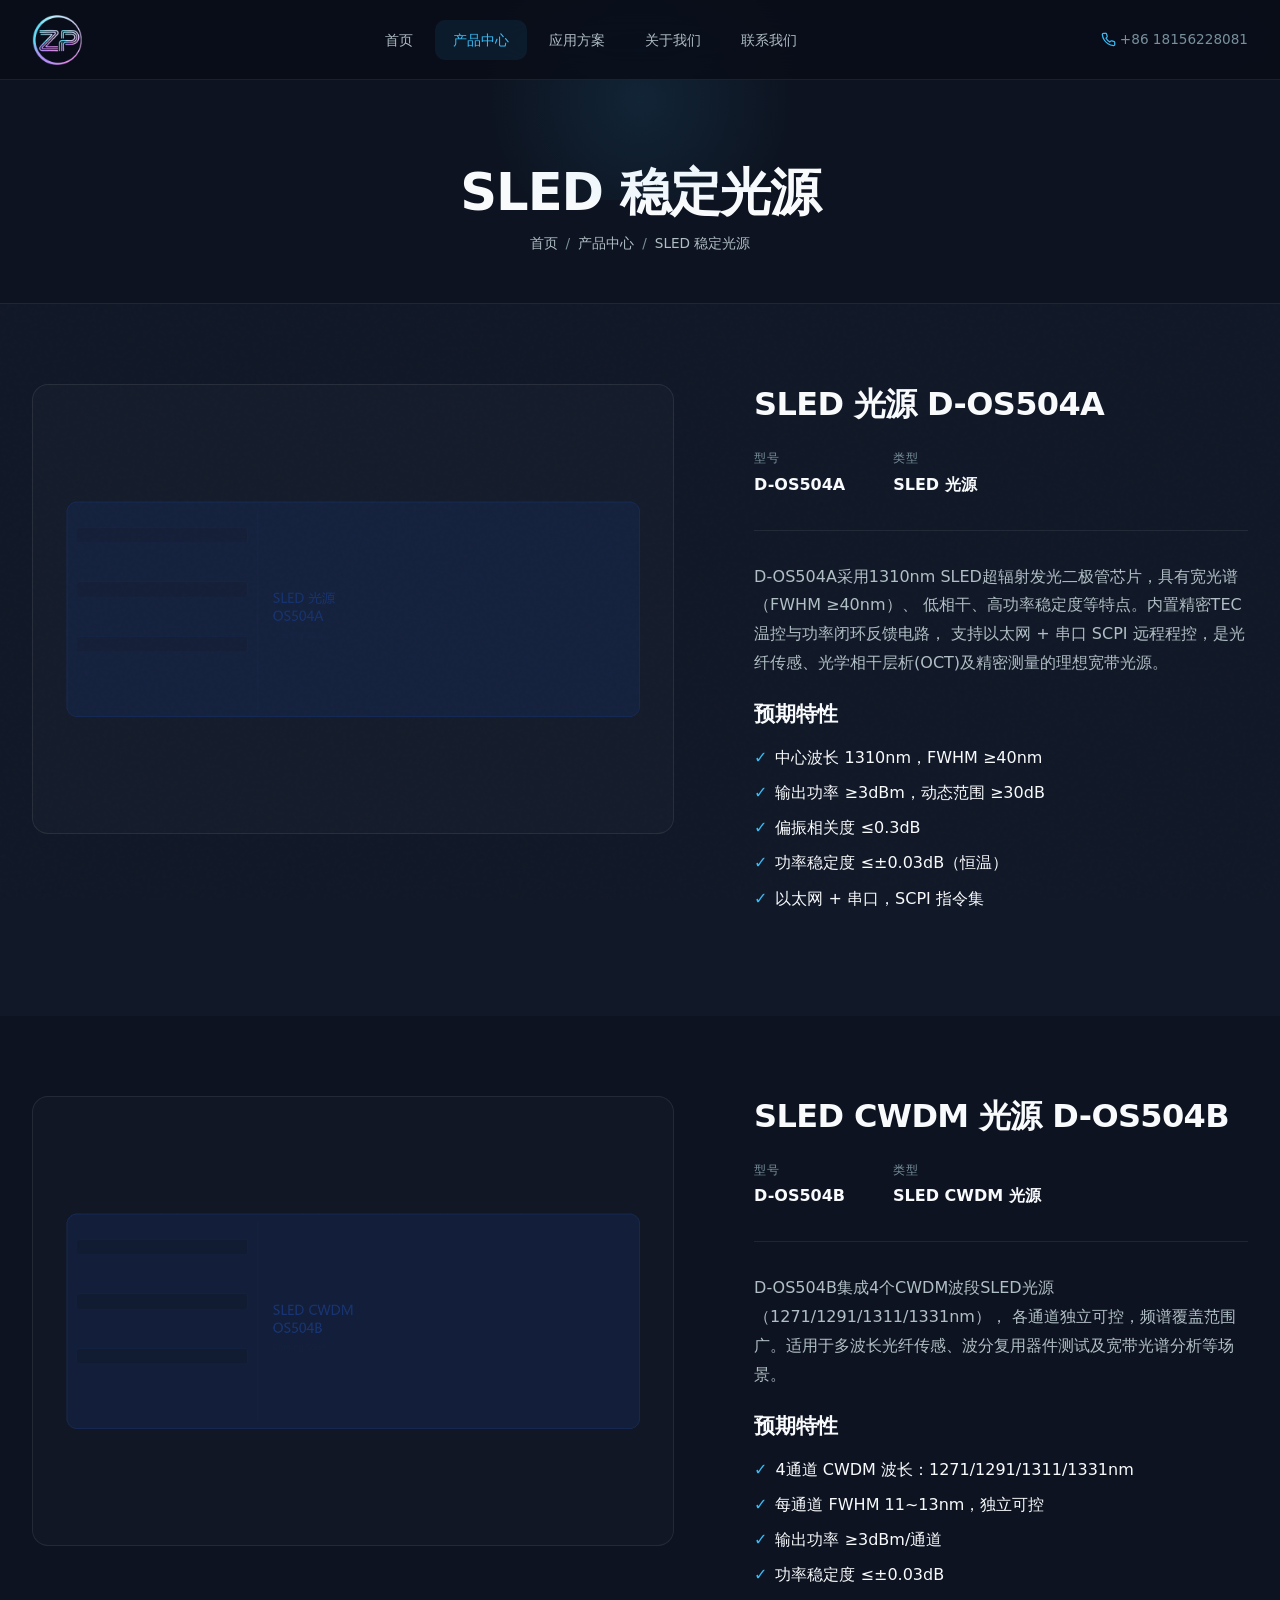
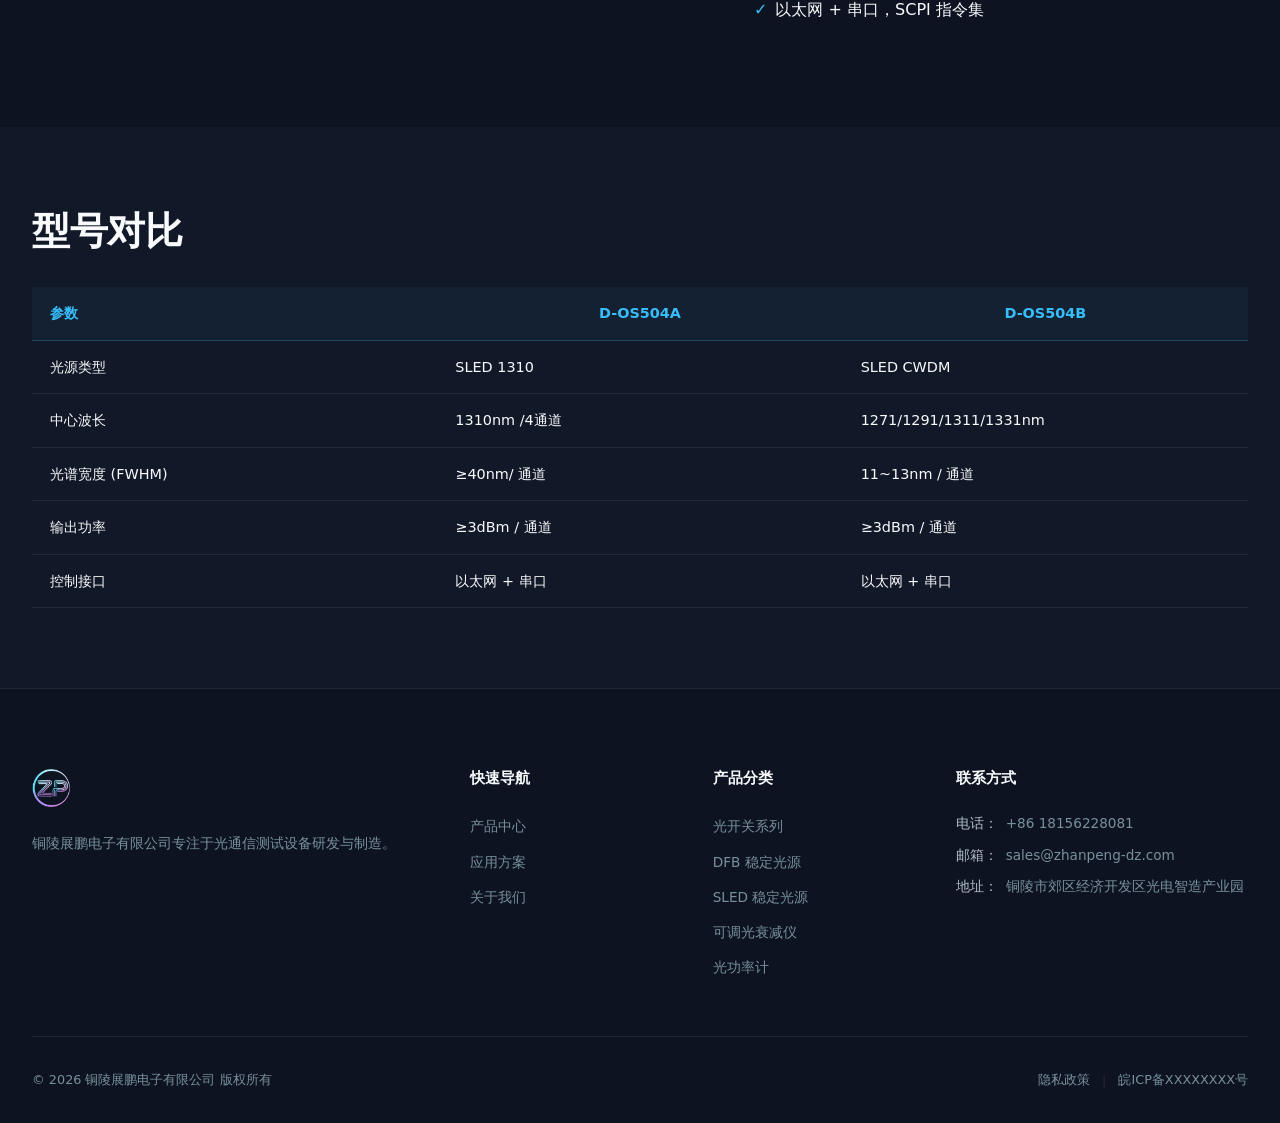
<file: product-detail-sled.html>
<!DOCTYPE html>
<html lang="zh-CN">
<head>
<meta charset="UTF-8">
<meta name="viewport" content="width=device-width, initial-scale=1.0">
<meta name="description" content="SLED稳定光源 D-OS504A / D-OS504B - 宽光谱、低相干、高功率稳定度。展鹏电子。">
<title>SLED 稳定光源 - 产品详情 - 展鹏电子</title>
<link rel="icon" href="favicon.ico" sizes="any">
<link rel="icon" type="image/png" sizes="32x32" href="assets/images/favicon-32.png">
<link rel="apple-touch-icon" href="assets/images/apple-touch-icon.png">
<link rel="stylesheet" href="assets/css/main.css">
</head>
<body>

<header class="header">
  <div class="container header__inner">
    <a href="index.html" class="header__logo"><img src="assets/images/logo-icon.webp" alt="ZP" class="header__logo-icon" width="256" height="256" fetchpriority="high" decoding="async"></a>
    <nav class="nav"><ul class="nav__list">
      <li><a href="index.html" class="nav__link">首页</a></li>
      <li><a href="products.html" class="nav__link nav__link--active">产品中心</a></li>
      <li><a href="applications.html" class="nav__link">应用方案</a></li>
      <li><a href="about.html" class="nav__link">关于我们</a></li>
      <li><a href="contact.html" class="nav__link">联系我们</a></li>
    </ul></nav>
    <div class="header__actions">
      <span class="header__phone"><svg class="header__phone-icon" viewBox="0 0 24 24" fill="none" stroke="currentColor" stroke-width="2"><path d="M22 16.92v3a2 2 0 01-2.18 2 19.79 19.79 0 01-8.63-3.07 19.5 19.5 0 01-6-6 19.79 19.79 0 01-3.07-8.67A2 2 0 014.11 2h3a2 2 0 012 1.72c.127.96.361 1.903.7 2.81a2 2 0 01-.45 2.11L8.09 9.91a16 16 0 006 6l1.27-1.27a2 2 0 012.11-.45c.907.339 1.85.573 2.81.7A2 2 0 0122 16.92z"/></svg> +86 18156228081</span>
      <button class="header__toggle" aria-label="菜单" aria-expanded="false"><span></span><span></span><span></span></button>
    </div>
  </div>
</header>

<section class="page-banner">
  <div class="container">
    <h1 class="page-banner__title">SLED 稳定光源</h1>
    <div class="page-banner__breadcrumb"><a href="index.html">首页</a> <span>/</span> <a href="products.html">产品中心</a> <span>/</span> <a href="products.html#sled">SLED 稳定光源</a></div>
  </div>
</section>

<!-- D-OS504A -->
<section class="section">
  <div class="container">
    <div class="product-detail">
      <div class="product-detail__gallery fade-in">
        <div class="product-detail__main-image"><img src="assets/images/products/D-OS504A.webp" alt="SLED光源 D-OS504A" width="1200" height="500" loading="lazy" decoding="async"></div>
      </div>
      <div class="product-detail__info fade-in">
        <h1>SLED 光源 D-OS504A</h1>
        <div class="product-detail__meta">
          <div class="product-detail__meta-item"><span class="product-detail__meta-label">型号</span><span class="product-detail__meta-value">D-OS504A</span></div>
          <div class="product-detail__meta-item"><span class="product-detail__meta-label">类型</span><span class="product-detail__meta-value">SLED 光源</span></div>
        </div>

        <p style="color:var(--text-secondary);line-height:1.8;margin-bottom:1.5rem;">
          D-OS504A采用1310nm SLED超辐射发光二极管芯片，具有宽光谱（FWHM &ge;40nm）、
          低相干、高功率稳定度等特点。内置精密TEC温控与功率闭环反馈电路，
          支持以太网 + 串口 SCPI 远程程控，是光纤传感、光学相干层析(OCT)及精密测量的理想宽带光源。
        </p>
        <h3 style="margin-bottom:1rem;">预期特性</h3>
        <ul style="margin-bottom:1.5rem;">
          <li style="display:flex;gap:0.5rem;margin-bottom:0.5rem;"><span style="color:var(--brand-cyan);">&#10003;</span><span>中心波长 1310nm，FWHM &ge;40nm</span></li>
          <li style="display:flex;gap:0.5rem;margin-bottom:0.5rem;"><span style="color:var(--brand-cyan);">&#10003;</span><span>输出功率 &ge;3dBm，动态范围 &ge;30dB</span></li>
          <li style="display:flex;gap:0.5rem;margin-bottom:0.5rem;"><span style="color:var(--brand-cyan);">&#10003;</span><span>偏振相关度 &le;0.3dB</span></li>
          <li style="display:flex;gap:0.5rem;margin-bottom:0.5rem;"><span style="color:var(--brand-cyan);">&#10003;</span><span>功率稳定度 &le;&plusmn;0.03dB（恒温）</span></li>
          <li style="display:flex;gap:0.5rem;margin-bottom:0.5rem;"><span style="color:var(--brand-cyan);">&#10003;</span><span>以太网 + 串口，SCPI 指令集</span></li>
        </ul>
        
      </div>
    </div>
  </div>
</section>

<!-- D-OS504B -->
<section class="section section--alt">
  <div class="container">
    <div class="product-detail">
      <div class="product-detail__gallery fade-in">
        <div class="product-detail__main-image"><img src="assets/images/products/D-OS504B.webp" alt="SLED CWDM光源 D-OS504B" width="1200" height="500" loading="lazy" decoding="async"></div>
      </div>
      <div class="product-detail__info fade-in">
        <h1>SLED CWDM 光源 D-OS504B</h1>
        <div class="product-detail__meta">
          <div class="product-detail__meta-item"><span class="product-detail__meta-label">型号</span><span class="product-detail__meta-value">D-OS504B</span></div>
          <div class="product-detail__meta-item"><span class="product-detail__meta-label">类型</span><span class="product-detail__meta-value">SLED CWDM 光源</span></div>
        </div>

        <p style="color:var(--text-secondary);line-height:1.8;margin-bottom:1.5rem;">
          D-OS504B集成4个CWDM波段SLED光源（1271/1291/1311/1331nm），
          各通道独立可控，频谱覆盖范围广。适用于多波长光纤传感、波分复用器件测试及宽带光谱分析等场景。
        </p>
        <h3 style="margin-bottom:1rem;">预期特性</h3>
        <ul style="margin-bottom:1.5rem;">
          <li style="display:flex;gap:0.5rem;margin-bottom:0.5rem;"><span style="color:var(--brand-cyan);">&#10003;</span><span>4通道 CWDM 波长：1271/1291/1311/1331nm</span></li>
          <li style="display:flex;gap:0.5rem;margin-bottom:0.5rem;"><span style="color:var(--brand-cyan);">&#10003;</span><span>每通道 FWHM 11~13nm，独立可控</span></li>
          <li style="display:flex;gap:0.5rem;margin-bottom:0.5rem;"><span style="color:var(--brand-cyan);">&#10003;</span><span>输出功率 &ge;3dBm/通道</span></li>
          <li style="display:flex;gap:0.5rem;margin-bottom:0.5rem;"><span style="color:var(--brand-cyan);">&#10003;</span><span>功率稳定度 &le;&plusmn;0.03dB</span></li>
          <li style="display:flex;gap:0.5rem;margin-bottom:0.5rem;"><span style="color:var(--brand-cyan);">&#10003;</span><span>以太网 + 串口，SCPI 指令集</span></li>
        </ul>
        
      </div>
    </div>
  </div>
</section>

<!-- Comparison -->
<section class="section">
  <div class="container">
    <h2 style="margin-bottom:2rem;">型号对比</h2>
    <div style="overflow-x:auto;">
      <table class="specs-table">
        <thead><tr><th>参数</th><th>D-OS504A</th><th>D-OS504B</th></tr></thead>
        <tbody>
          <tr><td>光源类型</td><td>SLED 1310</td><td>SLED CWDM</td></tr>
          <tr><td>中心波长</td><td>1310nm /4通道</td><td>1271/1291/1311/1331nm</td></tr>
          <tr><td>光谱宽度 (FWHM)</td><td>&ge;40nm/ 通道</td><td>11~13nm / 通道</td></tr>
          <tr><td>输出功率</td><td>&ge;3dBm / 通道</td><td>&ge;3dBm / 通道</td></tr>
          <tr><td>控制接口</td><td>以太网 + 串口</td><td>以太网 + 串口</td></tr>
        </tbody>
      </table>
    </div>
  </div>
</section>

<footer class="footer">
  <div class="container">
    <div class="footer__grid">
      <div class="footer__col"><h4 class="footer__col-title" style="display:flex;align-items:center;"><img src="assets/images/logo-icon.webp" alt="ZP" style="height:38px;width:auto;" width="256" height="256" loading="lazy" decoding="async"></h4><p class="footer__about">铜陵展鹏电子有限公司专注于光通信测试设备研发与制造。</p></div>
      <div class="footer__col"><h4 class="footer__col-title">快速导航</h4><ul class="footer__links"><li><a href="products.html">产品中心</a></li><li><a href="applications.html">应用方案</a></li><li><a href="about.html">关于我们</a></li></ul></div>
      <div class="footer__col"><h4 class="footer__col-title">产品分类</h4><ul class="footer__links">
        <li><a href="products.html#optical-switch">光开关系列</a></li>
        <li><a href="products.html#dfb">DFB 稳定光源</a></li>
        <li><a href="products.html#sled">SLED 稳定光源</a></li>
        <li><a href="products.html#voa">可调光衰减仪</a></li>
        <li><a href="products.html#opm">光功率计</a></li>
      </ul></div>
      <div class="footer__col"><h4 class="footer__col-title">联系方式</h4><div class="footer__contact-item"><strong>电话：</strong> +86 18156228081</div><div class="footer__contact-item"><strong>邮箱：</strong> sales@zhanpeng-dz.com</div><div class="footer__contact-item"><strong>地址：</strong> 铜陵市郊区经济开发区光电智造产业园</div></div>
    </div>
    <div class="footer__bottom"><span>&copy; 2026 铜陵展鹏电子有限公司 版权所有</span><span><a href="privacy.html">隐私政策</a> <span style="margin: 0 0.5rem; color: rgba(255,255,255,0.1);">|</span> <a href="https://beian.miit.gov.cn/" target="_blank" rel="noopener">皖ICP备XXXXXXXX号</a></span></div>
  </div>
</footer>

<button class="back-to-top" aria-label="回到顶部">&uarr;</button>
<script src="assets/js/main.js"></script>
</body>
</html>
</file>
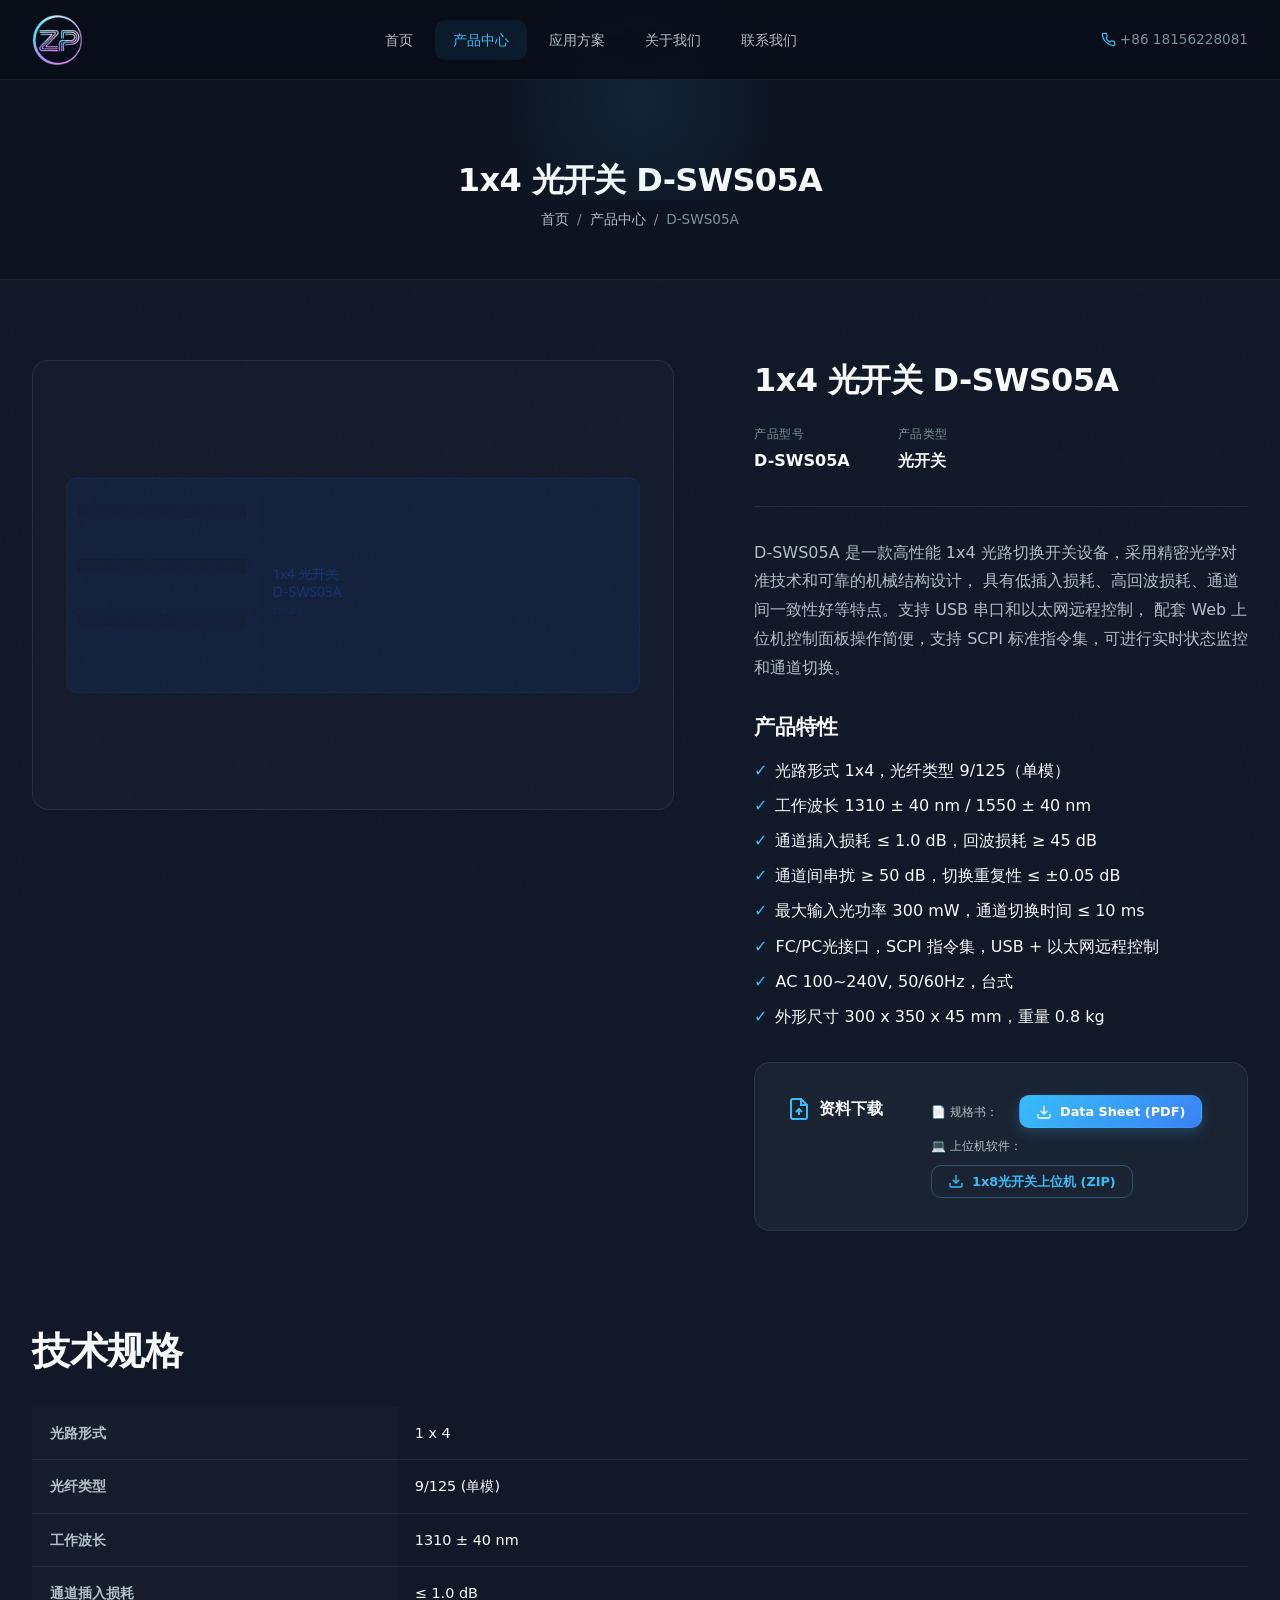
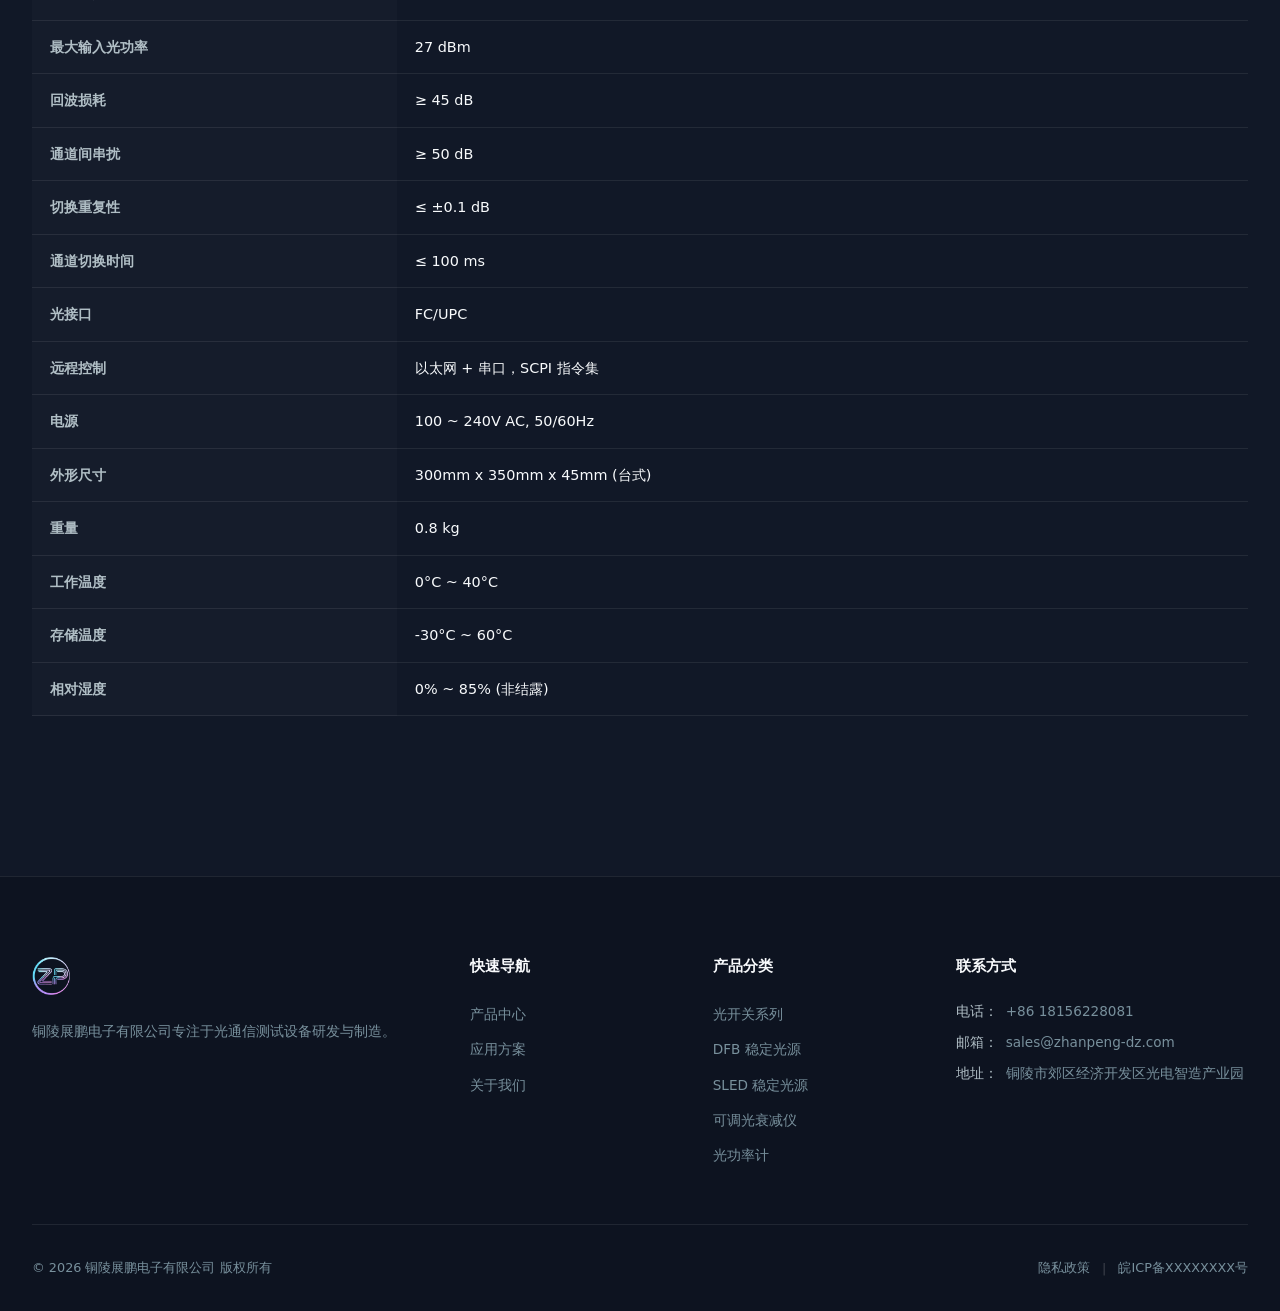
<file: product-detail-sws05.html>
<!DOCTYPE html>
<html lang="zh-CN">
<head>
<meta charset="UTF-8">
<meta name="viewport" content="width=device-width, initial-scale=1.0">
<meta name="description" content="1x4光开关 D-SWS05A - 高精度光路切换，低插入损耗，SCPI远程控制，配套Web上位机。展鹏电子出品。">
<title>1x4 光开关 D-SWS05A - 产品详情 - 展鹏电子</title>
<link rel="icon" href="favicon.ico" sizes="any">
<link rel="icon" type="image/png" sizes="32x32" href="assets/images/favicon-32.png">
<link rel="apple-touch-icon" href="assets/images/apple-touch-icon.png">
<link rel="stylesheet" href="assets/css/main.css">
</head>
<body>

<header class="header">
  <div class="container header__inner">
    <a href="index.html" class="header__logo"><img src="assets/images/logo-icon.webp" alt="ZP" class="header__logo-icon" width="256" height="256" fetchpriority="high" decoding="async"></a>
    <nav class="nav">
      <ul class="nav__list">
        <li><a href="index.html" class="nav__link">首页</a></li>
        <li><a href="products.html" class="nav__link nav__link--active">产品中心</a></li>
        <li><a href="applications.html" class="nav__link">应用方案</a></li>
        <li><a href="about.html" class="nav__link">关于我们</a></li>
        <li><a href="contact.html" class="nav__link">联系我们</a></li>
      </ul>
    </nav>
    <div class="header__actions">
      <span class="header__phone"><svg class="header__phone-icon" viewBox="0 0 24 24" fill="none" stroke="currentColor" stroke-width="2"><path d="M22 16.92v3a2 2 0 01-2.18 2 19.79 19.79 0 01-8.63-3.07 19.5 19.5 0 01-6-6 19.79 19.79 0 01-3.07-8.67A2 2 0 014.11 2h3a2 2 0 012 1.72c.127.96.361 1.903.7 2.81a2 2 0 01-.45 2.11L8.09 9.91a16 16 0 006 6l1.27-1.27a2 2 0 012.11-.45c.907.339 1.85.573 2.81.7A2 2 0 0122 16.92z"/></svg> +86 18156228081</span>
      <button class="header__toggle" aria-label="菜单" aria-expanded="false"><span></span><span></span><span></span></button>
    </div>
  </div>
</header>

<section class="page-banner">
  <div class="container">
    <h1 class="page-banner__title" style="font-size: 2rem;">1x4 光开关 D-SWS05A</h1>
    <div class="page-banner__breadcrumb"><a href="index.html">首页</a> <span>/</span> <a href="products.html">产品中心</a> <span>/</span> <span>D-SWS05A</span></div>
  </div>
</section>

<section class="section">
  <div class="container">
    <div class="product-detail">
      <div class="product-detail__gallery fade-in">
        <div class="product-detail__main-image">
          <img src="assets/images/devices/sws05-ch1.webp" alt="1x4光开关 D-SWS05A" width="1200" height="500" loading="lazy" decoding="async">
        </div>
      </div>
      <div class="product-detail__info fade-in">
        <h1>1x4 光开关 D-SWS05A</h1>
        <div class="product-detail__meta">
          <div class="product-detail__meta-item"><span class="product-detail__meta-label">产品型号</span><span class="product-detail__meta-value">D-SWS05A</span></div>
          <div class="product-detail__meta-item"><span class="product-detail__meta-label">产品类型</span><span class="product-detail__meta-value">光开关</span></div>
        </div>

        <p style="color: var(--text-secondary); line-height: 1.8; margin-bottom: 2rem;">
          D-SWS05A 是一款高性能 1x4 光路切换开关设备，采用精密光学对准技术和可靠的机械结构设计，
          具有低插入损耗、高回波损耗、通道间一致性好等特点。支持 USB 串口和以太网远程控制，
          配套 Web 上位机控制面板操作简便，支持 SCPI 标准指令集，可进行实时状态监控和通道切换。
        </p>

        <h3 style="margin-bottom: 1rem;">产品特性</h3>
        <ul style="margin-bottom: 2rem;">
          <li style="display: flex; gap: 0.5rem; margin-bottom: 0.5rem;"><span style="color: var(--brand-cyan);">&#10003;</span><span>光路形式 1x4，光纤类型 9/125（单模）</span></li>
          <li style="display: flex; gap: 0.5rem; margin-bottom: 0.5rem;"><span style="color: var(--brand-cyan);">&#10003;</span><span>工作波长 1310 &plusmn; 40 nm / 1550 &plusmn; 40 nm</span></li>
          <li style="display: flex; gap: 0.5rem; margin-bottom: 0.5rem;"><span style="color: var(--brand-cyan);">&#10003;</span><span>通道插入损耗 &le; 1.0 dB，回波损耗 &ge; 45 dB</span></li>
          <li style="display: flex; gap: 0.5rem; margin-bottom: 0.5rem;"><span style="color: var(--brand-cyan);">&#10003;</span><span>通道间串扰 &ge; 50 dB，切换重复性 &le; &plusmn;0.05 dB</span></li>
          <li style="display: flex; gap: 0.5rem; margin-bottom: 0.5rem;"><span style="color: var(--brand-cyan);">&#10003;</span><span>最大输入光功率 300 mW，通道切换时间 &le; 10 ms</span></li>
          <li style="display: flex; gap: 0.5rem; margin-bottom: 0.5rem;"><span style="color: var(--brand-cyan);">&#10003;</span><span>FC/PC光接口，SCPI 指令集，USB + 以太网远程控制</span></li>
          <li style="display: flex; gap: 0.5rem; margin-bottom: 0.5rem;"><span style="color: var(--brand-cyan);">&#10003;</span><span>AC 100~240V, 50/60Hz，台式</span></li>
          <li style="display: flex; gap: 0.5rem; margin-bottom: 0.5rem;"><span style="color: var(--brand-cyan);">&#10003;</span><span>外形尺寸 300 x 350 x 45 mm，重量 0.8 kg</span></li>
        </ul>

        <!-- Download -->
        <div style="background: var(--surface-card); border: 1px solid var(--border-subtle); border-radius: 16px; padding: 2rem; margin-bottom: 2rem;">
          <div style="display: flex; align-items: flex-start; gap: 1.5rem; flex-wrap: wrap;">
            <div style="display: flex; align-items: center; gap: 0.5rem; flex-shrink: 0; min-width: 120px;">
              <svg width="24" height="24" viewBox="0 0 24 24" fill="none" stroke="var(--brand-cyan)" stroke-width="2"><path d="M14 2H6a2 2 0 00-2 2v16a2 2 0 002 2h12a2 2 0 002-2V8z"/><polyline points="14 2 14 8 20 8"/><line x1="12" y1="18" x2="12" y2="12"/><polyline points="9 15 12 12 15 15"/></svg>
              <strong>资料下载</strong>
            </div>
            <div style="display: flex; flex-direction: column; gap: 0.5rem; flex: 1;">
              <div style="display: flex; gap: 0.5rem; flex-wrap: wrap; align-items: center;">
                <span style="font-size: 0.75rem; color: var(--text-secondary); min-width: 80px;">📄 规格书：</span>
                <a href="assets/downloads/D-SWS05A-datasheet.pdf" class="btn btn--primary btn--sm" download>
                  <svg width="16" height="16" viewBox="0 0 24 24" fill="none" stroke="currentColor" stroke-width="2"><path d="M21 15v4a2 2 0 01-2 2H5a2 2 0 01-2-2v-4"/><polyline points="7 10 12 15 17 10"/><line x1="12" y1="15" x2="12" y2="3"/></svg>
                  Data Sheet (PDF)
                </a>
              </div>
              <div style="display: flex; gap: 0.5rem; flex-wrap: wrap; align-items: center;">
                <span style="font-size: 0.75rem; color: var(--text-secondary); min-width: 80px;">💻 上位机软件：</span>
                <a href="assets/downloads/D-SWS09B-software.zip" class="btn btn--outline btn--sm" download>
                  <svg width="16" height="16" viewBox="0 0 24 24" fill="none" stroke="currentColor" stroke-width="2"><path d="M21 15v4a2 2 0 01-2 2H5a2 2 0 01-2-2v-4"/><polyline points="7 10 12 15 17 10"/><line x1="12" y1="15" x2="12" y2="3"/></svg>
                  1x8光开关上位机 (ZIP)
                </a>
              </div>
            </div>
          </div>
        </div>
      </div>
    </div>

    <!-- Specs Table -->
    <div class="section" style="padding-top: 4rem;">
      <h2 style="margin-bottom: 2rem;">技术规格</h2>
      <div style="overflow-x: auto;">
        <table class="specs-table">
          <tbody>
          <tr><th>光路形式</th><td>1 x 4</td></tr>
            <tr><th>光纤类型</th><td>9/125 (单模)</td></tr>
            <tr><th>工作波长</th><td>1310 &plusmn; 40 nm</td></tr>
            <tr><th>通道插入损耗</th><td>&le; 1.0 dB</td></tr>
            <tr><th>最大输入光功率</th><td>27 dBm</td></tr>
            <tr><th>回波损耗</th><td>&ge; 45 dB</td></tr>
            <tr><th>通道间串扰</th><td>&ge; 50 dB</td></tr>
            <tr><th>切换重复性</th><td>&le; &plusmn;0.1 dB</td></tr>
            <tr><th>通道切换时间</th><td>&le; 100 ms</td></tr>
            <tr><th>光接口</th><td>FC/UPC</td></tr>
            <tr><th>远程控制</th><td>以太网 + 串口，SCPI 指令集</td></tr>
            <tr><th>电源</th><td>100 ~ 240V AC, 50/60Hz</td></tr>
            <tr><th>外形尺寸</th><td>300mm x 350mm x 45mm (台式)</td></tr>
            <tr><th>重量</th><td>0.8 kg</td></tr>
            <tr><th>工作温度</th><td>0&deg;C ~ 40&deg;C</td></tr>
            <tr><th>存储温度</th><td>-30&deg;C ~ 60&deg;C</td></tr>
            <tr><th>相对湿度</th><td>0% ~ 85% (非结露)</td></tr>
          </tbody>
        </table>
      </div>
    </div>

    </section>

<footer class="footer">
  <div class="container"><div class="footer__grid">
    <div class="footer__col"><h4 class="footer__col-title"><img src="assets/images/logo-icon.webp" alt="ZP" style="height:38px;width:auto;" width="256" height="256" loading="lazy" decoding="async"></h4><p class="footer__about">铜陵展鹏电子有限公司专注于光通信测试设备研发与制造。</p></div>
    <div class="footer__col"><h4 class="footer__col-title">快速导航</h4><ul class="footer__links"><li><a href="products.html">产品中心</a></li><li><a href="applications.html">应用方案</a></li><li><a href="about.html">关于我们</a></li></ul></div>
    <div class="footer__col"><h4 class="footer__col-title">产品分类</h4><ul class="footer__links"><li><a href="products.html#optical-switch">光开关系列</a></li><li><a href="products.html#dfb">DFB 稳定光源</a></li><li><a href="products.html#sled">SLED 稳定光源</a></li><li><a href="products.html#voa">可调光衰减仪</a></li><li><a href="products.html#opm">光功率计</a></li></ul></div>
    <div class="footer__col"><h4 class="footer__col-title">联系方式</h4><div class="footer__contact-item"><strong>电话：</strong>+86 18156228081</div><div class="footer__contact-item"><strong>邮箱：</strong>sales@zhanpeng-dz.com</div><div class="footer__contact-item"><strong>地址：</strong>铜陵市郊区经济开发区光电智造产业园</div></div>
  </div>
  <div class="footer__bottom"><span>&copy; 2026 铜陵展鹏电子有限公司 版权所有</span><span><a href="privacy.html">隐私政策</a> <span style="margin:0 0.5rem;color:rgba(255,255,255,0.2)">|</span> <a href="https://beian.miit.gov.cn/" target="_blank" rel="noopener">皖ICP备XXXXXXXX号</a></span></div></div>
</footer>

<button class="back-to-top" aria-label="回到顶部">↑</button>
<script src="assets/js/main.js"></script>

</body>
</html>
</file>
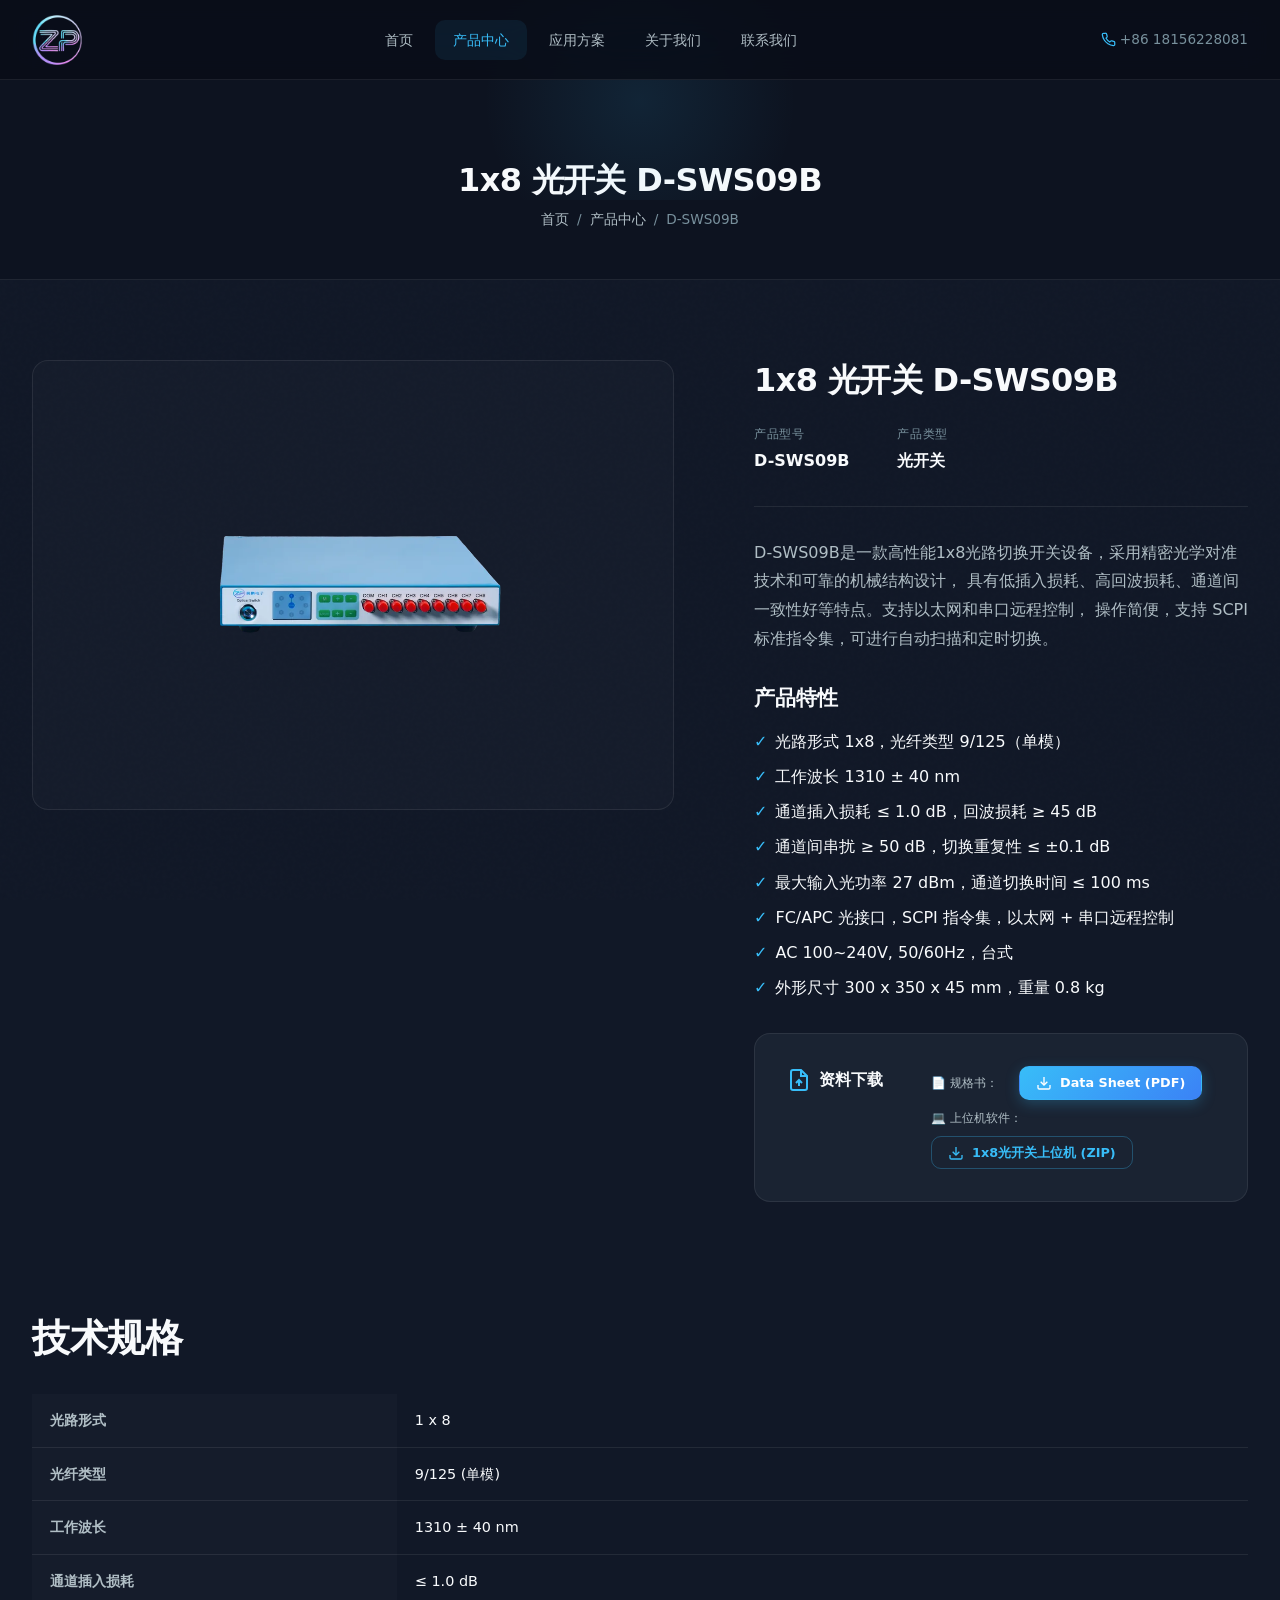
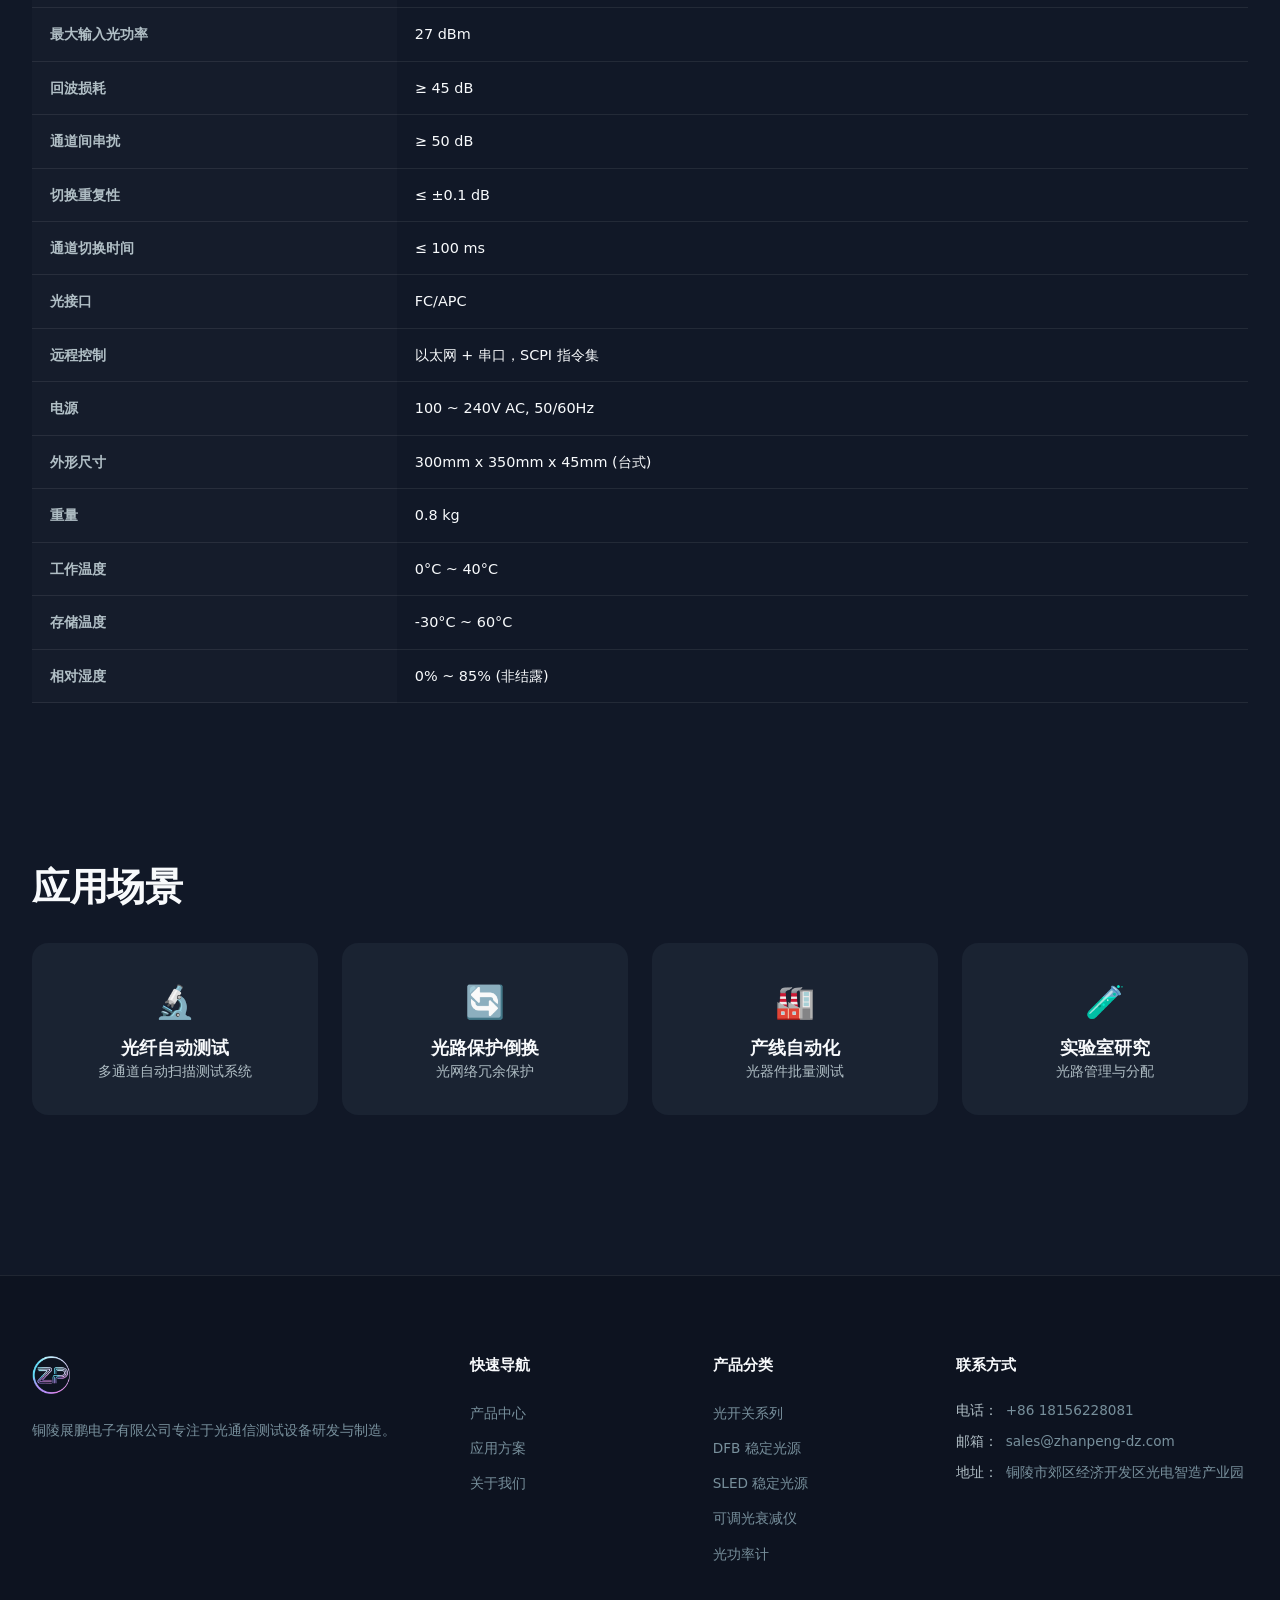
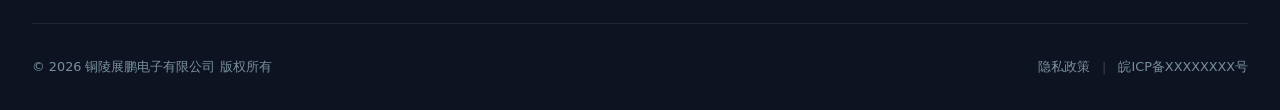
<file: product-detail-sws09.html>
<!DOCTYPE html>
<html lang="zh-CN">
<head>
<meta charset="UTF-8">
<meta name="viewport" content="width=device-width, initial-scale=1.0">
<meta name="description" content="1x8光开关 D-SWS09B - 高精度光路切换，低插入损耗，SCPI远程控制。展鹏电子出品。">
<title>1x8 光开关 D-SWS09B - 产品详情 - 展鹏电子</title>
<link rel="icon" href="favicon.ico" sizes="any">
<link rel="icon" type="image/png" sizes="32x32" href="assets/images/favicon-32.png">
<link rel="apple-touch-icon" href="assets/images/apple-touch-icon.png">
<link rel="stylesheet" href="assets/css/main.css">
</head>
<body>

<header class="header">
  <div class="container header__inner">
    <a href="index.html" class="header__logo"><img src="assets/images/logo-icon.webp" alt="ZP" class="header__logo-icon" width="256" height="256" fetchpriority="high" decoding="async"></a>
    <nav class="nav">
      <ul class="nav__list">
        <li><a href="index.html" class="nav__link">首页</a></li>
        <li><a href="products.html" class="nav__link nav__link--active">产品中心</a></li>
        <li><a href="applications.html" class="nav__link">应用方案</a></li>
        <li><a href="about.html" class="nav__link">关于我们</a></li>
        
        <li><a href="contact.html" class="nav__link">联系我们</a></li>
      </ul>
    </nav>
    <div class="header__actions">
      <span class="header__phone"><svg class="header__phone-icon" viewBox="0 0 24 24" fill="none" stroke="currentColor" stroke-width="2"><path d="M22 16.92v3a2 2 0 01-2.18 2 19.79 19.79 0 01-8.63-3.07 19.5 19.5 0 01-6-6 19.79 19.79 0 01-3.07-8.67A2 2 0 014.11 2h3a2 2 0 012 1.72c.127.96.361 1.903.7 2.81a2 2 0 01-.45 2.11L8.09 9.91a16 16 0 006 6l1.27-1.27a2 2 0 012.11-.45c.907.339 1.85.573 2.81.7A2 2 0 0122 16.92z"/></svg> +86 18156228081</span>
      
      <button class="header__toggle" aria-label="菜单" aria-expanded="false"><span></span><span></span><span></span></button>
    </div>
  </div>
</header>

<section class="page-banner">
  <div class="container">
    <h1 class="page-banner__title" style="font-size: 2rem;">1x8 光开关 D-SWS09B</h1>
    <div class="page-banner__breadcrumb"><a href="index.html">首页</a> <span>/</span> <a href="products.html">产品中心</a> <span>/</span> <span>D-SWS09B</span></div>
  </div>
</section>

<section class="section">
  <div class="container">
    <div class="product-detail">
      <div class="product-detail__gallery fade-in">
        <div class="product-detail__main-image">
          <img src="assets/images/products/D-SWS09B.webp" alt="1x8光开关 D-SWS09B" width="1200" height="496" loading="lazy" decoding="async">
        </div>
      </div>
      <div class="product-detail__info fade-in">
        <h1>1x8 光开关 D-SWS09B</h1>
        <div class="product-detail__meta">
          <div class="product-detail__meta-item"><span class="product-detail__meta-label">产品型号</span><span class="product-detail__meta-value">D-SWS09B</span></div>
          <div class="product-detail__meta-item"><span class="product-detail__meta-label">产品类型</span><span class="product-detail__meta-value">光开关</span></div>
        </div>

        <p style="color: var(--text-secondary); line-height: 1.8; margin-bottom: 2rem;">
          D-SWS09B是一款高性能1x8光路切换开关设备，采用精密光学对准技术和可靠的机械结构设计，
          具有低插入损耗、高回波损耗、通道间一致性好等特点。支持以太网和串口远程控制，
          操作简便，支持 SCPI 标准指令集，可进行自动扫描和定时切换。
        </p>

        <h3 style="margin-bottom: 1rem;">产品特性</h3>
        <ul style="margin-bottom: 2rem;">
          <li style="display: flex; gap: 0.5rem; margin-bottom: 0.5rem;"><span style="color: var(--brand-cyan);">&#10003;</span><span>光路形式 1x8，光纤类型 9/125（单模）</span></li>
          <li style="display: flex; gap: 0.5rem; margin-bottom: 0.5rem;"><span style="color: var(--brand-cyan);">&#10003;</span><span>工作波长 1310 &plusmn; 40 nm</span></li>
          <li style="display: flex; gap: 0.5rem; margin-bottom: 0.5rem;"><span style="color: var(--brand-cyan);">&#10003;</span><span>通道插入损耗 &le; 1.0 dB，回波损耗 &ge; 45 dB</span></li>
          <li style="display: flex; gap: 0.5rem; margin-bottom: 0.5rem;"><span style="color: var(--brand-cyan);">&#10003;</span><span>通道间串扰 &ge; 50 dB，切换重复性 &le; &plusmn;0.1 dB</span></li>
          <li style="display: flex; gap: 0.5rem; margin-bottom: 0.5rem;"><span style="color: var(--brand-cyan);">&#10003;</span><span>最大输入光功率 27 dBm，通道切换时间 &le; 100 ms</span></li>
          <li style="display: flex; gap: 0.5rem; margin-bottom: 0.5rem;"><span style="color: var(--brand-cyan);">&#10003;</span><span>FC/APC 光接口，SCPI 指令集，以太网 + 串口远程控制</span></li>
          <li style="display: flex; gap: 0.5rem; margin-bottom: 0.5rem;"><span style="color: var(--brand-cyan);">&#10003;</span><span>AC 100~240V, 50/60Hz，台式 </span></li>
          <li style="display: flex; gap: 0.5rem; margin-bottom: 0.5rem;"><span style="color: var(--brand-cyan);">&#10003;</span><span>外形尺寸 300 x 350 x 45 mm，重量 0.8 kg</span></li>
        </ul>

                <!-- Download -->
        <div style="background: var(--surface-card); border: 1px solid var(--border-subtle); border-radius: 16px; padding: 2rem; margin-bottom: 2rem;">
          <div style="display: flex; align-items: flex-start; gap: 1.5rem; flex-wrap: wrap;">
            <div style="display: flex; align-items: center; gap: 0.5rem; flex-shrink: 0; min-width: 120px;">
              <svg width="24" height="24" viewBox="0 0 24 24" fill="none" stroke="var(--brand-cyan)" stroke-width="2"><path d="M14 2H6a2 2 0 00-2 2v16a2 2 0 002 2h12a2 2 0 002-2V8z"/><polyline points="14 2 14 8 20 8"/><line x1="12" y1="18" x2="12" y2="12"/><polyline points="9 15 12 12 15 15"/></svg>
              <strong>资料下载</strong>
            </div>
            <div style="display: flex; flex-direction: column; gap: 0.5rem; flex: 1;">
              <div style="display: flex; gap: 0.5rem; flex-wrap: wrap; align-items: center;">
                <span style="font-size: 0.75rem; color: var(--text-secondary); min-width: 80px;">📄 规格书：</span>
                <a href="assets/downloads/D-SWS09B-datasheet.pdf" class="btn btn--primary btn--sm" download>
                  <svg width="16" height="16" viewBox="0 0 24 24" fill="none" stroke="currentColor" stroke-width="2"><path d="M21 15v4a2 2 0 01-2 2H5a2 2 0 01-2-2v-4"/><polyline points="7 10 12 15 17 10"/><line x1="12" y1="15" x2="12" y2="3"/></svg>
                  Data Sheet (PDF)
                </a>
              </div>
              <div style="display: flex; gap: 0.5rem; flex-wrap: wrap; align-items: center;">
                <span style="font-size: 0.75rem; color: var(--text-secondary); min-width: 80px;">💻 上位机软件：</span>
                <a href="assets/downloads/D-SWS09B-software.zip" class="btn btn--outline btn--sm" download>
                  <svg width="16" height="16" viewBox="0 0 24 24" fill="none" stroke="currentColor" stroke-width="2"><path d="M21 15v4a2 2 0 01-2 2H5a2 2 0 01-2-2v-4"/><polyline points="7 10 12 15 17 10"/><line x1="12" y1="15" x2="12" y2="3"/></svg>
                  1x8光开关上位机 (ZIP)
                </a>
              </div>
            </div>
          </div>
        </div>
      </div>
    </div>

    <!-- Specs Table -->
    <div class="section" style="padding-top: 5rem;">
      <h2 style="margin-bottom: 2rem;">技术规格</h2>
      <div style="overflow-x: auto;">
        <table class="specs-table">
          <tbody>
            <tr><th>光路形式</th><td>1 x 8</td></tr>
            <tr><th>光纤类型</th><td>9/125 (单模)</td></tr>
            <tr><th>工作波长</th><td>1310 &plusmn; 40 nm</td></tr>
            <tr><th>通道插入损耗</th><td>&le; 1.0 dB</td></tr>
            <tr><th>最大输入光功率</th><td>27 dBm</td></tr>
            <tr><th>回波损耗</th><td>&ge; 45 dB</td></tr>
            <tr><th>通道间串扰</th><td>&ge; 50 dB</td></tr>
            <tr><th>切换重复性</th><td>&le; &plusmn;0.1 dB</td></tr>
            <tr><th>通道切换时间</th><td>&le; 100 ms</td></tr>
            <tr><th>光接口</th><td>FC/APC</td></tr>
            <tr><th>远程控制</th><td>以太网 + 串口，SCPI 指令集</td></tr>
            <tr><th>电源</th><td>100 ~ 240V AC, 50/60Hz</td></tr>
            <tr><th>外形尺寸</th><td>300mm x 350mm x 45mm (台式)</td></tr>
            <tr><th>重量</th><td>0.8 kg</td></tr>
            <tr><th>工作温度</th><td>0&deg;C ~ 40&deg;C</td></tr>
            <tr><th>存储温度</th><td>-30&deg;C ~ 60&deg;C</td></tr>
            <tr><th>相对湿度</th><td>0% ~ 85% (非结露)</td></tr>
          </tbody>
        </table>
      </div>
    </div>

    <!-- Application -->
    <div class="section" style="padding-top: 5rem;">
      <h2 style="margin-bottom: 2rem;">应用场景</h2>
      <div style="display: grid; grid-template-columns: repeat(auto-fit, minmax(200px, 1fr)); gap: 1.5rem;">
        <div style="text-align: center; padding: 2rem; background: var(--surface-card); border-radius: 16px;"><div style="font-size: 32px; margin-bottom: 0.5rem;">🔬</div><h4>光纤自动测试</h4><p style="font-size: 0.85rem; color: var(--text-secondary);">多通道自动扫描测试系统</p></div>
        <div style="text-align: center; padding: 2rem; background: var(--surface-card); border-radius: 16px;"><div style="font-size: 32px; margin-bottom: 0.5rem;">🔄</div><h4>光路保护倒换</h4><p style="font-size: 0.85rem; color: var(--text-secondary);">光网络冗余保护</p></div>
        <div style="text-align: center; padding: 2rem; background: var(--surface-card); border-radius: 16px;"><div style="font-size: 32px; margin-bottom: 0.5rem;">🏭</div><h4>产线自动化</h4><p style="font-size: 0.85rem; color: var(--text-secondary);">光器件批量测试</p></div>
        <div style="text-align: center; padding: 2rem; background: var(--surface-card); border-radius: 16px;"><div style="font-size: 32px; margin-bottom: 0.5rem;">🧪</div><h4>实验室研究</h4><p style="font-size: 0.85rem; color: var(--text-secondary);">光路管理与分配</p></div>
      </div>
    </div>
  </div>
</section>

<footer class="footer">
  <div class="container">
    <div class="footer__grid">
      <div class="footer__col"><h4 class="footer__col-title"><img src="assets/images/logo-icon.webp" alt="ZP" style="height:38px;width:auto;" width="256" height="256" loading="lazy" decoding="async"></h4><p class="footer__about">铜陵展鹏电子有限公司专注于光通信测试设备研发与制造。</p></div>
      <div class="footer__col"><h4 class="footer__col-title">快速导航</h4><ul class="footer__links"><li><a href="products.html">产品中心</a></li><li><a href="applications.html">应用方案</a></li><li><a href="about.html">关于我们</a></li></ul></div>
      <div class="footer__col"><h4 class="footer__col-title">产品分类</h4><ul class="footer__links"><li><a href="products.html#optical-switch">光开关系列</a></li><li><a href="products.html#dfb">DFB 稳定光源</a></li><li><a href="products.html#sled">SLED 稳定光源</a></li><li><a href="products.html#voa">可调光衰减仪</a></li><li><a href="products.html#opm">光功率计</a></li></ul></div>
      <div class="footer__col"><h4 class="footer__col-title">联系方式</h4><div class="footer__contact-item"><strong>电话：</strong> +86 18156228081</div><div class="footer__contact-item"><strong>邮箱：</strong> sales@zhanpeng-dz.com</div><div class="footer__contact-item"><strong>地址：</strong> 铜陵市郊区经济开发区光电智造产业园</div></div>
    </div>
    <div class="footer__bottom"><span>© 2026 铜陵展鹏电子有限公司 版权所有</span><span><a href="privacy.html">隐私政策</a> <span style="margin: 0 0.5rem; color: rgba(255,255,255,0.2);">|</span> <a href="https://beian.miit.gov.cn/" target="_blank" rel="noopener">皖ICP备XXXXXXXX号</a></span></div>
  </div>
</footer>

<button class="back-to-top" aria-label="回到顶部">↑</button>
<script src="assets/js/main.js"></script>
</body>
</html>
</file>
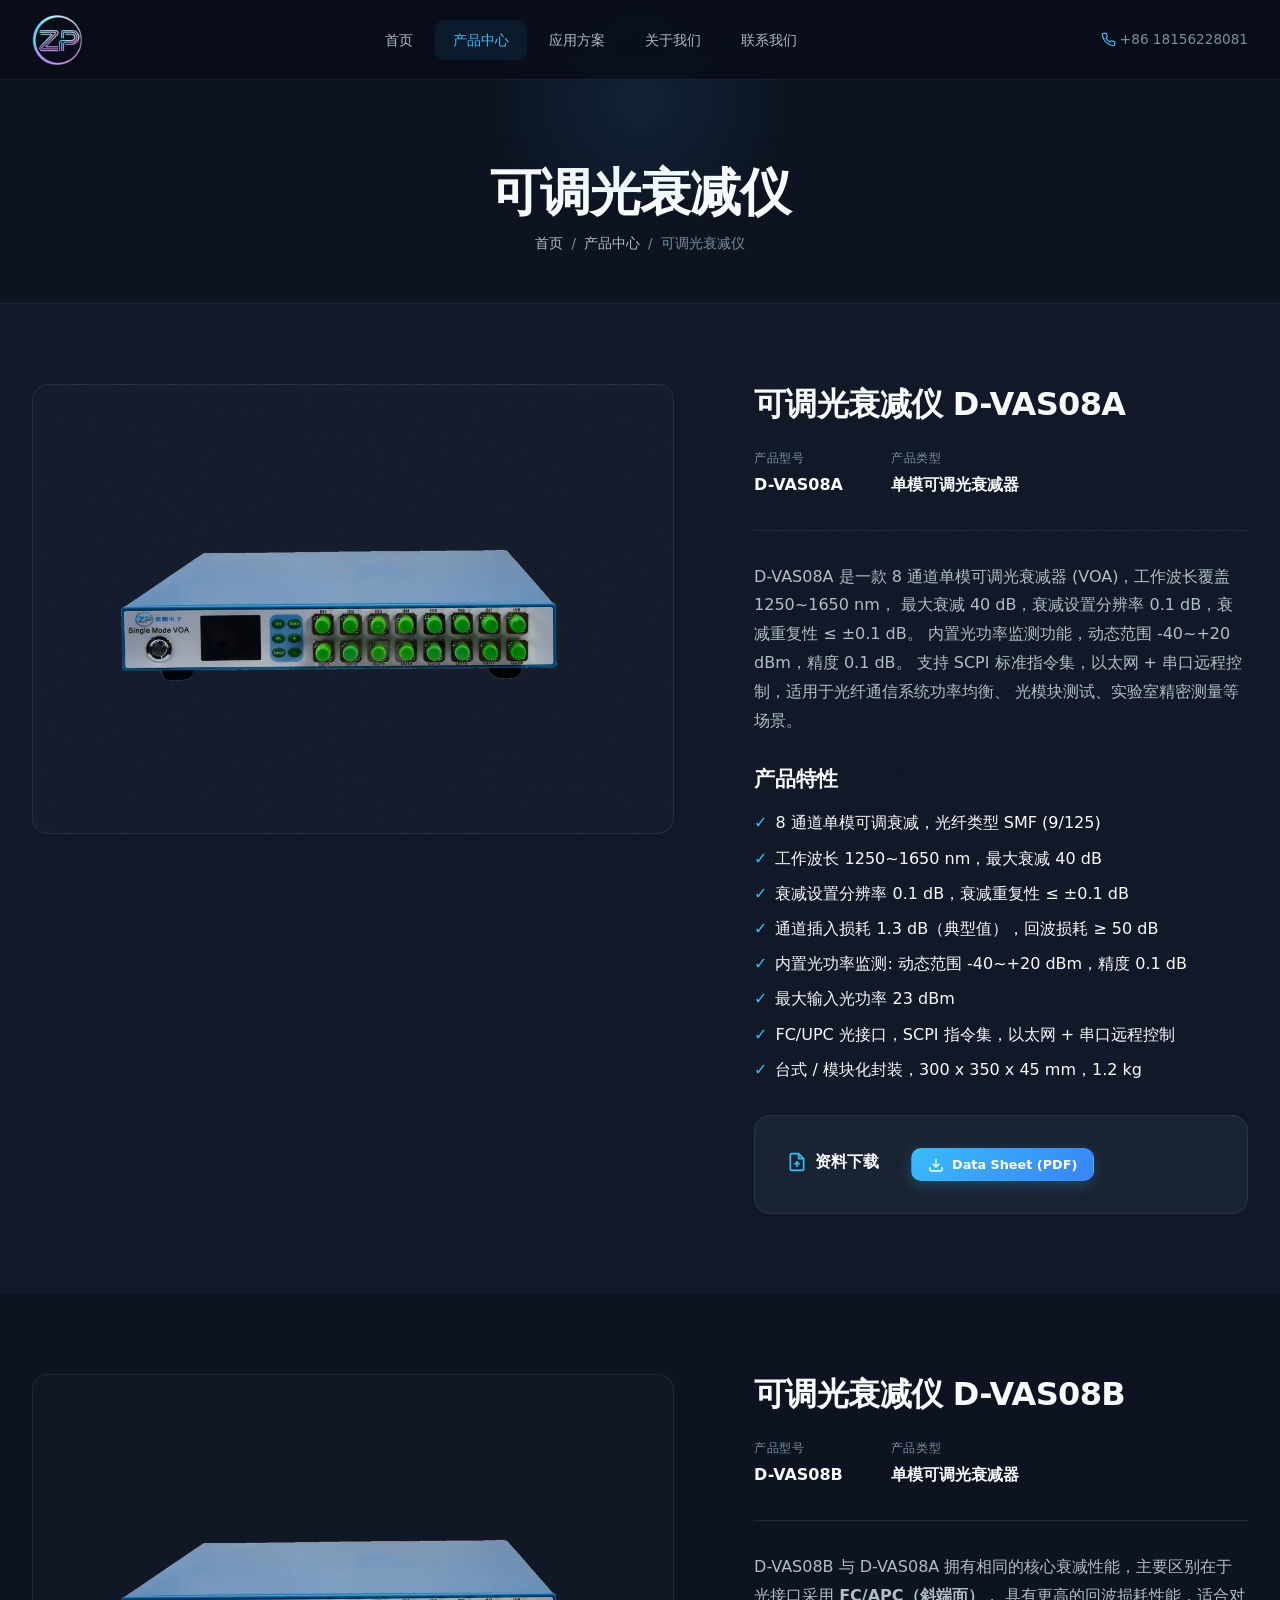
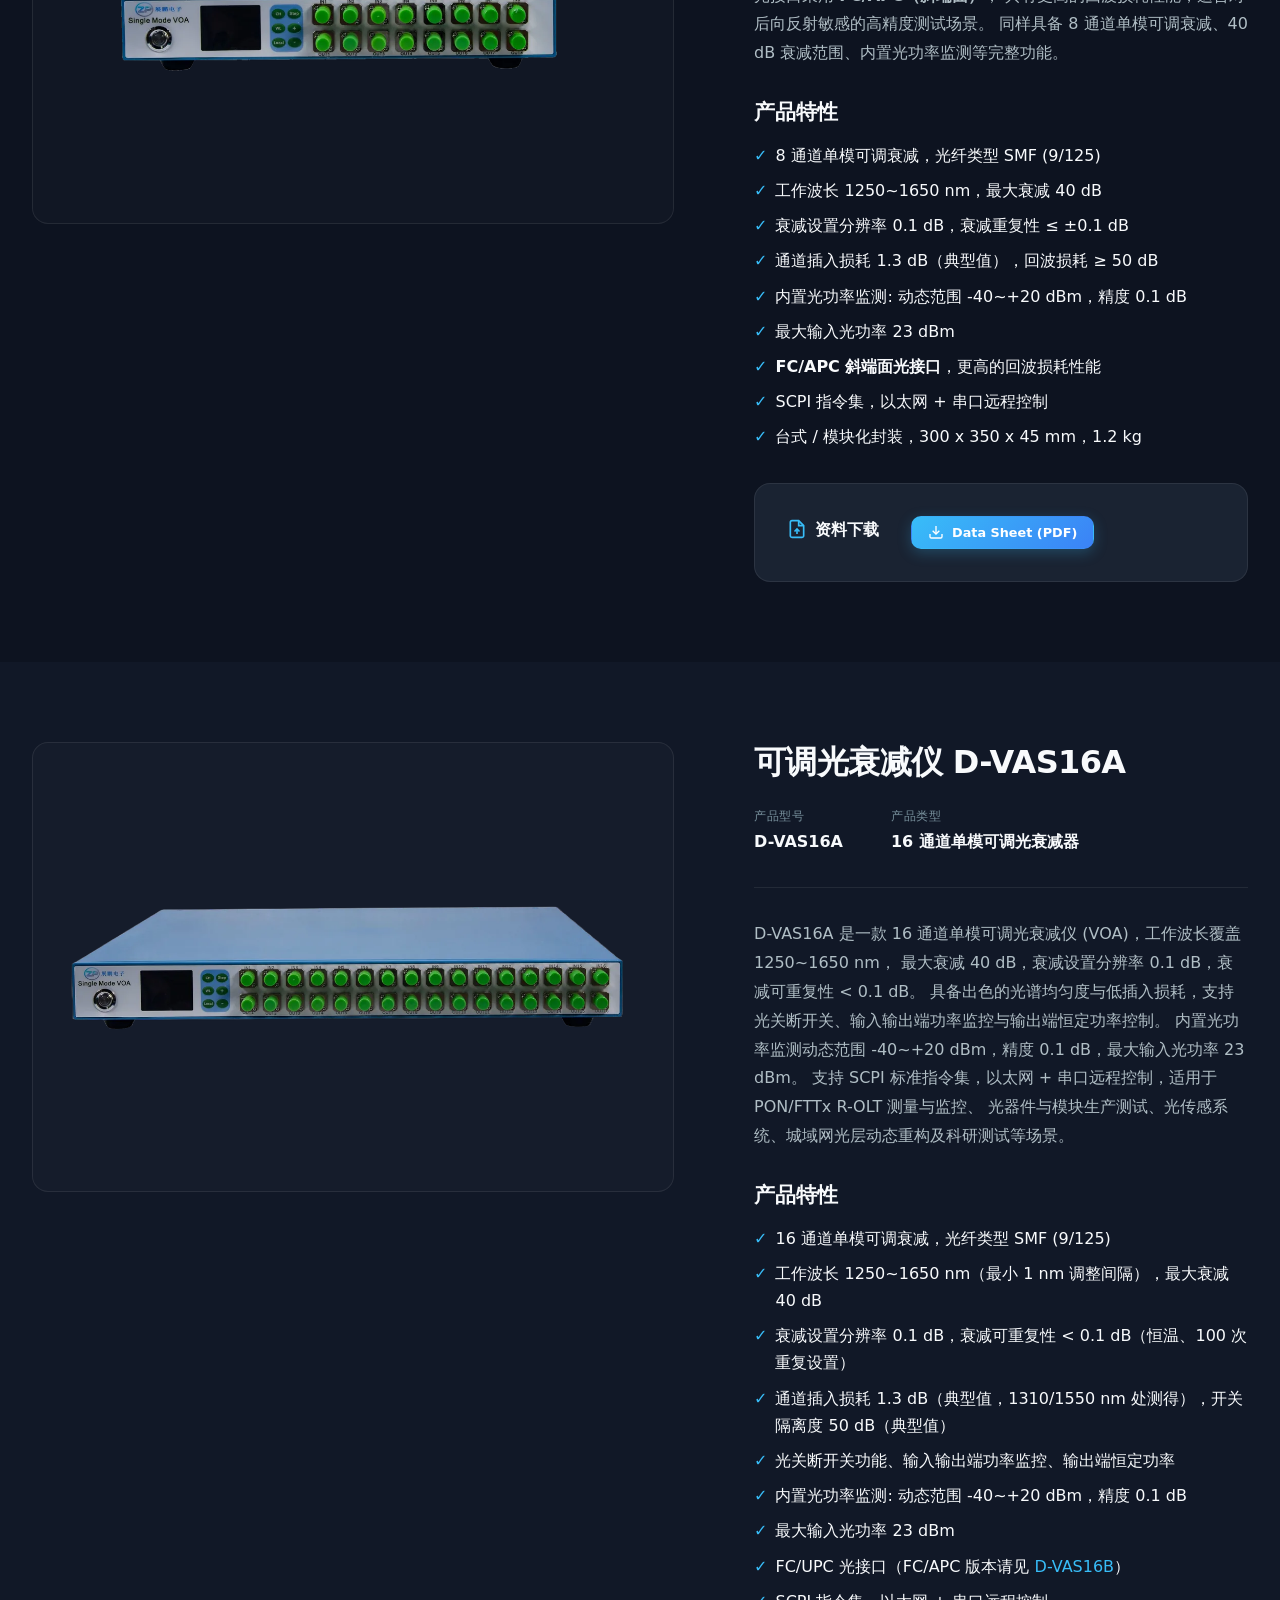
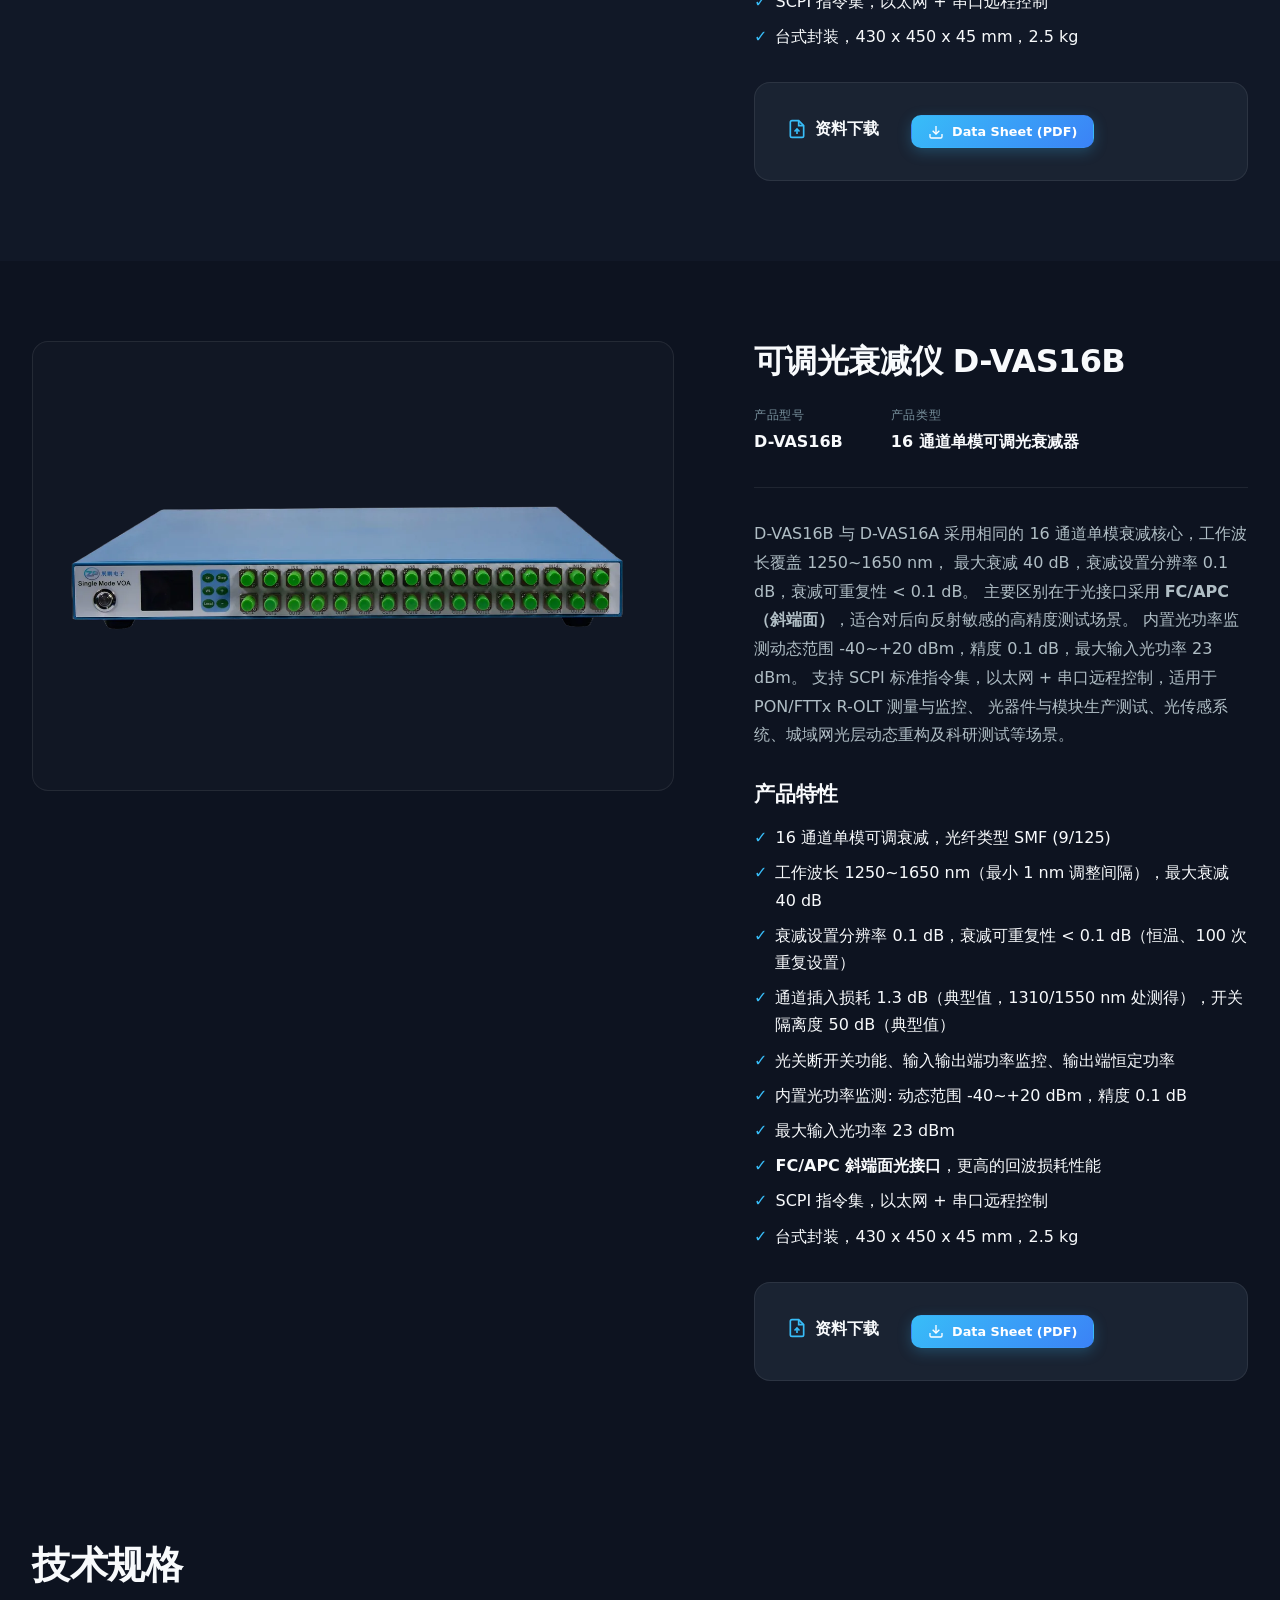
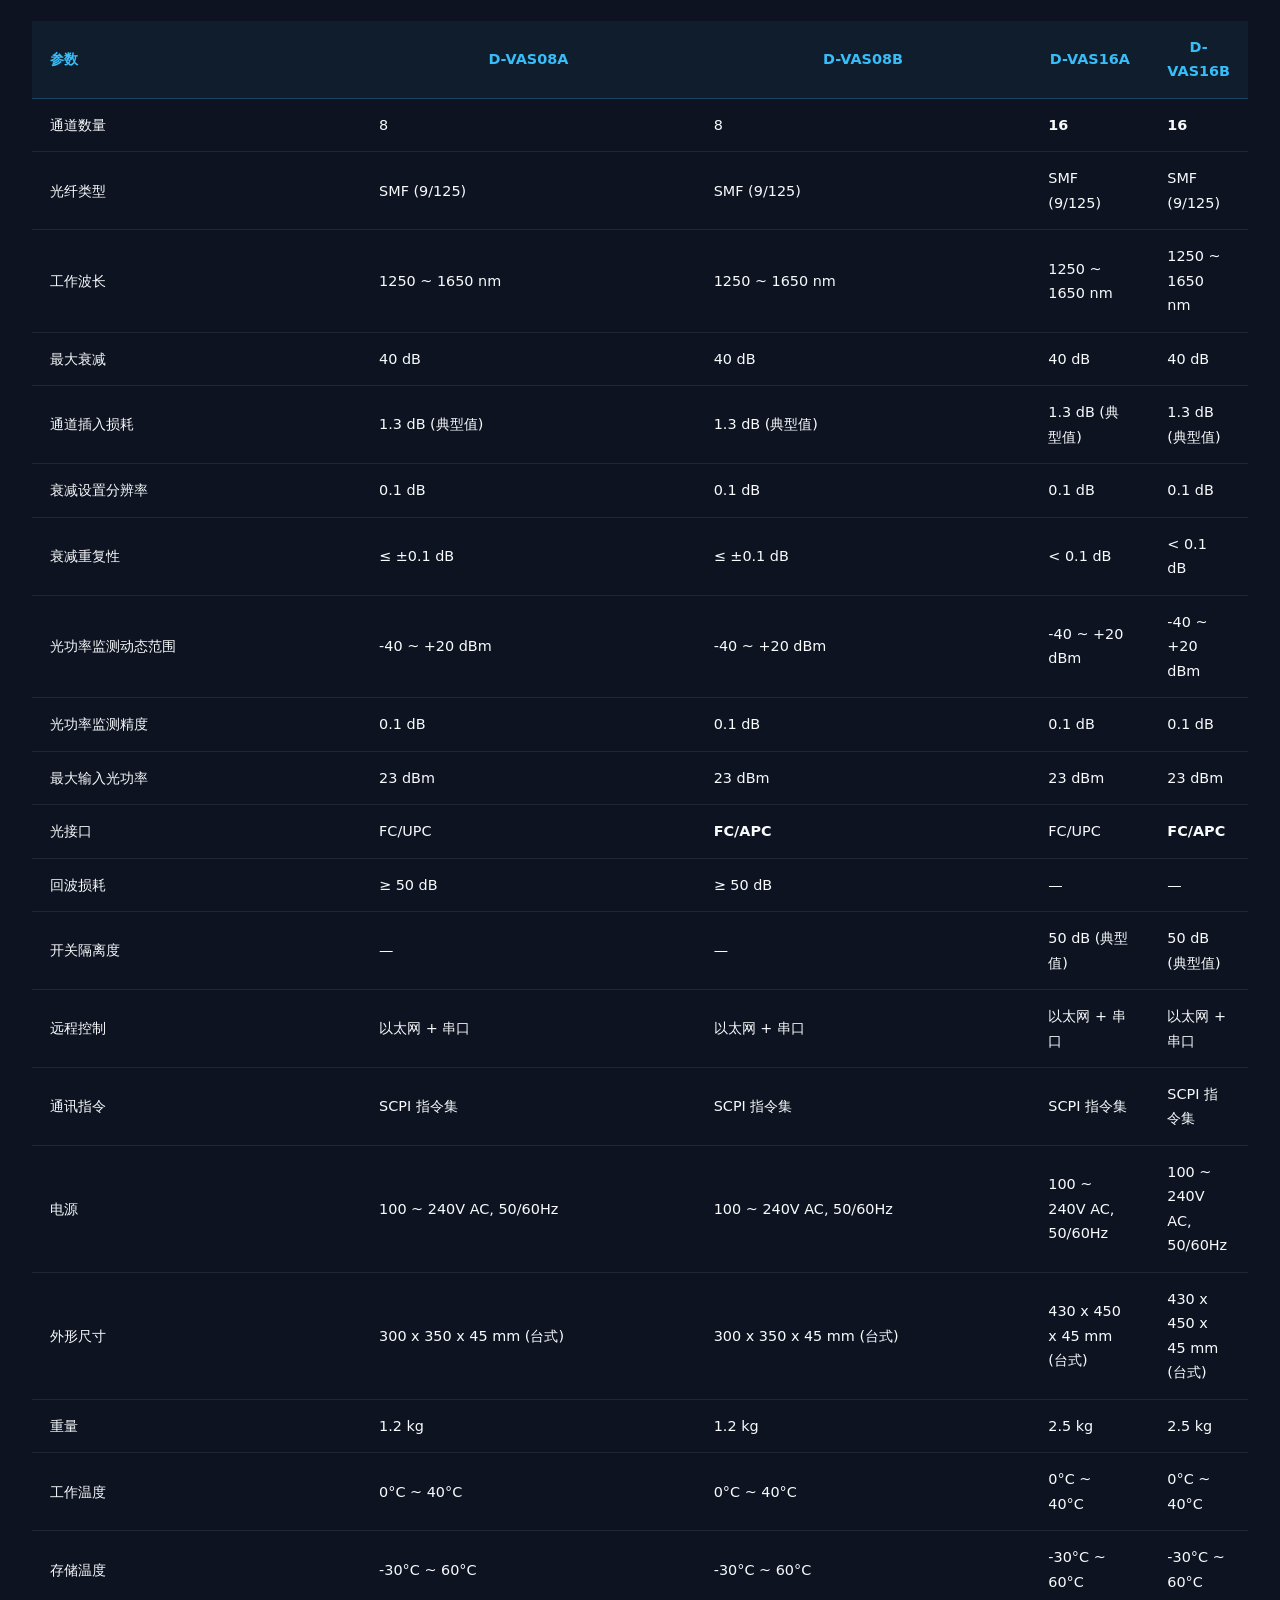
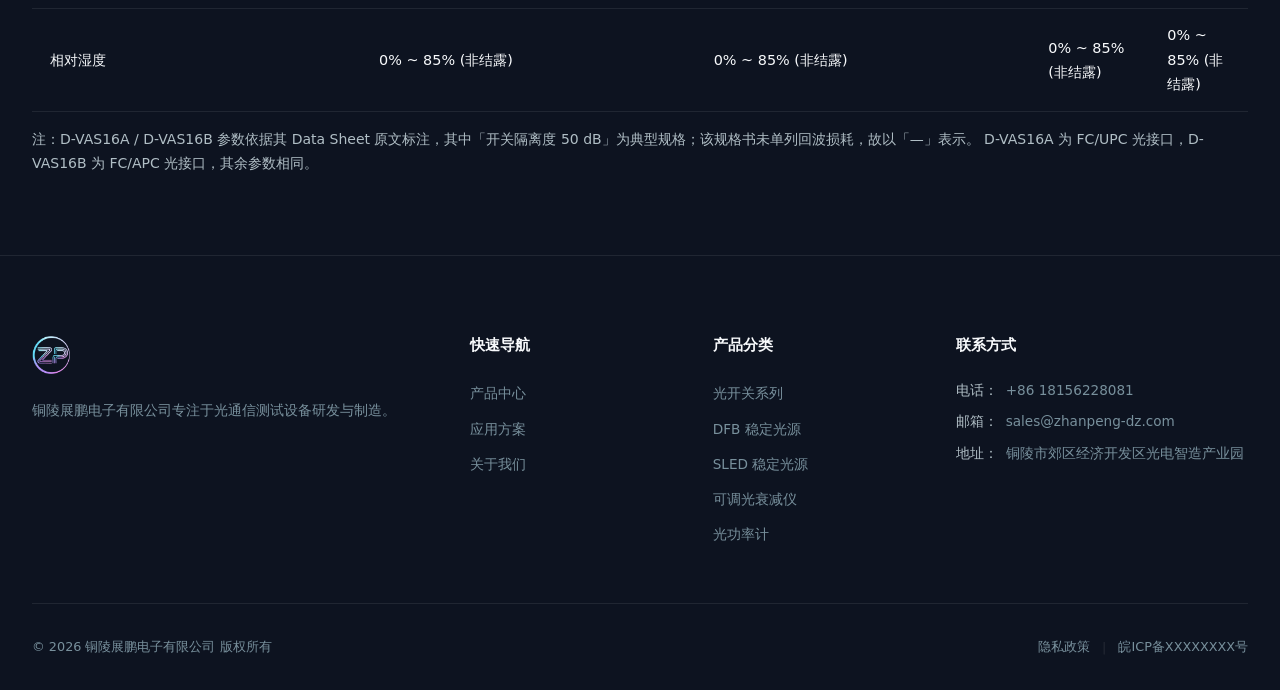
<file: product-detail-voa.html>
<!DOCTYPE html>
<html lang="zh-CN">
<head>
<meta charset="UTF-8">
<meta name="viewport" content="width=device-width, initial-scale=1.0">
<meta name="description" content="可调光衰减仪 D-VAS08A / D-VAS08B / D-VAS16A / D-VAS16B - 8/16 通道单模可调光衰减器，最大衰减 40dB，内置光功率监测，SCPI 程控。展鹏电子。">
<title>可调光衰减仪 D-VAS08A / 08B / 16A / 16B - 产品详情 - 展鹏电子</title>
<link rel="icon" href="favicon.ico" sizes="any">
<link rel="icon" type="image/png" sizes="32x32" href="assets/images/favicon-32.png">
<link rel="apple-touch-icon" href="assets/images/apple-touch-icon.png">
<link rel="stylesheet" href="assets/css/main.css">
</head>
<body>

<header class="header">
  <div class="container header__inner">
    <a href="index.html" class="header__logo"><img src="assets/images/logo-icon.webp" alt="ZP" class="header__logo-icon" width="256" height="256" fetchpriority="high" decoding="async"></a>
    <nav class="nav"><ul class="nav__list">
      <li><a href="index.html" class="nav__link">首页</a></li>
      <li><a href="products.html" class="nav__link nav__link--active">产品中心</a></li>
      <li><a href="applications.html" class="nav__link">应用方案</a></li>
      <li><a href="about.html" class="nav__link">关于我们</a></li>
      <li><a href="contact.html" class="nav__link">联系我们</a></li>
    </ul></nav>
    <div class="header__actions">
      <span class="header__phone"><svg class="header__phone-icon" viewBox="0 0 24 24" fill="none" stroke="currentColor" stroke-width="2"><path d="M22 16.92v3a2 2 0 01-2.18 2 19.79 19.79 0 01-8.63-3.07 19.5 19.5 0 01-6-6 19.79 19.79 0 01-3.07-8.67A2 2 0 014.11 2h3a2 2 0 012 1.72c.127.96.361 1.903.7 2.81a2 2 0 01-.45 2.11L8.09 9.91a16 16 0 006 6l1.27-1.27a2 2 0 012.11-.45c.907.339 1.85.573 2.81.7A2 2 0 0122 16.92z"/></svg> +86 18156228081</span>
      <button class="header__toggle" aria-label="菜单" aria-expanded="false"><span></span><span></span><span></span></button>
    </div>
  </div>
</header>

<section class="page-banner">
  <div class="container">
    <h1 class="page-banner__title">可调光衰减仪</h1>
    <div class="page-banner__breadcrumb"><a href="index.html">首页</a> <span>/</span> <a href="products.html">产品中心</a> <span>/</span> <span>可调光衰减仪</span></div>
  </div>
</section>

<!-- D-VAS08A -->
<section class="section" id="vas08a">
  <div class="container">
    <div class="product-detail">
      <div class="product-detail__gallery fade-in">
        <div class="product-detail__main-image">
          <img src="assets/images/products/D-VAS08A.webp?v=2" alt="可调光衰减仪 D-VAS08A" width="1200" height="488" loading="lazy" decoding="async">
        </div>
      </div>
      <div class="product-detail__info fade-in">
        <h1>可调光衰减仪 D-VAS08A</h1>
        <div class="product-detail__meta">
          <div class="product-detail__meta-item"><span class="product-detail__meta-label">产品型号</span><span class="product-detail__meta-value">D-VAS08A</span></div>
          <div class="product-detail__meta-item"><span class="product-detail__meta-label">产品类型</span><span class="product-detail__meta-value">单模可调光衰减器</span></div>
        </div>

        <p style="color: var(--text-secondary); line-height: 1.8; margin-bottom: 2rem;">
          D-VAS08A 是一款 8 通道单模可调光衰减器 (VOA)，工作波长覆盖 1250~1650 nm，
          最大衰减 40 dB，衰减设置分辨率 0.1 dB，衰减重复性 &le; &plusmn;0.1 dB。
          内置光功率监测功能，动态范围 -40~+20 dBm，精度 0.1 dB。
          支持 SCPI 标准指令集，以太网 + 串口远程控制，适用于光纤通信系统功率均衡、
          光模块测试、实验室精密测量等场景。
        </p>

        <h3 style="margin-bottom: 1rem;">产品特性</h3>
        <ul style="margin-bottom: 2rem;">
          <li style="display: flex; gap: 0.5rem; margin-bottom: 0.5rem;"><span style="color: var(--brand-cyan);">&#10003;</span><span>8 通道单模可调衰减，光纤类型 SMF (9/125)</span></li>
          <li style="display: flex; gap: 0.5rem; margin-bottom: 0.5rem;"><span style="color: var(--brand-cyan);">&#10003;</span><span>工作波长 1250~1650 nm，最大衰减 40 dB</span></li>
          <li style="display: flex; gap: 0.5rem; margin-bottom: 0.5rem;"><span style="color: var(--brand-cyan);">&#10003;</span><span>衰减设置分辨率 0.1 dB，衰减重复性 &le; &plusmn;0.1 dB</span></li>
          <li style="display: flex; gap: 0.5rem; margin-bottom: 0.5rem;"><span style="color: var(--brand-cyan);">&#10003;</span><span>通道插入损耗 1.3 dB（典型值），回波损耗 &ge; 50 dB</span></li>
          <li style="display: flex; gap: 0.5rem; margin-bottom: 0.5rem;"><span style="color: var(--brand-cyan);">&#10003;</span><span>内置光功率监测: 动态范围 -40~+20 dBm，精度 0.1 dB</span></li>
          <li style="display: flex; gap: 0.5rem; margin-bottom: 0.5rem;"><span style="color: var(--brand-cyan);">&#10003;</span><span>最大输入光功率 23 dBm</span></li>
          <li style="display: flex; gap: 0.5rem; margin-bottom: 0.5rem;"><span style="color: var(--brand-cyan);">&#10003;</span><span>FC/UPC 光接口，SCPI 指令集，以太网 + 串口远程控制</span></li>
          <li style="display: flex; gap: 0.5rem; margin-bottom: 0.5rem;"><span style="color: var(--brand-cyan);">&#10003;</span><span>台式 / 模块化封装，300 x 350 x 45 mm，1.2 kg</span></li>
        </ul>

        <div style="background: var(--surface-card); border: 1px solid var(--border-subtle); border-radius: 16px; padding: 2rem;">
          <div style="display: flex; align-items: flex-start; gap: 1.5rem; flex-wrap: wrap;">
            <div style="display: flex; align-items: center; gap: 0.5rem; flex-shrink: 0; min-width: 100px;">
              <svg width="20" height="20" viewBox="0 0 24 24" fill="none" stroke="var(--brand-cyan)" stroke-width="2"><path d="M14 2H6a2 2 0 00-2 2v16a2 2 0 002 2h12a2 2 0 002-2V8z"/><polyline points="14 2 14 8 20 8"/><line x1="12" y1="18" x2="12" y2="12"/><polyline points="9 15 12 12 15 15"/></svg>
              <strong>资料下载</strong>
            </div>
            <div style="display: flex; gap: 0.5rem; flex-wrap: wrap; align-items: center;">
              <a href="assets/downloads/D-VAS08A-datasheet.pdf" class="btn btn--primary btn--sm" download>
                <svg width="16" height="16" viewBox="0 0 24 24" fill="none" stroke="currentColor" stroke-width="2"><path d="M21 15v4a2 2 0 01-2 2H5a2 2 0 01-2-2v-4"/><polyline points="7 10 12 15 17 10"/><line x1="12" y1="15" x2="12" y2="3"/></svg>
                Data Sheet (PDF)
              </a>
            </div>
          </div>
        </div>
      </div>
    </div>
  </div>
</section>

<!-- D-VAS08B -->
<section class="section section--alt" id="vas08b">
  <div class="container">
    <div class="product-detail">
      <div class="product-detail__gallery fade-in">
        <div class="product-detail__main-image">
          <img src="assets/images/products/D-VAS08B.webp?v=2" alt="可调光衰减仪 D-VAS08B" width="1200" height="488" loading="lazy" decoding="async">
        </div>
      </div>
      <div class="product-detail__info fade-in">
        <h1>可调光衰减仪 D-VAS08B</h1>
        <div class="product-detail__meta">
          <div class="product-detail__meta-item"><span class="product-detail__meta-label">产品型号</span><span class="product-detail__meta-value">D-VAS08B</span></div>
          <div class="product-detail__meta-item"><span class="product-detail__meta-label">产品类型</span><span class="product-detail__meta-value">单模可调光衰减器</span></div>
        </div>

        <p style="color: var(--text-secondary); line-height: 1.8; margin-bottom: 2rem;">
          D-VAS08B 与 D-VAS08A 拥有相同的核心衰减性能，主要区别在于光接口采用 <strong>FC/APC（斜端面）</strong>，
          具有更高的回波损耗性能，适合对后向反射敏感的高精度测试场景。
          同样具备 8 通道单模可调衰减、40 dB 衰减范围、内置光功率监测等完整功能。
        </p>

        <h3 style="margin-bottom: 1rem;">产品特性</h3>
        <ul style="margin-bottom: 2rem;">
          <li style="display: flex; gap: 0.5rem; margin-bottom: 0.5rem;"><span style="color: var(--brand-cyan);">&#10003;</span><span>8 通道单模可调衰减，光纤类型 SMF (9/125)</span></li>
          <li style="display: flex; gap: 0.5rem; margin-bottom: 0.5rem;"><span style="color: var(--brand-cyan);">&#10003;</span><span>工作波长 1250~1650 nm，最大衰减 40 dB</span></li>
          <li style="display: flex; gap: 0.5rem; margin-bottom: 0.5rem;"><span style="color: var(--brand-cyan);">&#10003;</span><span>衰减设置分辨率 0.1 dB，衰减重复性 &le; &plusmn;0.1 dB</span></li>
          <li style="display: flex; gap: 0.5rem; margin-bottom: 0.5rem;"><span style="color: var(--brand-cyan);">&#10003;</span><span>通道插入损耗 1.3 dB（典型值），回波损耗 &ge; 50 dB</span></li>
          <li style="display: flex; gap: 0.5rem; margin-bottom: 0.5rem;"><span style="color: var(--brand-cyan);">&#10003;</span><span>内置光功率监测: 动态范围 -40~+20 dBm，精度 0.1 dB</span></li>
          <li style="display: flex; gap: 0.5rem; margin-bottom: 0.5rem;"><span style="color: var(--brand-cyan);">&#10003;</span><span>最大输入光功率 23 dBm</span></li>
          <li style="display: flex; gap: 0.5rem; margin-bottom: 0.5rem;"><span style="color: var(--brand-cyan);">&#10003;</span><span><strong>FC/APC 斜端面光接口</strong>，更高的回波损耗性能</span></li>
          <li style="display: flex; gap: 0.5rem; margin-bottom: 0.5rem;"><span style="color: var(--brand-cyan);">&#10003;</span><span>SCPI 指令集，以太网 + 串口远程控制</span></li>
          <li style="display: flex; gap: 0.5rem; margin-bottom: 0.5rem;"><span style="color: var(--brand-cyan);">&#10003;</span><span>台式 / 模块化封装，300 x 350 x 45 mm，1.2 kg</span></li>
        </ul>

        <div style="background: var(--surface-card); border: 1px solid var(--border-subtle); border-radius: 16px; padding: 2rem;">
          <div style="display: flex; align-items: flex-start; gap: 1.5rem; flex-wrap: wrap;">
            <div style="display: flex; align-items: center; gap: 0.5rem; flex-shrink: 0; min-width: 100px;">
              <svg width="20" height="20" viewBox="0 0 24 24" fill="none" stroke="var(--brand-cyan)" stroke-width="2"><path d="M14 2H6a2 2 0 00-2 2v16a2 2 0 002 2h12a2 2 0 002-2V8z"/><polyline points="14 2 14 8 20 8"/><line x1="12" y1="18" x2="12" y2="12"/><polyline points="9 15 12 12 15 15"/></svg>
              <strong>资料下载</strong>
            </div>
            <div style="display: flex; gap: 0.5rem; flex-wrap: wrap; align-items: center;">
              <a href="assets/downloads/D-VAS08B-datasheet.pdf" class="btn btn--primary btn--sm" download>
                <svg width="16" height="16" viewBox="0 0 24 24" fill="none" stroke="currentColor" stroke-width="2"><path d="M21 15v4a2 2 0 01-2 2H5a2 2 0 01-2-2v-4"/><polyline points="7 10 12 15 17 10"/><line x1="12" y1="15" x2="12" y2="3"/></svg>
                Data Sheet (PDF)
              </a>
            </div>
          </div>
        </div>
      </div>
    </div>
  </div>
</section>

<!-- D-VAS16A -->
<section class="section" id="vas16a">
  <div class="container">
    <div class="product-detail">
      <div class="product-detail__gallery fade-in">
        <div class="product-detail__main-image">
          <img src="assets/images/products/D-VAS16A.webp?v=2" alt="可调光衰减仪 D-VAS16A" width="1200" height="400" loading="lazy" decoding="async">
        </div>
      </div>
      <div class="product-detail__info fade-in">
        <h1>可调光衰减仪 D-VAS16A</h1>
        <div class="product-detail__meta">
          <div class="product-detail__meta-item"><span class="product-detail__meta-label">产品型号</span><span class="product-detail__meta-value">D-VAS16A</span></div>
          <div class="product-detail__meta-item"><span class="product-detail__meta-label">产品类型</span><span class="product-detail__meta-value">16 通道单模可调光衰减器</span></div>
        </div>

        <p style="color: var(--text-secondary); line-height: 1.8; margin-bottom: 2rem;">
          D-VAS16A 是一款 16 通道单模可调光衰减仪 (VOA)，工作波长覆盖 1250~1650 nm，
          最大衰减 40 dB，衰减设置分辨率 0.1 dB，衰减可重复性 &lt; 0.1 dB。
          具备出色的光谱均匀度与低插入损耗，支持光关断开关、输入输出端功率监控与输出端恒定功率控制。
          内置光功率监测动态范围 -40~+20 dBm，精度 0.1 dB，最大输入光功率 23 dBm。
          支持 SCPI 标准指令集，以太网 + 串口远程控制，适用于 PON/FTTx R-OLT 测量与监控、
          光器件与模块生产测试、光传感系统、城域网光层动态重构及科研测试等场景。
        </p>

        <h3 style="margin-bottom: 1rem;">产品特性</h3>
        <ul style="margin-bottom: 2rem;">
          <li style="display: flex; gap: 0.5rem; margin-bottom: 0.5rem;"><span style="color: var(--brand-cyan);">&#10003;</span><span>16 通道单模可调衰减，光纤类型 SMF (9/125)</span></li>
          <li style="display: flex; gap: 0.5rem; margin-bottom: 0.5rem;"><span style="color: var(--brand-cyan);">&#10003;</span><span>工作波长 1250~1650 nm（最小 1 nm 调整间隔），最大衰减 40 dB</span></li>
          <li style="display: flex; gap: 0.5rem; margin-bottom: 0.5rem;"><span style="color: var(--brand-cyan);">&#10003;</span><span>衰减设置分辨率 0.1 dB，衰减可重复性 &lt; 0.1 dB（恒温、100 次重复设置）</span></li>
          <li style="display: flex; gap: 0.5rem; margin-bottom: 0.5rem;"><span style="color: var(--brand-cyan);">&#10003;</span><span>通道插入损耗 1.3 dB（典型值，1310/1550 nm 处测得），开关隔离度 50 dB（典型值）</span></li>
          <li style="display: flex; gap: 0.5rem; margin-bottom: 0.5rem;"><span style="color: var(--brand-cyan);">&#10003;</span><span>光关断开关功能、输入输出端功率监控、输出端恒定功率</span></li>
          <li style="display: flex; gap: 0.5rem; margin-bottom: 0.5rem;"><span style="color: var(--brand-cyan);">&#10003;</span><span>内置光功率监测: 动态范围 -40~+20 dBm，精度 0.1 dB</span></li>
          <li style="display: flex; gap: 0.5rem; margin-bottom: 0.5rem;"><span style="color: var(--brand-cyan);">&#10003;</span><span>最大输入光功率 23 dBm</span></li>
          <li style="display: flex; gap: 0.5rem; margin-bottom: 0.5rem;"><span style="color: var(--brand-cyan);">&#10003;</span><span>FC/UPC 光接口（FC/APC 版本请见 <a href="#vas16b" style="color:var(--brand-cyan);">D-VAS16B</a>）</span></li>
          <li style="display: flex; gap: 0.5rem; margin-bottom: 0.5rem;"><span style="color: var(--brand-cyan);">&#10003;</span><span>SCPI 指令集，以太网 + 串口远程控制</span></li>
          <li style="display: flex; gap: 0.5rem; margin-bottom: 0.5rem;"><span style="color: var(--brand-cyan);">&#10003;</span><span>台式封装，430 x 450 x 45 mm，2.5 kg</span></li>
        </ul>

        <div style="background: var(--surface-card); border: 1px solid var(--border-subtle); border-radius: 16px; padding: 2rem;">
          <div style="display: flex; align-items: flex-start; gap: 1.5rem; flex-wrap: wrap;">
            <div style="display: flex; align-items: center; gap: 0.5rem; flex-shrink: 0; min-width: 100px;">
              <svg width="20" height="20" viewBox="0 0 24 24" fill="none" stroke="var(--brand-cyan)" stroke-width="2"><path d="M14 2H6a2 2 0 00-2 2v16a2 2 0 002 2h12a2 2 0 002-2V8z"/><polyline points="14 2 14 8 20 8"/><line x1="12" y1="18" x2="12" y2="12"/><polyline points="9 15 12 12 15 15"/></svg>
              <strong>资料下载</strong>
            </div>
            <div style="display: flex; gap: 0.5rem; flex-wrap: wrap; align-items: center;">
              <a href="assets/downloads/D-VAS16A-datasheet.pdf" class="btn btn--primary btn--sm" download>
                <svg width="16" height="16" viewBox="0 0 24 24" fill="none" stroke="currentColor" stroke-width="2"><path d="M21 15v4a2 2 0 01-2 2H5a2 2 0 01-2-2v-4"/><polyline points="7 10 12 15 17 10"/><line x1="12" y1="15" x2="12" y2="3"/></svg>
                Data Sheet (PDF)
              </a>
            </div>
          </div>
        </div>
      </div>
    </div>
  </div>
</section>

<!-- D-VAS16B -->
<section class="section section--alt" id="vas16b">
  <div class="container">
    <div class="product-detail">
      <div class="product-detail__gallery fade-in">
        <div class="product-detail__main-image">
          <img src="assets/images/products/D-VAS16B.webp?v=1" alt="可调光衰减仪 D-VAS16B" width="1200" height="400" loading="lazy" decoding="async">
        </div>
      </div>
      <div class="product-detail__info fade-in">
        <h1>可调光衰减仪 D-VAS16B</h1>
        <div class="product-detail__meta">
          <div class="product-detail__meta-item"><span class="product-detail__meta-label">产品型号</span><span class="product-detail__meta-value">D-VAS16B</span></div>
          <div class="product-detail__meta-item"><span class="product-detail__meta-label">产品类型</span><span class="product-detail__meta-value">16 通道单模可调光衰减器</span></div>
        </div>

        <p style="color: var(--text-secondary); line-height: 1.8; margin-bottom: 2rem;">
          D-VAS16B 与 D-VAS16A 采用相同的 16 通道单模衰减核心，工作波长覆盖 1250~1650 nm，
          最大衰减 40 dB，衰减设置分辨率 0.1 dB，衰减可重复性 &lt; 0.1 dB。
          主要区别在于光接口采用 <strong>FC/APC（斜端面）</strong>，适合对后向反射敏感的高精度测试场景。
          内置光功率监测动态范围 -40~+20 dBm，精度 0.1 dB，最大输入光功率 23 dBm。
          支持 SCPI 标准指令集，以太网 + 串口远程控制，适用于 PON/FTTx R-OLT 测量与监控、
          光器件与模块生产测试、光传感系统、城域网光层动态重构及科研测试等场景。
        </p>

        <h3 style="margin-bottom: 1rem;">产品特性</h3>
        <ul style="margin-bottom: 2rem;">
          <li style="display: flex; gap: 0.5rem; margin-bottom: 0.5rem;"><span style="color: var(--brand-cyan);">&#10003;</span><span>16 通道单模可调衰减，光纤类型 SMF (9/125)</span></li>
          <li style="display: flex; gap: 0.5rem; margin-bottom: 0.5rem;"><span style="color: var(--brand-cyan);">&#10003;</span><span>工作波长 1250~1650 nm（最小 1 nm 调整间隔），最大衰减 40 dB</span></li>
          <li style="display: flex; gap: 0.5rem; margin-bottom: 0.5rem;"><span style="color: var(--brand-cyan);">&#10003;</span><span>衰减设置分辨率 0.1 dB，衰减可重复性 &lt; 0.1 dB（恒温、100 次重复设置）</span></li>
          <li style="display: flex; gap: 0.5rem; margin-bottom: 0.5rem;"><span style="color: var(--brand-cyan);">&#10003;</span><span>通道插入损耗 1.3 dB（典型值，1310/1550 nm 处测得），开关隔离度 50 dB（典型值）</span></li>
          <li style="display: flex; gap: 0.5rem; margin-bottom: 0.5rem;"><span style="color: var(--brand-cyan);">&#10003;</span><span>光关断开关功能、输入输出端功率监控、输出端恒定功率</span></li>
          <li style="display: flex; gap: 0.5rem; margin-bottom: 0.5rem;"><span style="color: var(--brand-cyan);">&#10003;</span><span>内置光功率监测: 动态范围 -40~+20 dBm，精度 0.1 dB</span></li>
          <li style="display: flex; gap: 0.5rem; margin-bottom: 0.5rem;"><span style="color: var(--brand-cyan);">&#10003;</span><span>最大输入光功率 23 dBm</span></li>
          <li style="display: flex; gap: 0.5rem; margin-bottom: 0.5rem;"><span style="color: var(--brand-cyan);">&#10003;</span><span><strong>FC/APC 斜端面光接口</strong>，更高的回波损耗性能</span></li>
          <li style="display: flex; gap: 0.5rem; margin-bottom: 0.5rem;"><span style="color: var(--brand-cyan);">&#10003;</span><span>SCPI 指令集，以太网 + 串口远程控制</span></li>
          <li style="display: flex; gap: 0.5rem; margin-bottom: 0.5rem;"><span style="color: var(--brand-cyan);">&#10003;</span><span>台式封装，430 x 450 x 45 mm，2.5 kg</span></li>
        </ul>

        <div style="background: var(--surface-card); border: 1px solid var(--border-subtle); border-radius: 16px; padding: 2rem;">
          <div style="display: flex; align-items: flex-start; gap: 1.5rem; flex-wrap: wrap;">
            <div style="display: flex; align-items: center; gap: 0.5rem; flex-shrink: 0; min-width: 100px;">
              <svg width="20" height="20" viewBox="0 0 24 24" fill="none" stroke="var(--brand-cyan)" stroke-width="2"><path d="M14 2H6a2 2 0 00-2 2v16a2 2 0 002 2h12a2 2 0 002-2V8z"/><polyline points="14 2 14 8 20 8"/><line x1="12" y1="18" x2="12" y2="12"/><polyline points="9 15 12 12 15 15"/></svg>
              <strong>资料下载</strong>
            </div>
            <div style="display: flex; gap: 0.5rem; flex-wrap: wrap; align-items: center;">
              <a href="assets/downloads/D-VAS16B-datasheet.pdf" class="btn btn--primary btn--sm" download>
                <svg width="16" height="16" viewBox="0 0 24 24" fill="none" stroke="currentColor" stroke-width="2"><path d="M21 15v4a2 2 0 01-2 2H5a2 2 0 01-2-2v-4"/><polyline points="7 10 12 15 17 10"/><line x1="12" y1="15" x2="12" y2="3"/></svg>
                Data Sheet (PDF)
              </a>
            </div>
          </div>
        </div>
      </div>
    </div>
  </div>
</section>

<!-- Model Comparison -->
<section class="section section--alt">
  <div class="container">
    <h2 style="margin-bottom: 2rem;">技术规格</h2>
    <div style="overflow-x: auto;">
      <table class="specs-table">
        <thead><tr><th>参数</th><th>D-VAS08A</th><th>D-VAS08B</th><th>D-VAS16A</th><th>D-VAS16B</th></tr></thead>
        <tbody>
          <tr><td>通道数量</td><td>8</td><td>8</td><td><strong>16</strong></td><td><strong>16</strong></td></tr>
          <tr><td>光纤类型</td><td>SMF (9/125)</td><td>SMF (9/125)</td><td>SMF (9/125)</td><td>SMF (9/125)</td></tr>
          <tr><td>工作波长</td><td>1250 ~ 1650 nm</td><td>1250 ~ 1650 nm</td><td>1250 ~ 1650 nm</td><td>1250 ~ 1650 nm</td></tr>
          <tr><td>最大衰减</td><td>40 dB</td><td>40 dB</td><td>40 dB</td><td>40 dB</td></tr>
          <tr><td>通道插入损耗</td><td>1.3 dB (典型值)</td><td>1.3 dB (典型值)</td><td>1.3 dB (典型值)</td><td>1.3 dB (典型值)</td></tr>
          <tr><td>衰减设置分辨率</td><td>0.1 dB</td><td>0.1 dB</td><td>0.1 dB</td><td>0.1 dB</td></tr>
          <tr><td>衰减重复性</td><td>&le; &plusmn;0.1 dB</td><td>&le; &plusmn;0.1 dB</td><td>&lt; 0.1 dB</td><td>&lt; 0.1 dB</td></tr>
          <tr><td>光功率监测动态范围</td><td>-40 ~ +20 dBm</td><td>-40 ~ +20 dBm</td><td>-40 ~ +20 dBm</td><td>-40 ~ +20 dBm</td></tr>
          <tr><td>光功率监测精度</td><td>0.1 dB</td><td>0.1 dB</td><td>0.1 dB</td><td>0.1 dB</td></tr>
          <tr><td>最大输入光功率</td><td>23 dBm</td><td>23 dBm</td><td>23 dBm</td><td>23 dBm</td></tr>
          <tr><td>光接口</td><td>FC/UPC</td><td><strong>FC/APC</strong></td><td>FC/UPC</td><td><strong>FC/APC</strong></td></tr>
          <tr><td>回波损耗</td><td>&ge; 50 dB</td><td>&ge; 50 dB</td><td>&mdash;</td><td>&mdash;</td></tr>
          <tr><td>开关隔离度</td><td>&mdash;</td><td>&mdash;</td><td>50 dB (典型值)</td><td>50 dB (典型值)</td></tr>
          <tr><td>远程控制</td><td>以太网 + 串口</td><td>以太网 + 串口</td><td>以太网 + 串口</td><td>以太网 + 串口</td></tr>
          <tr><td>通讯指令</td><td>SCPI 指令集</td><td>SCPI 指令集</td><td>SCPI 指令集</td><td>SCPI 指令集</td></tr>
          <tr><td>电源</td><td>100 ~ 240V AC, 50/60Hz</td><td>100 ~ 240V AC, 50/60Hz</td><td>100 ~ 240V AC, 50/60Hz</td><td>100 ~ 240V AC, 50/60Hz</td></tr>
          <tr><td>外形尺寸</td><td>300 x 350 x 45 mm (台式)</td><td>300 x 350 x 45 mm (台式)</td><td>430 x 450 x 45 mm (台式)</td><td>430 x 450 x 45 mm (台式)</td></tr>
          <tr><td>重量</td><td>1.2 kg</td><td>1.2 kg</td><td>2.5 kg</td><td>2.5 kg</td></tr>
          <tr><td>工作温度</td><td>0&deg;C ~ 40&deg;C</td><td>0&deg;C ~ 40&deg;C</td><td>0&deg;C ~ 40&deg;C</td><td>0&deg;C ~ 40&deg;C</td></tr>
          <tr><td>存储温度</td><td>-30&deg;C ~ 60&deg;C</td><td>-30&deg;C ~ 60&deg;C</td><td>-30&deg;C ~ 60&deg;C</td><td>-30&deg;C ~ 60&deg;C</td></tr>
          <tr><td>相对湿度</td><td>0% ~ 85% (非结露)</td><td>0% ~ 85% (非结露)</td><td>0% ~ 85% (非结露)</td><td>0% ~ 85% (非结露)</td></tr>
        </tbody>
      </table>
      <p style="color: var(--text-secondary); font-size: 0.875rem; line-height: 1.7; margin-top: 1rem;">
        注：D-VAS16A / D-VAS16B 参数依据其 Data Sheet 原文标注，其中「开关隔离度 50 dB」为典型规格；该规格书未单列回波损耗，故以「—」表示。
        D-VAS16A 为 FC/UPC 光接口，D-VAS16B 为 FC/APC 光接口，其余参数相同。
      </p>
    </div>
  </div>
</section>

<footer class="footer">
  <div class="container">
    <div class="footer__grid">
      <div class="footer__col"><h4 class="footer__col-title" style="display:flex;align-items:center;"><img src="assets/images/logo-icon.webp" alt="ZP" style="height:38px;width:auto;" width="256" height="256" loading="lazy" decoding="async"></h4><p class="footer__about">铜陵展鹏电子有限公司专注于光通信测试设备研发与制造。</p></div>
      <div class="footer__col"><h4 class="footer__col-title">快速导航</h4><ul class="footer__links"><li><a href="products.html">产品中心</a></li><li><a href="applications.html">应用方案</a></li><li><a href="about.html">关于我们</a></li></ul></div>
      <div class="footer__col"><h4 class="footer__col-title">产品分类</h4><ul class="footer__links">
        <li><a href="products.html#optical-switch">光开关系列</a></li>
        <li><a href="products.html#dfb">DFB 稳定光源</a></li>
        <li><a href="products.html#sled">SLED 稳定光源</a></li>
        <li><a href="products.html#voa">可调光衰减仪</a></li>
        <li><a href="products.html#opm">光功率计</a></li>
      </ul></div>
      <div class="footer__col"><h4 class="footer__col-title">联系方式</h4><div class="footer__contact-item"><strong>电话：</strong> +86 18156228081</div><div class="footer__contact-item"><strong>邮箱：</strong> sales@zhanpeng-dz.com</div><div class="footer__contact-item"><strong>地址：</strong> 铜陵市郊区经济开发区光电智造产业园</div></div>
    </div>
    <div class="footer__bottom"><span>&copy; 2026 铜陵展鹏电子有限公司 版权所有</span><span><a href="privacy.html">隐私政策</a> <span style="margin: 0 0.5rem; color: rgba(255,255,255,0.1);">|</span> <a href="https://beian.miit.gov.cn/" target="_blank" rel="noopener">皖ICP备XXXXXXXX号</a></span></div>
  </div>
</footer>

<button class="back-to-top" aria-label="回到顶部">&uarr;</button>
<script src="assets/js/main.js"></script>
</body>
</html>
</file>
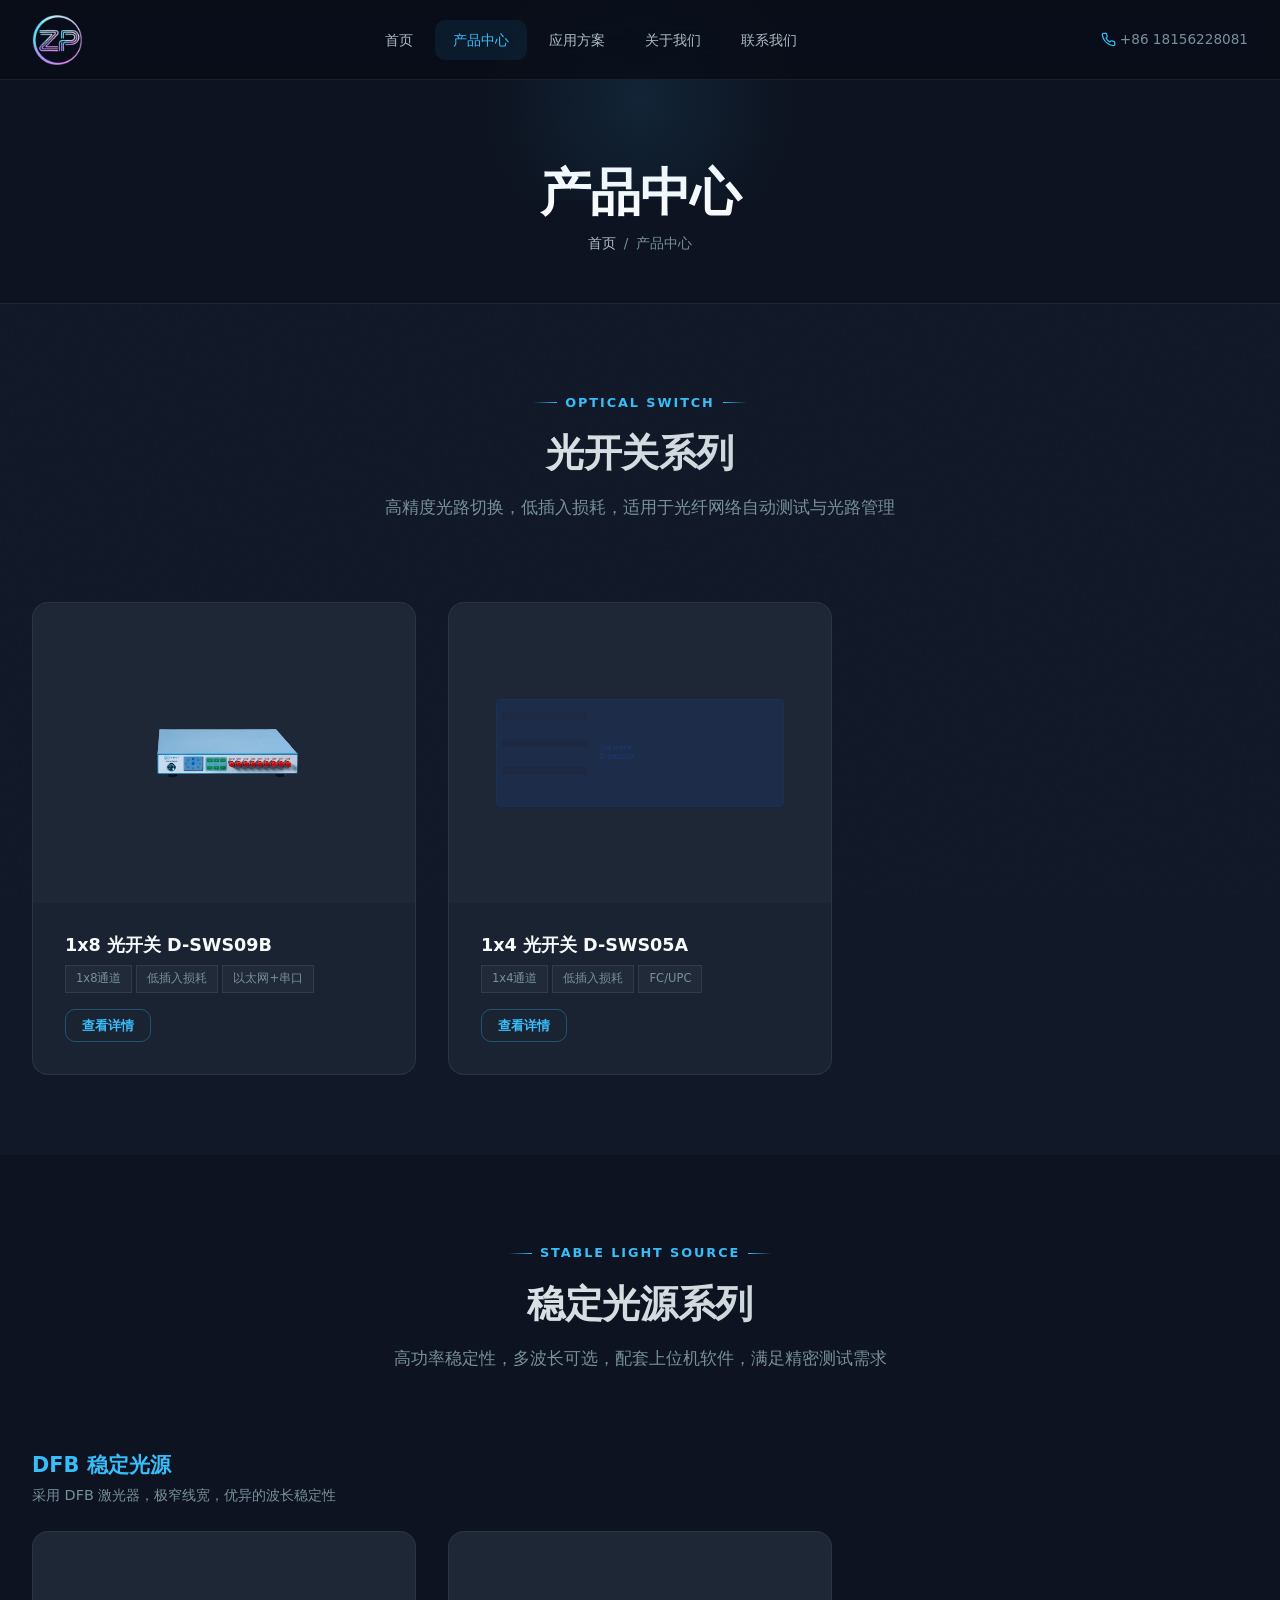
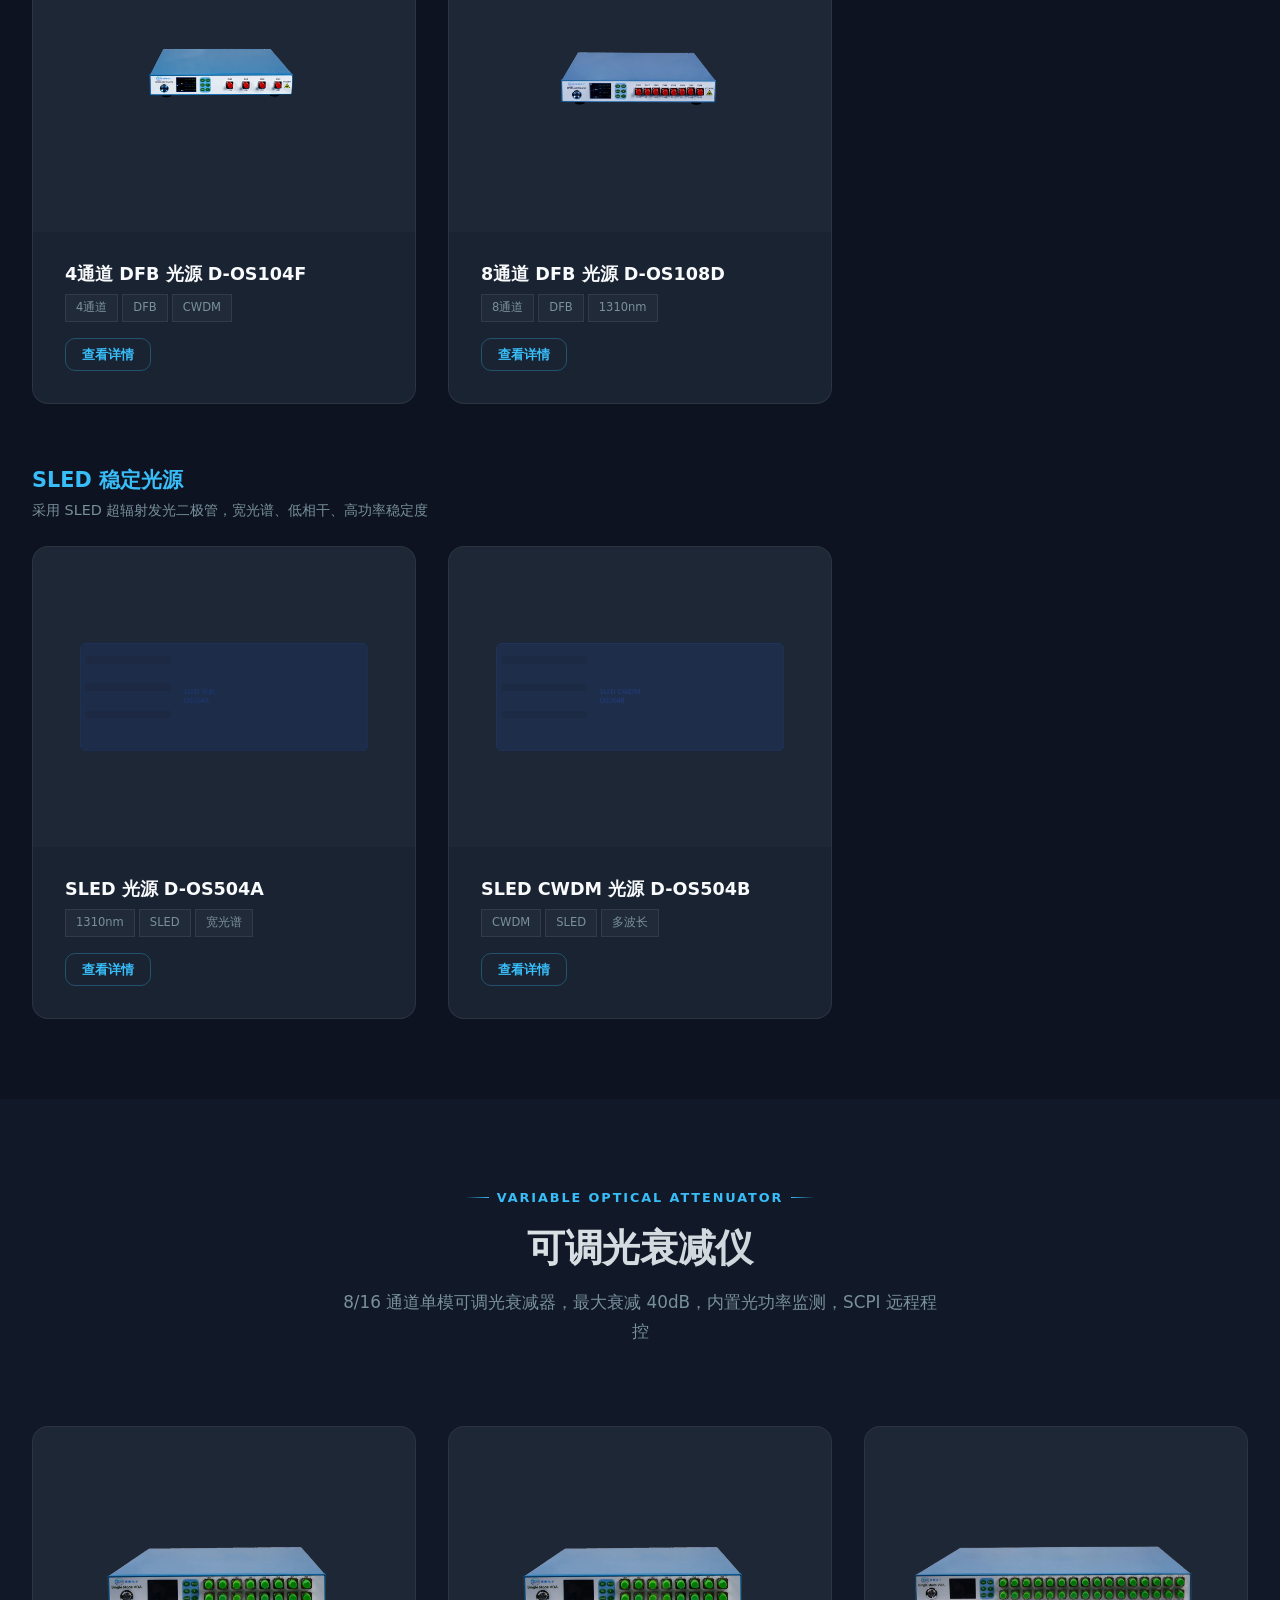
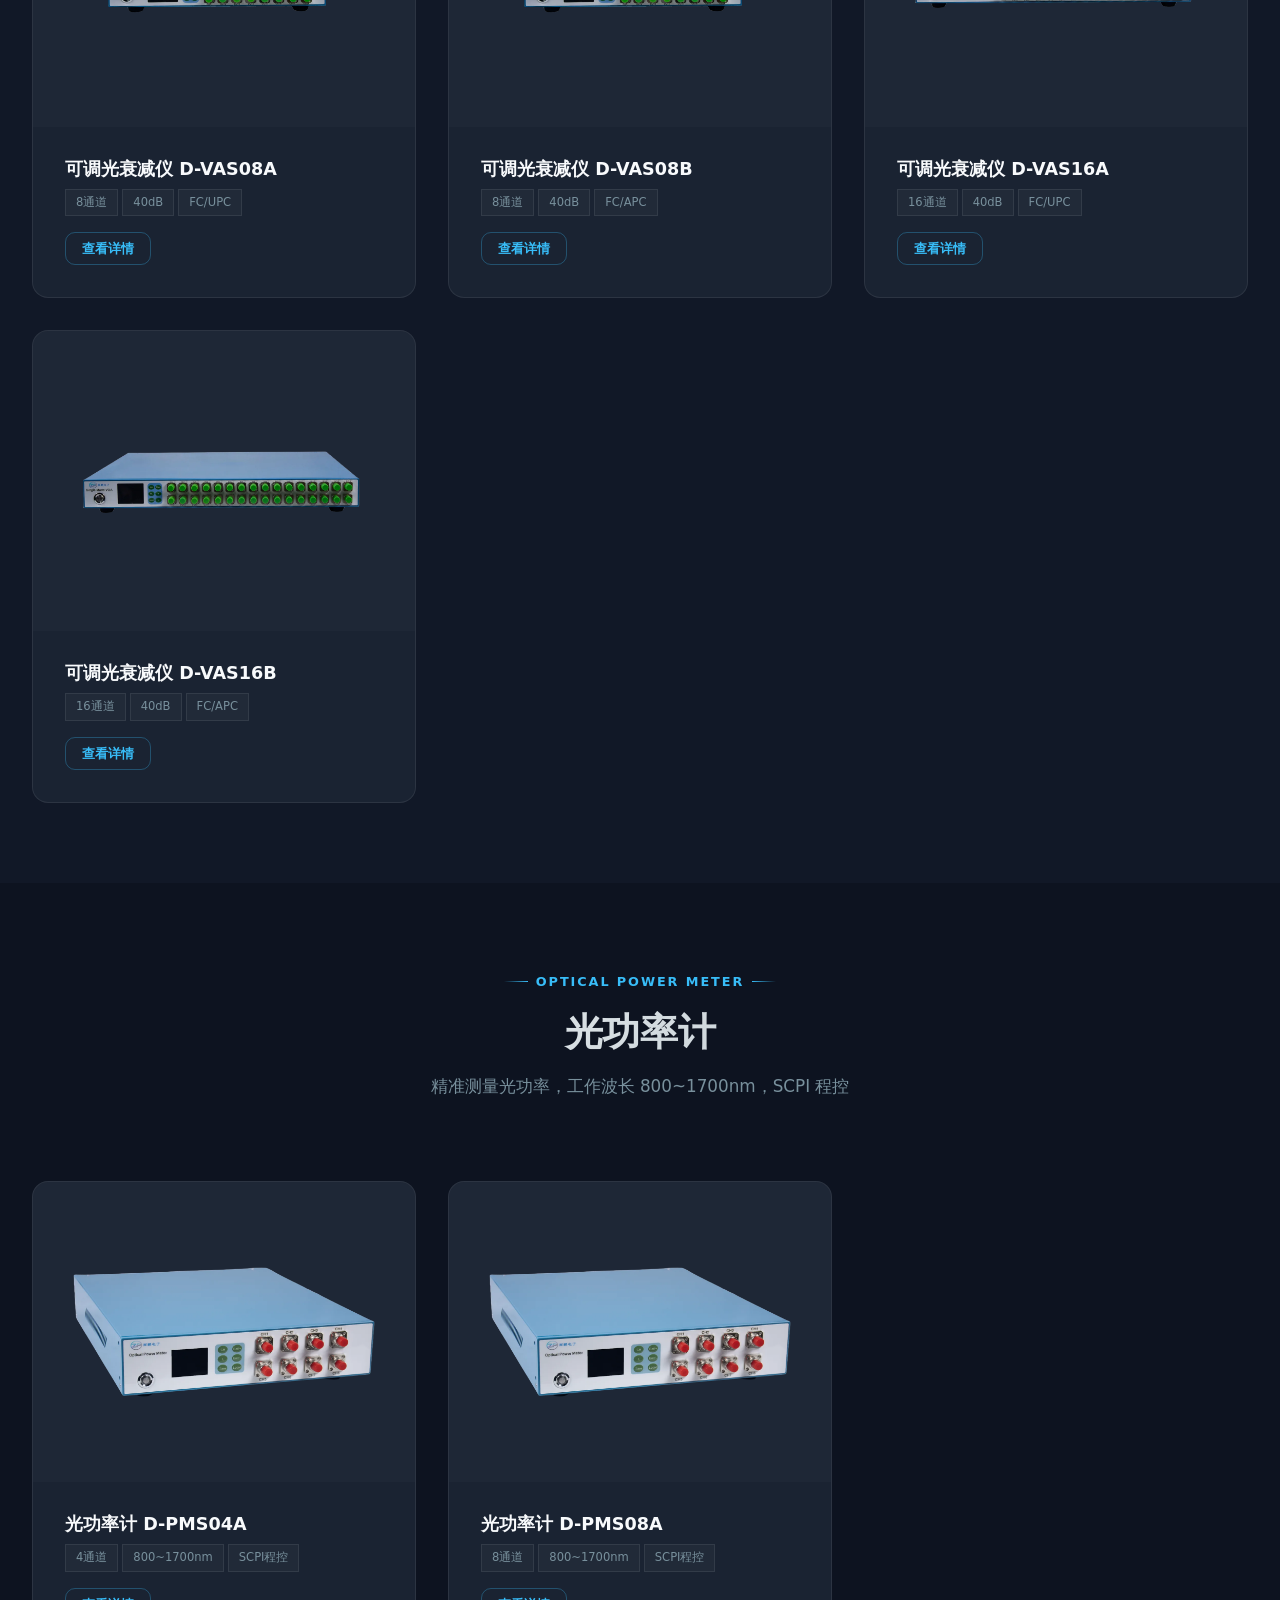
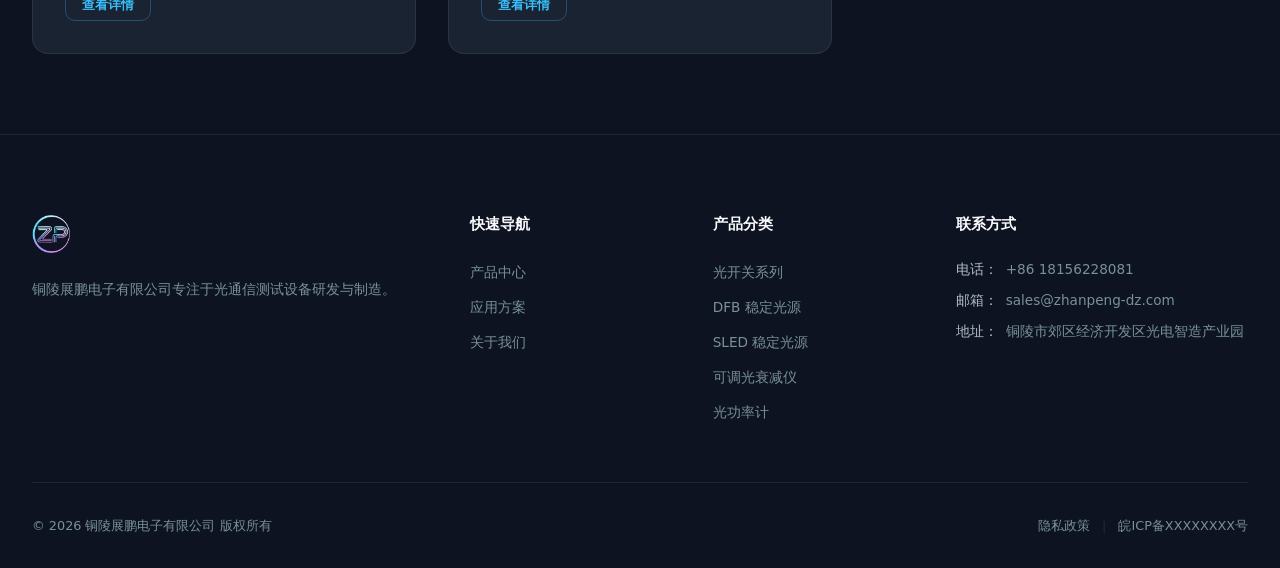
<file: products.html>
<!DOCTYPE html>
<html lang="zh-CN">
<head>
<meta charset="UTF-8">
<meta name="viewport" content="width=device-width, initial-scale=1.0">
<meta name="description" content="铜陵展鹏电子有限公司产品中心 - 光开关、DFB/SLED稳定光源、可调光衰减仪、光功率计等光通信测试设备。">
<title>产品中心 - 铜陵展鹏电子有限公司</title>
<link rel="icon" href="favicon.ico" sizes="any">
<link rel="icon" type="image/png" sizes="32x32" href="assets/images/favicon-32.png">
<link rel="apple-touch-icon" href="assets/images/apple-touch-icon.png">
<link rel="stylesheet" href="assets/css/main.css">
</head>
<body>

<header class="header">
  <div class="container header__inner">
    <a href="index.html" class="header__logo"><img src="assets/images/logo-icon.webp" alt="ZP" class="header__logo-icon" width="256" height="256" fetchpriority="high" decoding="async"></a>
    <nav class="nav"><ul class="nav__list">
      <li><a href="index.html" class="nav__link">首页</a></li>
      <li><a href="products.html" class="nav__link nav__link--active">产品中心</a></li>
      <li><a href="applications.html" class="nav__link">应用方案</a></li>
      <li><a href="about.html" class="nav__link">关于我们</a></li>
      <li><a href="contact.html" class="nav__link">联系我们</a></li>
    </ul></nav>
    <div class="header__actions">
      <span class="header__phone"><svg class="header__phone-icon" viewBox="0 0 24 24" fill="none" stroke="currentColor" stroke-width="2"><path d="M22 16.92v3a2 2 0 01-2.18 2 19.79 19.79 0 01-8.63-3.07 19.5 19.5 0 01-6-6 19.79 19.79 0 01-3.07-8.67A2 2 0 014.11 2h3a2 2 0 012 1.72c.127.96.361 1.903.7 2.81a2 2 0 01-.45 2.11L8.09 9.91a16 16 0 006 6l1.27-1.27a2 2 0 012.11-.45c.907.339 1.85.573 2.81.7A2 2 0 0122 16.92z"/></svg> +86 18156228081</span>
      <button class="header__toggle" aria-label="菜单" aria-expanded="false"><span></span><span></span><span></span></button>
    </div>
  </div>
</header>

<section class="page-banner">
  <div class="container">
    <h1 class="page-banner__title">产品中心</h1>
    <div class="page-banner__breadcrumb"><a href="index.html">首页</a> <span>/</span> <span>产品中心</span></div>
  </div>
</section>

<section class="section" id="optical-switch">
  <div class="container">
    <div class="section__header fade-in">
      <div class="section__label">Optical Switch</div>
      <h2 class="section__title">光开关系列</h2>
      <p class="section__subtitle">高精度光路切换，低插入损耗，适用于光纤网络自动测试与光路管理</p>
    </div>
    <div class="product-grid">
      <div class="product-grid-card fade-in">
        <div class="product-grid-card__image"><img src="assets/images/products/D-SWS09B.webp" alt="1x8光开关 D-SWS09B" width="1200" height="496" loading="lazy" decoding="async"></div>
        <div class="product-grid-card__body">
          <h3 class="product-grid-card__title">1x8 光开关 D-SWS09B</h3>
          <div class="product-grid-card__specs">
            <span class="product-grid-card__spec">1x8通道</span>
            <span class="product-grid-card__spec">低插入损耗</span>
            <span class="product-grid-card__spec">以太网+串口</span>
          </div>
          <div style="margin-top:12px;">
            <a href="product-detail-sws09.html" class="btn btn--outline btn--sm">查看详情</a>
          </div>
        </div>
      </div>
      <div class="product-grid-card fade-in">
        <div class="product-grid-card__image"><img src="assets/images/devices/sws05-ch1.webp" alt="1x4光开关 D-SWS05A" width="1200" height="500" loading="lazy" decoding="async"></div>
        <div class="product-grid-card__body">
          <h3 class="product-grid-card__title">1x4 光开关 D-SWS05A</h3>
          <div class="product-grid-card__specs">
            <span class="product-grid-card__spec">1x4通道</span>
            <span class="product-grid-card__spec">低插入损耗</span>
            <span class="product-grid-card__spec">FC/UPC</span>
          </div>
          <div style="margin-top:12px;">
            <a href="product-detail-sws05.html" class="btn btn--outline btn--sm">查看详情</a>
          </div>
        </div>
      </div>
    </div>
  </div>
</section>

<section class="section section--alt" id="light-source">
  <div class="container">
    <div class="section__header fade-in">
      <div class="section__label">Stable Light Source</div>
      <h2 class="section__title">稳定光源系列</h2>
      <p class="section__subtitle">高功率稳定性，多波长可选，配套上位机软件，满足精密测试需求</p>
    </div>

    <div style="margin-bottom:4rem;" id="dfb">
      <h3 style="font-size:1.3rem;font-weight:700;margin-bottom:4px;color:var(--brand-cyan);">DFB 稳定光源</h3>
      <p style="color:var(--text-muted);font-size:0.9rem;margin-bottom:1.5rem;">采用 DFB 激光器，极窄线宽，优异的波长稳定性</p>
      <div class="product-grid">
        <div class="product-grid-card fade-in">
          <div class="product-grid-card__image"><img src="assets/images/products/D-OS104F.webp" alt="4通道DFB光源 D-OS104F" width="1200" height="607" loading="lazy" decoding="async"></div>
          <div class="product-grid-card__body">
            <h3 class="product-grid-card__title">4通道 DFB 光源 D-OS104F</h3>
            <div class="product-grid-card__specs">
              <span class="product-grid-card__spec">4通道</span><span class="product-grid-card__spec">DFB</span><span class="product-grid-card__spec">CWDM</span>
            </div>
            <div style="margin-top:12px;">
              <a href="product-detail-os104.html" class="btn btn--outline btn--sm">查看详情</a>
            </div>
          </div>
        </div>
        <div class="product-grid-card fade-in">
          <div class="product-grid-card__image"><img src="assets/images/products/D-OS108D.webp" alt="8通道DFB光源 D-OS108D" width="1200" height="560" loading="lazy" decoding="async"></div>
          <div class="product-grid-card__body">
            <h3 class="product-grid-card__title">8通道 DFB 光源 D-OS108D</h3>
            <div class="product-grid-card__specs">
              <span class="product-grid-card__spec">8通道</span><span class="product-grid-card__spec">DFB</span><span class="product-grid-card__spec">1310nm</span>
            </div>
            <div style="margin-top:12px;">
              <a href="product-detail-os108.html" class="btn btn--outline btn--sm">查看详情</a>
            </div>
          </div>
        </div>
      </div>
    </div>

    <div id="sled">
      <h3 style="font-size:1.3rem;font-weight:700;margin-bottom:4px;color:var(--brand-cyan);">SLED 稳定光源</h3>
      <p style="color:var(--text-muted);font-size:0.9rem;margin-bottom:1.5rem;">采用 SLED 超辐射发光二极管，宽光谱、低相干、高功率稳定度</p>
      <div class="product-grid">
        <div class="product-grid-card fade-in">
          <div class="product-grid-card__image"><img src="assets/images/products/D-OS504A.webp" alt="SLED光源 D-OS504A" width="1200" height="500" loading="lazy" decoding="async"></div>
          <div class="product-grid-card__body">
            <h3 class="product-grid-card__title">SLED 光源 D-OS504A</h3>
            <div class="product-grid-card__specs">
              <span class="product-grid-card__spec">1310nm</span><span class="product-grid-card__spec">SLED</span><span class="product-grid-card__spec">宽光谱</span>
            </div>
            <div style="margin-top:12px;">
              <a href="product-detail-sled.html" class="btn btn--outline btn--sm">查看详情</a>
            </div>
          </div>
        </div>
        <div class="product-grid-card fade-in">
          <div class="product-grid-card__image"><img src="assets/images/products/D-OS504B.webp" alt="SLED CWDM光源 D-OS504B" width="1200" height="500" loading="lazy" decoding="async"></div>
          <div class="product-grid-card__body">
            <h3 class="product-grid-card__title">SLED CWDM 光源 D-OS504B</h3>
            <div class="product-grid-card__specs">
              <span class="product-grid-card__spec">CWDM</span><span class="product-grid-card__spec">SLED</span><span class="product-grid-card__spec">多波长</span>
            </div>
            <div style="margin-top:12px;">
              <a href="product-detail-sled.html" class="btn btn--outline btn--sm">查看详情</a>
            </div>
          </div>
        </div>
      </div>
    </div>
  </div>
</section>

<section class="section" id="voa">
  <div class="container">
    <div class="section__header fade-in">
      <div class="section__label">Variable Optical Attenuator</div>
      <h2 class="section__title">可调光衰减仪</h2>
      <p class="section__subtitle">8/16 通道单模可调光衰减器，最大衰减 40dB，内置光功率监测，SCPI 远程程控</p>
    </div>
    <div class="product-grid">
      <div class="product-grid-card fade-in">
        <div class="product-grid-card__image"><img src="assets/images/products/D-VAS08A.webp?v=2" alt="D-VAS08A" width="1200" height="488" loading="lazy" decoding="async"></div>
        <div class="product-grid-card__body">
          <h3 class="product-grid-card__title">可调光衰减仪 D-VAS08A</h3>
          <div class="product-grid-card__specs">
            <span class="product-grid-card__spec">8通道</span><span class="product-grid-card__spec">40dB</span><span class="product-grid-card__spec">FC/UPC</span>
          </div>
          <div style="margin-top:12px;">
            <a href="product-detail-voa.html#vas08a" class="btn btn--outline btn--sm">查看详情</a>
          </div>
        </div>
      </div>
      <div class="product-grid-card fade-in">
        <div class="product-grid-card__image"><img src="assets/images/products/D-VAS08B.webp?v=2" alt="D-VAS08B" width="1200" height="488" loading="lazy" decoding="async"></div>
        <div class="product-grid-card__body">
          <h3 class="product-grid-card__title">可调光衰减仪 D-VAS08B</h3>
          <div class="product-grid-card__specs">
            <span class="product-grid-card__spec">8通道</span><span class="product-grid-card__spec">40dB</span><span class="product-grid-card__spec">FC/APC</span>
          </div>
          <div style="margin-top:12px;">
            <a href="product-detail-voa.html#vas08b" class="btn btn--outline btn--sm">查看详情</a>
          </div>
        </div>
      </div>
      <div class="product-grid-card fade-in">
        <div class="product-grid-card__image"><img src="assets/images/products/D-VAS16A.webp?v=2" alt="D-VAS16A" width="1200" height="400" loading="lazy" decoding="async"></div>
        <div class="product-grid-card__body">
          <h3 class="product-grid-card__title">可调光衰减仪 D-VAS16A</h3>
          <div class="product-grid-card__specs">
            <span class="product-grid-card__spec">16通道</span><span class="product-grid-card__spec">40dB</span><span class="product-grid-card__spec">FC/UPC</span>
          </div>
          <div style="margin-top:12px;">
            <a href="product-detail-voa.html#vas16a" class="btn btn--outline btn--sm">查看详情</a>
          </div>
        </div>
      </div>
      <div class="product-grid-card fade-in">
        <div class="product-grid-card__image"><img src="assets/images/products/D-VAS16B.webp?v=1" alt="D-VAS16B" width="1200" height="400" loading="lazy" decoding="async"></div>
        <div class="product-grid-card__body">
          <h3 class="product-grid-card__title">可调光衰减仪 D-VAS16B</h3>
          <div class="product-grid-card__specs">
            <span class="product-grid-card__spec">16通道</span><span class="product-grid-card__spec">40dB</span><span class="product-grid-card__spec">FC/APC</span>
          </div>
          <div style="margin-top:12px;">
            <a href="product-detail-voa.html#vas16b" class="btn btn--outline btn--sm">查看详情</a>
          </div>
        </div>
      </div>
    </div>
  </div>
</section>

<section class="section section--alt" id="opm">
  <div class="container">
    <div class="section__header fade-in">
      <div class="section__label">Optical Power Meter</div>
      <h2 class="section__title">光功率计</h2>
      <p class="section__subtitle">精准测量光功率，工作波长 800~1700nm，SCPI 程控</p>
    </div>
    <div class="product-grid">
      <div class="product-grid-card fade-in">
        <div class="product-grid-card__image"><img src="assets/images/products/D-PMS04A.webp" alt="D-PMS04A" width="1200" height="530" loading="lazy" decoding="async"></div>
        <div class="product-grid-card__body">
          <h3 class="product-grid-card__title">光功率计 D-PMS04A</h3>
          <div class="product-grid-card__specs">
            <span class="product-grid-card__spec">4通道</span><span class="product-grid-card__spec">800~1700nm</span><span class="product-grid-card__spec">SCPI程控</span>
          </div>
          <div style="margin-top:12px;">
            <a href="product-detail-opm.html" class="btn btn--outline btn--sm">查看详情</a>
          </div>
        </div>
      </div>
      <div class="product-grid-card fade-in">
        <div class="product-grid-card__image"><img src="assets/images/products/D-PMS08A.webp" alt="D-PMS08A" width="1200" height="530" loading="lazy" decoding="async"></div>
        <div class="product-grid-card__body">
          <h3 class="product-grid-card__title">光功率计 D-PMS08A</h3>
          <div class="product-grid-card__specs">
            <span class="product-grid-card__spec">8通道</span><span class="product-grid-card__spec">800~1700nm</span><span class="product-grid-card__spec">SCPI程控</span>
          </div>
          <div style="margin-top:12px;">
            <a href="product-detail-opm.html" class="btn btn--outline btn--sm">查看详情</a>
          </div>
        </div>
      </div>
    </div>
  </div>
</section>

<footer class="footer">
  <div class="container">
    <div class="footer__grid">
      <div class="footer__col"><h4 class="footer__col-title" style="display:flex;align-items:center;"><img src="assets/images/logo-icon.webp" alt="ZP" style="height:38px;width:auto;" width="256" height="256" loading="lazy" decoding="async"></h4><p class="footer__about">铜陵展鹏电子有限公司专注于光通信测试设备研发与制造。</p></div>
      <div class="footer__col"><h4 class="footer__col-title">快速导航</h4><ul class="footer__links"><li><a href="products.html">产品中心</a></li><li><a href="applications.html">应用方案</a></li><li><a href="about.html">关于我们</a></li></ul></div>
      <div class="footer__col"><h4 class="footer__col-title">产品分类</h4><ul class="footer__links">
        <li><a href="products.html#optical-switch">光开关系列</a></li>
        <li><a href="products.html#dfb">DFB 稳定光源</a></li>
        <li><a href="products.html#sled">SLED 稳定光源</a></li>
        <li><a href="products.html#voa">可调光衰减仪</a></li>
        <li><a href="products.html#opm">光功率计</a></li>
      </ul></div>
      <div class="footer__col"><h4 class="footer__col-title">联系方式</h4><div class="footer__contact-item"><strong>电话：</strong> +86 18156228081</div><div class="footer__contact-item"><strong>邮箱：</strong> sales@zhanpeng-dz.com</div><div class="footer__contact-item"><strong>地址：</strong> 铜陵市郊区经济开发区光电智造产业园</div></div>
    </div>
    <div class="footer__bottom"><span>&copy; 2026 铜陵展鹏电子有限公司 版权所有</span><span><a href="privacy.html">隐私政策</a> <span style="margin: 0 0.5rem; color: rgba(255,255,255,0.1);">|</span> <a href="https://beian.miit.gov.cn/" target="_blank" rel="noopener">皖ICP备XXXXXXXX号</a></span></div>
  </div>
</footer>

<button class="back-to-top" aria-label="回到顶部">&uarr;</button>
<script src="assets/js/main.js"></script>
</body>
</html>
</file>
<file: assets/css/main.css>
/*!
 * Theme: Zhanpeng Electronics
 * 铜陵展鹏电子有限公司 - 光通信测试设备
 * Design: Industrial Precision / Photonic Tech
 */

/* ============================================
   1. Design Tokens
   ============================================ */
:root {
  /* Brand palette - extracted from ZP logo */
  --brand-cyan: #38bdf8;
  --brand-blue: #3b82f6;
  --brand-indigo: #6366f1;
  --brand-violet: #8b5cf6;
  --brand-purple: #a855f7;

  /* Surface - lightened industrial tech palette */
  --surface-dark: #111827;
  --surface-darker: #0d1320;
  --surface-card: #1a2332;
  --surface-card-hover: #222d3f;
  --surface-muted: #283548;

  /* Text */
  --text-primary: #f8fafc;
  --text-secondary: #b0bec5;
  --text-muted: #78909c;

  /* Accent */
  --accent-glow: rgba(56, 189, 248, 0.45);
  --accent-glow-strong: rgba(99, 102, 241, 0.55);

  /* Borders */
  --border-subtle: rgba(255,255,255,0.08);
  --border-muted: rgba(255,255,255,0.12);
  --border-glow: rgba(56, 189, 248, 0.3);

  /* Typography */
  --font: 'Segoe UI', 'PingFang SC', 'Microsoft YaHei', system-ui, -apple-system, sans-serif;
  --font-mono: 'JetBrains Mono', 'Cascadia Code', 'Consolas', monospace;

  /* Spacing */
  --space-xs: 0.25rem; --space-sm: 0.5rem; --space-md: 1rem;
  --space-lg: 1.5rem; --space-xl: 2rem; --space-2xl: 3rem; --space-3xl: 5rem; --space-4xl: 8rem;

  /* Layout */
  --container: 1280px;
  --header-h: 80px;

  /* Radius */
  --radius-sm: 6px; --radius-md: 10px; --radius-lg: 16px; --radius-xl: 24px;

  /* Shadows */
  --shadow-glow: 0 0 30px var(--accent-glow);
  --shadow-glow-sm: 0 0 12px var(--accent-glow);
  --shadow-card: 0 1px 3px rgba(0,0,0,0.4), 0 1px 2px rgba(0,0,0,0.3);

  /* Transitions */
  --ease: cubic-bezier(0.4, 0, 0.2, 1);
  --fast: 150ms var(--ease);
  --base: 250ms var(--ease);
  --slow: 400ms var(--ease);
}

/* ============================================
   2. Reset & Base
   ============================================ */
*, *::before, *::after { box-sizing: border-box; margin: 0; padding: 0; }

html { scroll-behavior: smooth; -webkit-font-smoothing: antialiased; }

body {
  font-family: var(--font);
  font-size: 1rem;
  line-height: 1.7;
  color: var(--text-primary);
  background: var(--surface-dark);
  overflow-x: hidden;
}

img { max-width: 100%; height: auto; display: block; }
a { color: var(--brand-cyan); text-decoration: none; transition: color var(--fast); }
a:hover { color: var(--brand-blue); }
ul, ol { list-style: none; }

h1, h2, h3, h4, h5, h6 { line-height: 1.25; font-weight: 700; color: var(--text-primary); }
h1 { font-size: clamp(2.4rem, 4vw, 3.6rem); letter-spacing: -0.02em; }
h2 { font-size: clamp(1.8rem, 3vw, 2.6rem); letter-spacing: -0.01em; }
h3 { font-size: 1.3rem; }
h4 { font-size: 1.1rem; }

::selection { background: var(--brand-cyan); color: var(--surface-dark); }

/* Subtle noise texture on body */
body::before {
  content: ''; position: fixed; inset: 0; z-index: -1; opacity: 0.015;
  background-image: url("data:image/svg+xml,%3Csvg viewBox='0 0 256 256' xmlns='http://www.w3.org/2000/svg'%3E%3Cfilter id='n'%3E%3CfeTurbulence type='fractalNoise' baseFrequency='0.9' numOctaves='4' stitchTiles='stitch'/%3E%3C/filter%3E%3Crect width='100%25' height='100%25' filter='url(%23n)'/%3E%3C/svg%3E");
  pointer-events: none;
}

/* ============================================
   3. Container & Section
   ============================================ */
.container { max-width: var(--container); margin: 0 auto; padding: 0 var(--space-xl); }

.section { padding: var(--space-3xl) 0; }
.section--alt { background: var(--surface-darker); }

.section__header { text-align: center; margin-bottom: var(--space-3xl); }
.section__label {
  display: inline-flex; align-items: center; gap: var(--space-sm);
  font-size: 0.8rem; font-weight: 600; text-transform: uppercase; letter-spacing: 0.15em;
  color: var(--brand-cyan); margin-bottom: var(--space-md);
}
.section__label::before {
  content: ''; width: 24px; height: 1px;
  background: linear-gradient(90deg, transparent, var(--brand-cyan));
}
.section__label::after {
  content: ''; width: 24px; height: 1px;
  background: linear-gradient(90deg, var(--brand-cyan), transparent);
}
.section__title {
  font-size: var(--h2, clamp(1.8rem, 3vw, 2.6rem));
  font-weight: 800; margin-bottom: var(--space-md);
  background: linear-gradient(135deg, var(--text-primary) 0%, var(--text-secondary) 100%);
  -webkit-background-clip: text; -webkit-text-fill-color: transparent;
  background-clip: text;
}
.section__subtitle {
  font-size: 1.05rem; color: var(--text-muted); max-width: 600px; margin: 0 auto;
}

/* ============================================
   4. Header
   ============================================ */
.header {
  position: fixed; top: 0; left: 0; right: 0; z-index: 1000;
  height: var(--header-h);
  background: rgba(10, 14, 23, 0.85);
  backdrop-filter: blur(20px) saturate(180%);
  -webkit-backdrop-filter: blur(20px) saturate(180%);
  border-bottom: 1px solid var(--border-subtle);
  transition: all var(--base);
}
.header--scrolled { border-bottom-color: var(--border-glow); box-shadow: 0 4px 30px rgba(0,0,0,0.3); }

.header__inner {
  display: flex; align-items: center; justify-content: space-between;
  height: var(--header-h);
}
.header__logo { display: flex; align-items: center; gap: 12px; flex-shrink: 0; text-decoration: none; }
.header__logo-icon { height: 50px; width: auto; }

.nav__list { display: flex; gap: 4px; }
.nav__link {
  display: block; padding: 8px 18px; font-size: 0.9rem; font-weight: 500;
  color: var(--text-secondary); border-radius: var(--radius-md);
  transition: all var(--fast); position: relative;
}
.nav__link:hover { color: var(--text-primary); background: rgba(255,255,255,0.04); }
.nav__link--active {
  color: var(--brand-cyan); background: rgba(56,189,248,0.08);
}

.header__actions { display: flex; align-items: center; gap: var(--space-md); }
.header__phone {
  display: flex; align-items: center; gap: var(--space-xs);
  font-size: 0.85rem; color: var(--text-muted);
}
.header__phone svg { width: 15px; height: 15px; color: var(--brand-cyan); }
.header__toggle { display: none; flex-direction: column; gap: 5px; background: none;
  border: none; cursor: pointer; padding: var(--space-sm);
}
.header__toggle span { display: block; width: 22px; height: 2px; background: var(--text-secondary);
  border-radius: 2px; transition: all var(--fast);
}

/* ============================================
   5. Buttons
   ============================================ */
.btn {
  display: inline-flex; align-items: center; justify-content: center; gap: var(--space-sm);
  padding: 10px 24px; font-size: 0.875rem; font-weight: 600; font-family: inherit;
  border-radius: var(--radius-md); border: 1px solid transparent;
  cursor: pointer; transition: all var(--base); white-space: nowrap; text-decoration: none;
  line-height: 1.5;
}
.btn--primary {
  background: linear-gradient(135deg, var(--brand-cyan), var(--brand-blue));
  color: #fff; border-color: transparent;
  box-shadow: 0 4px 14px rgba(56,189,248,0.25);
}
.btn--primary:hover {
  transform: translateY(-2px);
  box-shadow: 0 6px 24px rgba(56,189,248,0.4);
  color: #fff;
}
.btn--outline {
  background: transparent; color: var(--brand-cyan);
  border-color: var(--border-glow);
}
.btn--outline:hover {
  background: rgba(56,189,248,0.1); color: var(--brand-cyan);
  border-color: var(--brand-cyan); transform: translateY(-1px);
}
.btn--ghost {
  background: rgba(255,255,255,0.03); color: var(--text-secondary);
  border-color: var(--border-subtle);
}
.btn--ghost:hover { background: rgba(255,255,255,0.06); color: var(--text-primary); }
.btn--lg { padding: 14px 32px; font-size: 1rem; }
.btn--sm { padding: 6px 16px; font-size: 0.8rem; }

/* ============================================
   6. Hero
   ============================================ */
.hero {
  position: relative; min-height: 100vh; display: flex; align-items: center;
  background: var(--surface-darker); padding-top: var(--header-h); overflow: hidden;
}
/* Animated gradient orbs */
.hero::before {
  content: ''; position: absolute; top: -20%; right: -10%; width: 60%; height: 80%;
  background: radial-gradient(circle at center, rgba(56,189,248,0.12) 0%, transparent 70%);
  border-radius: 50%; filter: blur(60px); animation: heroFloat 8s ease-in-out infinite;
}
.hero::after {
  content: ''; position: absolute; bottom: -10%; left: -5%; width: 40%; height: 50%;
  background: radial-gradient(circle at center, rgba(139,92,246,0.1) 0%, transparent 70%);
  border-radius: 50%; filter: blur(60px); animation: heroFloat 10s ease-in-out infinite reverse;
}
@keyframes heroFloat {
  0%, 100% { transform: translate(0, 0) scale(1); }
  33% { transform: translate(30px, -20px) scale(1.05); }
  66% { transform: translate(-20px, 15px) scale(0.95); }
}

/* Grid lines */
.hero__grid {
  position: absolute; inset: 0; opacity: 0.03;
  background-image:
    linear-gradient(rgba(56,189,248,0.5) 1px, transparent 1px),
    linear-gradient(90deg, rgba(56,189,248,0.5) 1px, transparent 1px);
  background-size: 80px 80px;
  mask-image: radial-gradient(ellipse at center, black 30%, transparent 70%);
}

.hero__content { position: relative; z-index: 3; max-width: 620px; }
.hero__badge {
  display: inline-flex; align-items: center; gap: var(--space-sm);
  padding: 6px 16px; font-size: 0.8rem; font-weight: 500; letter-spacing: 0.05em;
  color: var(--brand-cyan); margin-bottom: var(--space-xl);
  border: 1px solid rgba(56,189,248,0.2); border-radius: var(--radius-full);
  background: rgba(56,189,248,0.06);
}
.hero__badge::before { content: ''; width: 6px; height: 6px; border-radius: 50%;
  background: var(--brand-cyan); box-shadow: 0 0 8px var(--accent-glow);
  animation: pulse 2s infinite;
}
@keyframes pulse { 0%,100% { opacity: 1; } 50% { opacity: 0.3; } }

.hero__title {
  font-size: clamp(2.6rem, 5vw, 4rem); font-weight: 900; line-height: 1.1;
  margin-bottom: var(--space-lg); color: var(--text-primary); letter-spacing: -0.03em;
}
.hero__title span {
  background: linear-gradient(135deg, var(--brand-cyan), var(--brand-violet));
  -webkit-background-clip: text; -webkit-text-fill-color: transparent;
  background-clip: text;
}
.hero__desc {
  font-size: 1.1rem; color: var(--text-muted); line-height: 1.8;
  margin-bottom: var(--space-2xl); max-width: 500px;
}
.hero__actions { display: flex; gap: var(--space-md); flex-wrap: wrap; }

.hero__visual {
  position: absolute; right: -2%; top: 50%; transform: translateY(-50%); z-index: 2;
  width: 52%; max-width: 750px;
}

/* Also increase hero product visual image sizing on index */
.hero__visual img {
  width: 100%; height: auto; opacity: 0.85;
  filter: drop-shadow(0 0 100px rgba(56,189,248,0.2)) drop-shadow(0 0 50px rgba(139,92,246,0.15));
}
.hero__scroll {
  position: absolute; bottom: 36px; left: 50%; transform: translateX(-50%); z-index: 3;
  display: flex; flex-direction: column; align-items: center; gap: var(--space-sm);
  color: var(--text-muted); font-size: 0.75rem; animation: bounce 2s infinite;
}
@keyframes bounce {
  0%, 20%, 50%, 80%, 100% { transform: translateX(-50%) translateY(0); }
  40% { transform: translateX(-50%) translateY(-6px); }
  60% { transform: translateX(-50%) translateY(-3px); }
}

/* ============================================
   7. Product Category Cards (Home)
   ============================================ */
.product-categories {
  display: grid; grid-template-columns: repeat(4, 1fr); gap: var(--space-lg);
}
.category-card {
  position: relative; padding: var(--space-2xl) var(--space-xl);
  background: var(--surface-card); border: 1px solid var(--border-subtle);
  border-radius: var(--radius-lg); text-align: center;
  transition: all var(--base); overflow: hidden;
  text-decoration: none; color: inherit; display: block;
}
.category-card::before {
  content: ''; position: absolute; top: 0; left: 50%; transform: translateX(-50%);
  width: 60%; height: 1px;
  background: linear-gradient(90deg, transparent, var(--brand-cyan), transparent);
  opacity: 0; transition: opacity var(--base);
}
.category-card:hover {
  border-color: var(--border-glow); transform: translateY(-6px);
  box-shadow: 0 12px 40px rgba(0,0,0,0.4), 0 0 30px rgba(56,189,248,0.08);
  background: var(--surface-card-hover);
}
.category-card:hover::before { opacity: 1; }
.category-card__icon {
  display: inline-flex; align-items: center; justify-content: center;
  width: 60px; height: 60px; margin-bottom: var(--space-lg);
  border-radius: var(--radius-lg);
  background: linear-gradient(135deg, rgba(56,189,248,0.12), rgba(139,92,246,0.08));
  color: var(--brand-cyan); font-size: 26px;
}
.category-card__icon svg { width: 28px; height: 28px; }
.category-card__title { font-size: 1.1rem; font-weight: 700; margin-bottom: var(--space-sm); color: var(--text-primary); }
.category-card__desc { font-size: 0.85rem; color: var(--text-muted); line-height: 1.6; margin-bottom: var(--space-lg); }
.category-card__link { font-size: 0.85rem; font-weight: 600; color: var(--brand-cyan); }

/* ============================================
   8. Featured Product Cards
   ============================================ */
.product-highlights { display: grid; grid-template-columns: repeat(4, 1fr); gap: var(--space-xl); }

.product-card {
  background: var(--surface-card); border: 1px solid var(--border-subtle);
  border-radius: var(--radius-lg); overflow: hidden;
  transition: all var(--base);
}
.product-card:hover {
  border-color: var(--border-glow); transform: translateY(-4px);
  box-shadow: 0 12px 40px rgba(0,0,0,0.4);
}
.product-card__image {
  width: 100%; height: 300px; display: flex; align-items: center; justify-content: center;
  padding: var(--space-lg); background: rgba(255,255,255,0.02);
}
.product-card__image img { max-width: 92%; max-height: 92%; object-fit: contain; }
.product-card__body { padding: 0 var(--space-xl) var(--space-xl); }

.product-card__title { font-size: 1.15rem; font-weight: 700; margin-bottom: var(--space-sm); }
.product-card__specs { display: flex; flex-wrap: wrap; gap: var(--space-xs); margin-bottom: var(--space-md); }
.product-card__spec {
  display: inline-block; padding: 3px 10px; font-size: 0.75rem; font-weight: 500;
  color: var(--brand-cyan); background: rgba(56,189,248,0.08);
  border: 1px solid rgba(56,189,248,0.12); border-radius: var(--radius-full);
}
.product-card__desc { color: var(--text-muted); font-size: 0.85rem; line-height: 1.6; margin-bottom: var(--space-lg); }
.product-card__action { padding-top: var(--space-sm); }

/* ============================================
   9. Product Grid (List Page)
   ============================================ */
.product-grid { display: grid; grid-template-columns: repeat(3, 1fr); gap: var(--space-xl); }

.product-grid-card {
  background: var(--surface-card); border: 1px solid var(--border-subtle);
  border-radius: var(--radius-lg); overflow: hidden; transition: all var(--base);
}
.product-grid-card:hover {
  border-color: var(--border-glow); transform: translateY(-4px);
  box-shadow: 0 12px 40px rgba(0,0,0,0.4);
}
.product-grid-card__image {
  width: 100%; height: 300px; display: flex; align-items: center; justify-content: center;
  padding: var(--space-lg); background: rgba(255,255,255,0.02);
}
.product-grid-card__image img { max-width: 92%; max-height: 92%; object-fit: contain; }
.product-grid-card__body { padding: var(--space-xl); }
.product-grid-card__title { font-size: 1.1rem; font-weight: 700; margin-bottom: var(--space-sm); }
.product-grid-card__specs { display: flex; flex-wrap: wrap; gap: var(--space-xs); margin-bottom: var(--space-md); }
.product-grid-card__spec {
  display: inline-block; padding: 3px 10px; font-size: 0.72rem; font-weight: 500;
  color: var(--text-muted); background: rgba(255,255,255,0.03);
  border: 1px solid var(--border-subtle); border-radius: var(--radius-full);
}
.product-grid-card__action { display: flex; gap: var(--space-sm); align-items: center; flex-wrap: wrap; }

/* ============================================
   10. Advantages
   ============================================ */
.advantages { display: grid; grid-template-columns: repeat(3, 1fr); gap: var(--space-xl); }
.advantage-card {
  text-align: center; padding: var(--space-2xl);
  background: var(--surface-card); border: 1px solid var(--border-subtle);
  border-radius: var(--radius-lg); transition: all var(--base);
}
.advantage-card:hover {
  border-color: var(--border-glow);
  box-shadow: 0 8px 30px rgba(0,0,0,0.3);
}
.advantage-card__icon {
  font-size: 36px; margin-bottom: var(--space-lg); display: block;
}
.advantage-card__title { font-size: 1.15rem; font-weight: 700; margin-bottom: var(--space-sm); }
.advantage-card__desc { color: var(--text-muted); font-size: 0.9rem; line-height: 1.7; }

/* ============================================
   11. Industries
   ============================================ */
.industries { display: grid; grid-template-columns: repeat(4, 1fr); gap: var(--space-lg); }
.industry-card {
  position: relative; border-radius: var(--radius-lg); overflow: hidden;
  aspect-ratio: 4/3; cursor: pointer; text-decoration: none; display: block;
  border: 1px solid var(--border-subtle); transition: all var(--base);
}
.industry-card__bg {
  position: absolute; inset: 0; transition: transform var(--slow);
}
.industry-card:hover .industry-card__bg { transform: scale(1.06); }
.industry-card:hover { border-color: var(--border-glow); }
.industry-card__overlay {
  position: absolute; inset: 0;
  background: linear-gradient(to top, rgba(6,9,16,0.9) 0%, rgba(6,9,16,0.2) 100%);
}
.industry-card__content { position: absolute; bottom: 0; left: 0; right: 0; padding: var(--space-xl); }
.industry-card__title { font-size: 1.2rem; font-weight: 700; color: #fff; margin-bottom: 4px; }

/* ============================================
   12. Company Stats Bar
   ============================================ */
.stats-bar {
  background: var(--surface-card); border: 1px solid var(--border-subtle);
  border-radius: var(--radius-lg); padding: var(--space-2xl);
  display: grid; grid-template-columns: repeat(3, 1fr); gap: var(--space-2xl);
  text-align: center;
}
.stat-item__value {
  font-size: 2.4rem; font-weight: 900; line-height: 1.1;
  background: linear-gradient(135deg, var(--brand-cyan), var(--brand-violet));
  -webkit-background-clip: text; -webkit-text-fill-color: transparent;
  background-clip: text;
}
.stat-item__label { font-size: 0.85rem; color: var(--text-muted); margin-top: var(--space-xs); }

/* ============================================
   13. Page Banner (Inner Pages)
   ============================================ */
.page-banner {
  background: var(--surface-darker); padding: calc(var(--header-h) + var(--space-3xl)) 0 var(--space-2xl);
  text-align: center; position: relative; overflow: hidden;
  border-bottom: 1px solid var(--border-subtle);
}
.page-banner::before {
  content: ''; position: absolute; top: 0; left: 50%; transform: translateX(-50%);
  width: 400px; height: 200px;
  background: radial-gradient(circle at center, rgba(56,189,248,0.1) 0%, transparent 70%);
  pointer-events: none;
}
.page-banner__title { margin-bottom: var(--space-sm); }
.page-banner__breadcrumb {
  display: flex; align-items: center; justify-content: center; gap: var(--space-sm);
  font-size: 0.85rem; color: var(--text-muted);
}
.page-banner__breadcrumb a { color: var(--text-secondary); }
.page-banner__breadcrumb a:hover { color: var(--brand-cyan); }

/* ============================================
   14. Product Detail
   ============================================ */
.product-detail { display: grid; grid-template-columns: 1.3fr 1fr; gap: var(--space-3xl); align-items: start; }
.product-detail__gallery { position: sticky; top: calc(var(--header-h) + var(--space-xl)); }
.product-detail__main-image {
  background: rgba(255,255,255,0.02); border: 1px solid var(--border-subtle);
  border-radius: var(--radius-lg); display: flex;
  align-items: center; justify-content: center; margin-bottom: var(--space-md); overflow: hidden;
  min-height: 450px;
}
.product-detail__main-image img { max-width: 96%; max-height: 480px; object-fit: contain; }
.product-detail__info h1 { font-size: 2rem; margin-bottom: var(--space-lg); }
.product-detail__meta { display: flex; gap: var(--space-2xl); margin-bottom: var(--space-xl);
  padding-bottom: var(--space-xl); border-bottom: 1px solid var(--border-subtle);
}
.product-detail__meta-item { display: flex; flex-direction: column; }
.product-detail__meta-label { font-size: 0.75rem; color: var(--text-muted); text-transform: uppercase; letter-spacing: 0.05em; }
.product-detail__meta-value { font-weight: 700; color: var(--text-primary); margin-top: 2px; }

/* Specs Table */
.specs-table { width: 100%; border-collapse: collapse; }
.specs-table th, .specs-table td {
  padding: 14px 18px; text-align: left; font-size: 0.9rem;
  border-bottom: 1px solid var(--border-subtle);
}
.specs-table th { background: rgba(255,255,255,0.02); font-weight: 600; color: var(--text-secondary);
  width: 30%; }
.specs-table tr:hover td { background: rgba(255,255,255,0.01); }
.specs-table thead th {
  background: rgba(56,189,248,0.06); color: var(--brand-cyan);
  border-bottom: 1px solid var(--border-glow); text-align: center;
}
.specs-table thead th:first-child { text-align: left; }

/* Download box */
.download-box {
  background: var(--surface-card); border: 1px solid var(--border-subtle);
  border-radius: var(--radius-lg); padding: var(--space-xl);
}
.download-box__label { display: flex; align-items: center; gap: var(--space-sm); margin-bottom: var(--space-md); }
.download-box__label svg { color: var(--brand-cyan); }

/* ============================================
   15. About Page
   ============================================ */
.about-intro { display: grid; grid-template-columns: 1fr 1fr; gap: var(--space-3xl); align-items: center; }
.about-intro__image {
  border-radius: var(--radius-lg); overflow: hidden; aspect-ratio: 4/3;
  background: var(--surface-card); display: flex; align-items: center; justify-content: center;
  border: 1px solid var(--border-subtle);
}

/* Timeline */
.timeline { position: relative; padding: var(--space-xl) 0; max-width: 600px; margin: 0 auto; }
.timeline::before {
  content: ''; position: absolute; top: 0; bottom: 0; left: 20px; width: 1px;
  background: linear-gradient(to bottom, var(--brand-cyan), var(--brand-violet), transparent);
}
.timeline__item { display: flex; margin-bottom: var(--space-2xl); position: relative; }
.timeline__dot {
  position: absolute; left: 20px; top: 4px; transform: translateX(-50%);
  width: 12px; height: 12px; background: var(--brand-cyan); border-radius: 50%;
  box-shadow: 0 0 12px var(--accent-glow);
  border: 2px solid var(--surface-dark);
}
.timeline__content { margin-left: 50px; }
.timeline__year { font-size: 1.4rem; font-weight: 800; color: var(--brand-cyan); margin-bottom: var(--space-xs); }

/* ============================================
   16. Contact Page
   ============================================ */
.contact-info__item { display: flex; gap: var(--space-lg); margin-bottom: var(--space-xl); }
.contact-info__icon {
  flex-shrink: 0; width: 48px; height: 48px; border-radius: var(--radius-md);
  display: flex; align-items: center; justify-content: center;
  background: rgba(56,189,248,0.08); color: var(--brand-cyan);
  border: 1px solid rgba(56,189,248,0.15);
}
.contact-info__icon svg { width: 20px; height: 20px; }
.contact-info__title { font-weight: 700; margin-bottom: 2px; }
.contact-info__value { color: var(--text-secondary); font-size: 0.9rem; }
.contact-map {
  background: var(--surface-card); border: 1px solid var(--border-subtle);
  border-radius: var(--radius-lg); height: 350px; display: flex;
  align-items: center; justify-content: center; color: var(--text-muted);
}

/* ============================================
   17. Footer
   ============================================ */
.footer {
  background: var(--surface-darker); border-top: 1px solid var(--border-subtle);
  padding: var(--space-3xl) 0 0;
}
.footer__grid {
  display: grid; grid-template-columns: 2fr 1fr 1fr 1.5fr; gap: var(--space-2xl);
  padding-bottom: var(--space-2xl); border-bottom: 1px solid var(--border-subtle);
}
.footer__col-title { font-size: 0.95rem; font-weight: 700; color: var(--text-primary); margin-bottom: var(--space-lg); }
.footer__about { font-size: 0.85rem; color: var(--text-muted); line-height: 1.8; }
.footer__links li { margin-bottom: 8px; }
.footer__links a { color: var(--text-muted); font-size: 0.85rem; transition: color var(--fast); }
.footer__links a:hover { color: var(--brand-cyan); }
.footer__contact-item { display: flex; gap: var(--space-sm); font-size: 0.85rem; color: var(--text-muted); margin-bottom: 8px; }
.footer__contact-item strong { color: var(--text-secondary); font-weight: 500; }
.footer__bottom {
  padding: var(--space-xl) 0; display: flex; justify-content: space-between;
  align-items: center; font-size: 0.8rem; color: var(--text-muted); flex-wrap: wrap; gap: var(--space-md);
}
.footer__bottom a { color: var(--text-muted); }
.footer__bottom a:hover { color: var(--brand-cyan); }

/* ============================================
   18. Back to Top
   ============================================ */
.back-to-top {
  position: fixed; bottom: 30px; right: 30px; width: 44px; height: 44px;
  background: var(--surface-card); color: var(--brand-cyan); border: 1px solid var(--border-glow);
  border-radius: 50%; cursor: pointer; display: flex; align-items: center; justify-content: center;
  font-size: 18px; z-index: 999; opacity: 0; transform: translateY(20px);
  transition: all var(--base); pointer-events: none;
}
.back-to-top--visible { opacity: 1; transform: translateY(0); pointer-events: auto; }
.back-to-top:hover {
  background: rgba(56,189,248,0.12);
  box-shadow: 0 0 20px rgba(56,189,248,0.2);
  transform: translateY(-3px);
}

/* ============================================
   19. Animations
   ============================================ */
.fade-in { opacity: 0; transform: translateY(30px); transition: opacity 0.7s var(--ease), transform 0.7s var(--ease); }
.fade-in--visible { opacity: 1; transform: translateY(0); }
.fade-in-delay-1 { transition-delay: 0.1s; }
.fade-in-delay-2 { transition-delay: 0.2s; }
.fade-in-delay-3 { transition-delay: 0.3s; }

/* ============================================
   20. Product Filter
   ============================================ */
.product-filter { display: flex; justify-content: center; gap: var(--space-sm); margin-bottom: var(--space-3xl); flex-wrap: wrap; }
.product-filter__btn {
  padding: 8px 20px; border: 1px solid var(--border-muted); border-radius: var(--radius-full);
  background: transparent; color: var(--text-secondary); font-size: 0.85rem; cursor: pointer; transition: all var(--fast);
}
.product-filter__btn:hover { border-color: var(--brand-cyan); color: var(--brand-cyan); }
.product-filter__btn--active {
  background: rgba(56,189,248,0.1); color: var(--brand-cyan); border-color: var(--brand-cyan);
}

/* ============================================
   21. Pagination
   ============================================ */
.pagination { display: flex; justify-content: center; gap: var(--space-sm); margin-top: var(--space-3xl); }
.pagination__btn {
  display: inline-flex; align-items: center; justify-content: center; min-width: 42px; height: 42px;
  padding: 0 14px; border: 1px solid var(--border-muted); border-radius: var(--radius-sm);
  background: transparent; color: var(--text-secondary); font-size: 0.85rem; cursor: pointer; transition: all var(--fast);
}
.pagination__btn:hover, .pagination__btn--active {
  background: var(--brand-cyan); color: var(--surface-dark); border-color: var(--brand-cyan);
}

/* ============================================
   22. Coming Soon Badge
   ============================================ */
.badge-soon {
  display: inline-block; padding: 4px 12px; font-size: 0.72rem; font-weight: 600;
  color: #f59e0b; background: rgba(245,158,11,0.1); border: 1px solid rgba(245,158,11,0.2);
  border-radius: var(--radius-full);
}
.badge-published {
  display: inline-block; padding: 4px 12px; font-size: 0.72rem; font-weight: 600;
  color: #10b981; background: rgba(16,185,129,0.1); border: 1px solid rgba(16,185,129,0.2);
  border-radius: var(--radius-full);
}

/* ============================================
   23. Responsive
   ============================================ */
@media (max-width: 1024px) {
  .product-categories { grid-template-columns: repeat(2, 1fr); }
  .product-highlights { grid-template-columns: repeat(2, 1fr); }
  .product-grid { grid-template-columns: repeat(2, 1fr); }
  .advantages { grid-template-columns: repeat(2, 1fr); }
  .industries { grid-template-columns: repeat(2, 1fr); }
  .footer__grid { grid-template-columns: repeat(2, 1fr); }
  .product-detail { grid-template-columns: 1fr; }
  .about-intro { grid-template-columns: 1fr; }
  .hero__visual { display: none; }
  .hero__content { max-width: 100%; text-align: center; }
  .hero__actions { justify-content: center; }
  .hero__desc { max-width: 100%; }
}

@media (max-width: 768px) {
  :root { --header-h: 60px; }
  .container { padding: 0 var(--space-lg); }
  .section { padding: var(--space-2xl) 0; }

  .nav { position: fixed; top: var(--header-h); left: 0; right: 0; bottom: 0;
    background: rgba(10,14,23,0.98); backdrop-filter: blur(20px);
    flex-direction: column; padding: var(--space-xl); transform: translateX(100%);
    transition: transform var(--base); z-index: 999;
  }
  .nav--open { transform: translateX(0); }
  .nav__list { flex-direction: column; width: 100%; }
  .nav__link { padding: var(--space-md); font-size: 1rem; }

  .header__toggle { display: flex; }
  .header__phone { display: none; }

  .product-categories { grid-template-columns: 1fr; }
  .product-highlights { grid-template-columns: 1fr; }
  .product-grid { grid-template-columns: 1fr; }
  .advantages { grid-template-columns: 1fr; }
  .industries { grid-template-columns: 1fr; }
  .footer__grid { grid-template-columns: 1fr; }
  .stats-bar { grid-template-columns: 1fr; gap: var(--space-xl); }
  .product-card { flex-direction: column; }
  .product-card__image { height: 220px; }
  .product-grid-card__image { height: 220px; }
  .timeline::before { left: 20px; }
  .timeline__content { margin-left: 50px; width: auto; }
}
</file>
